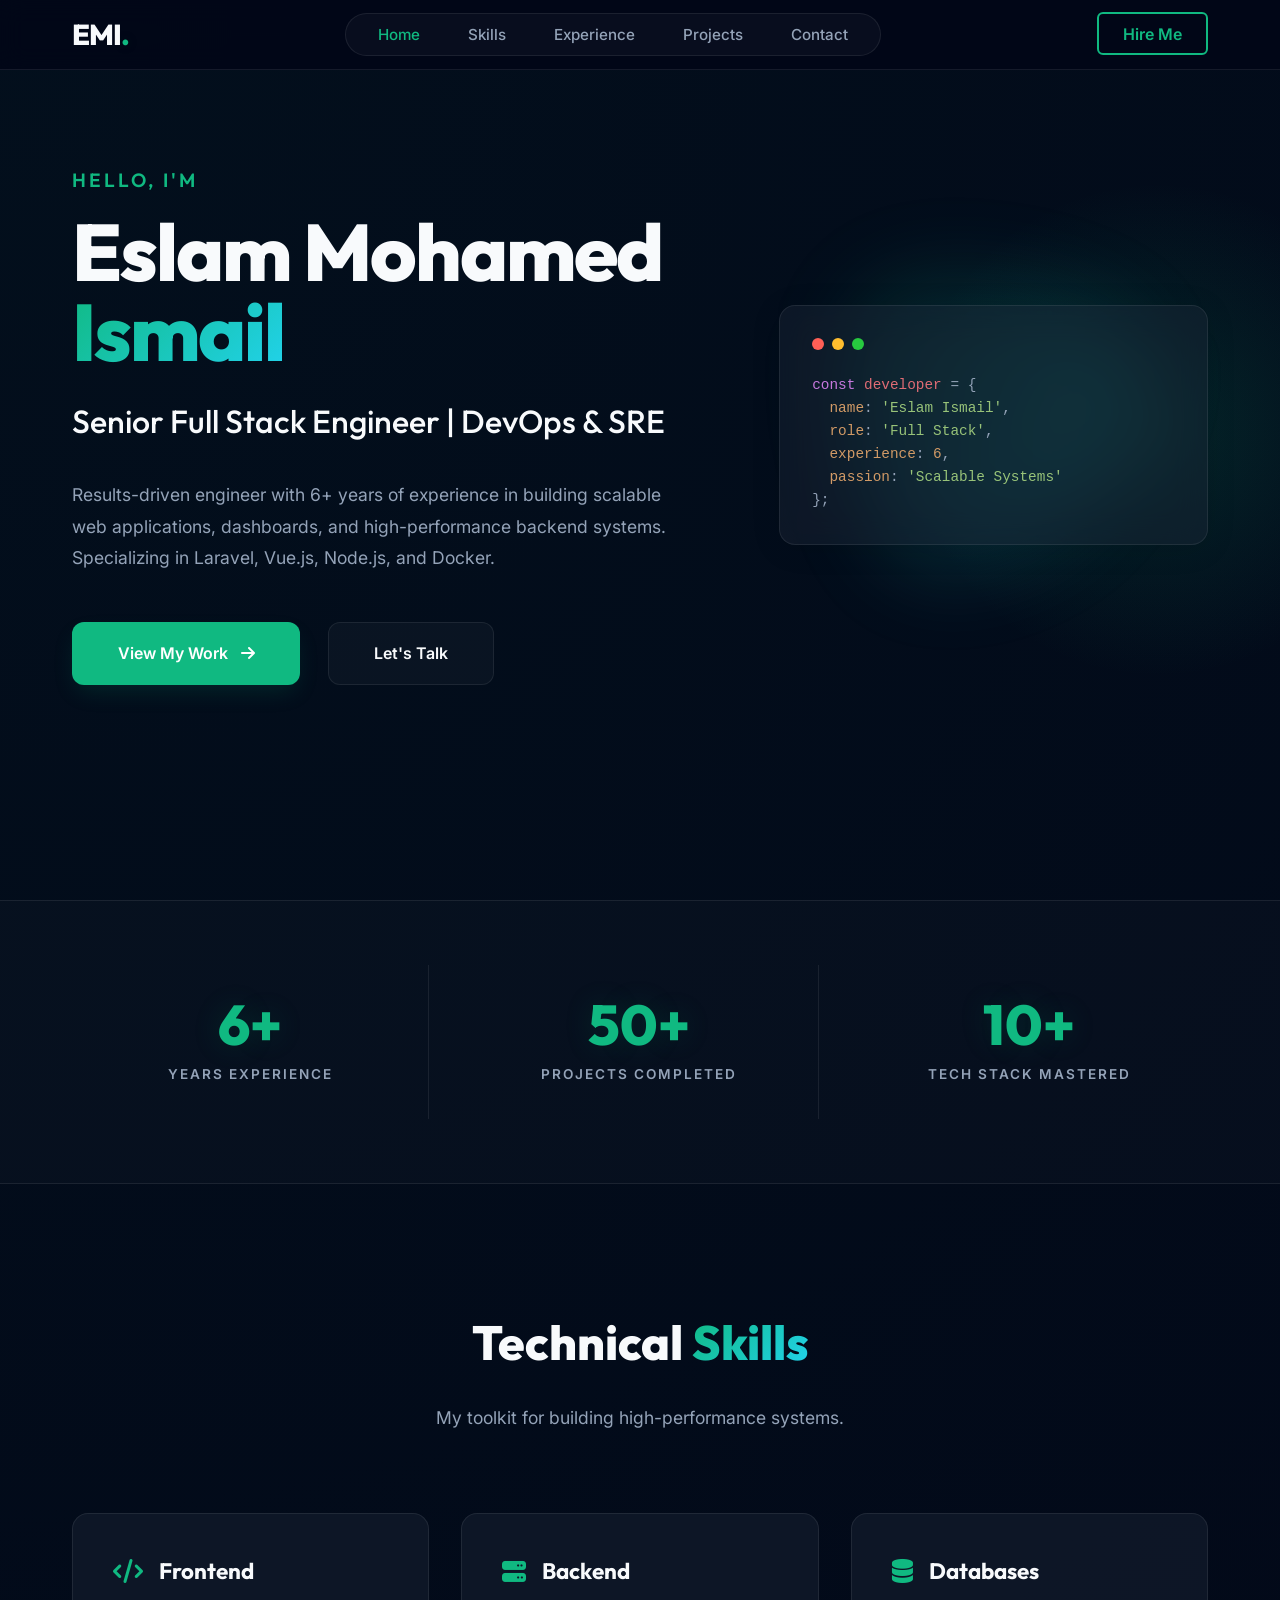
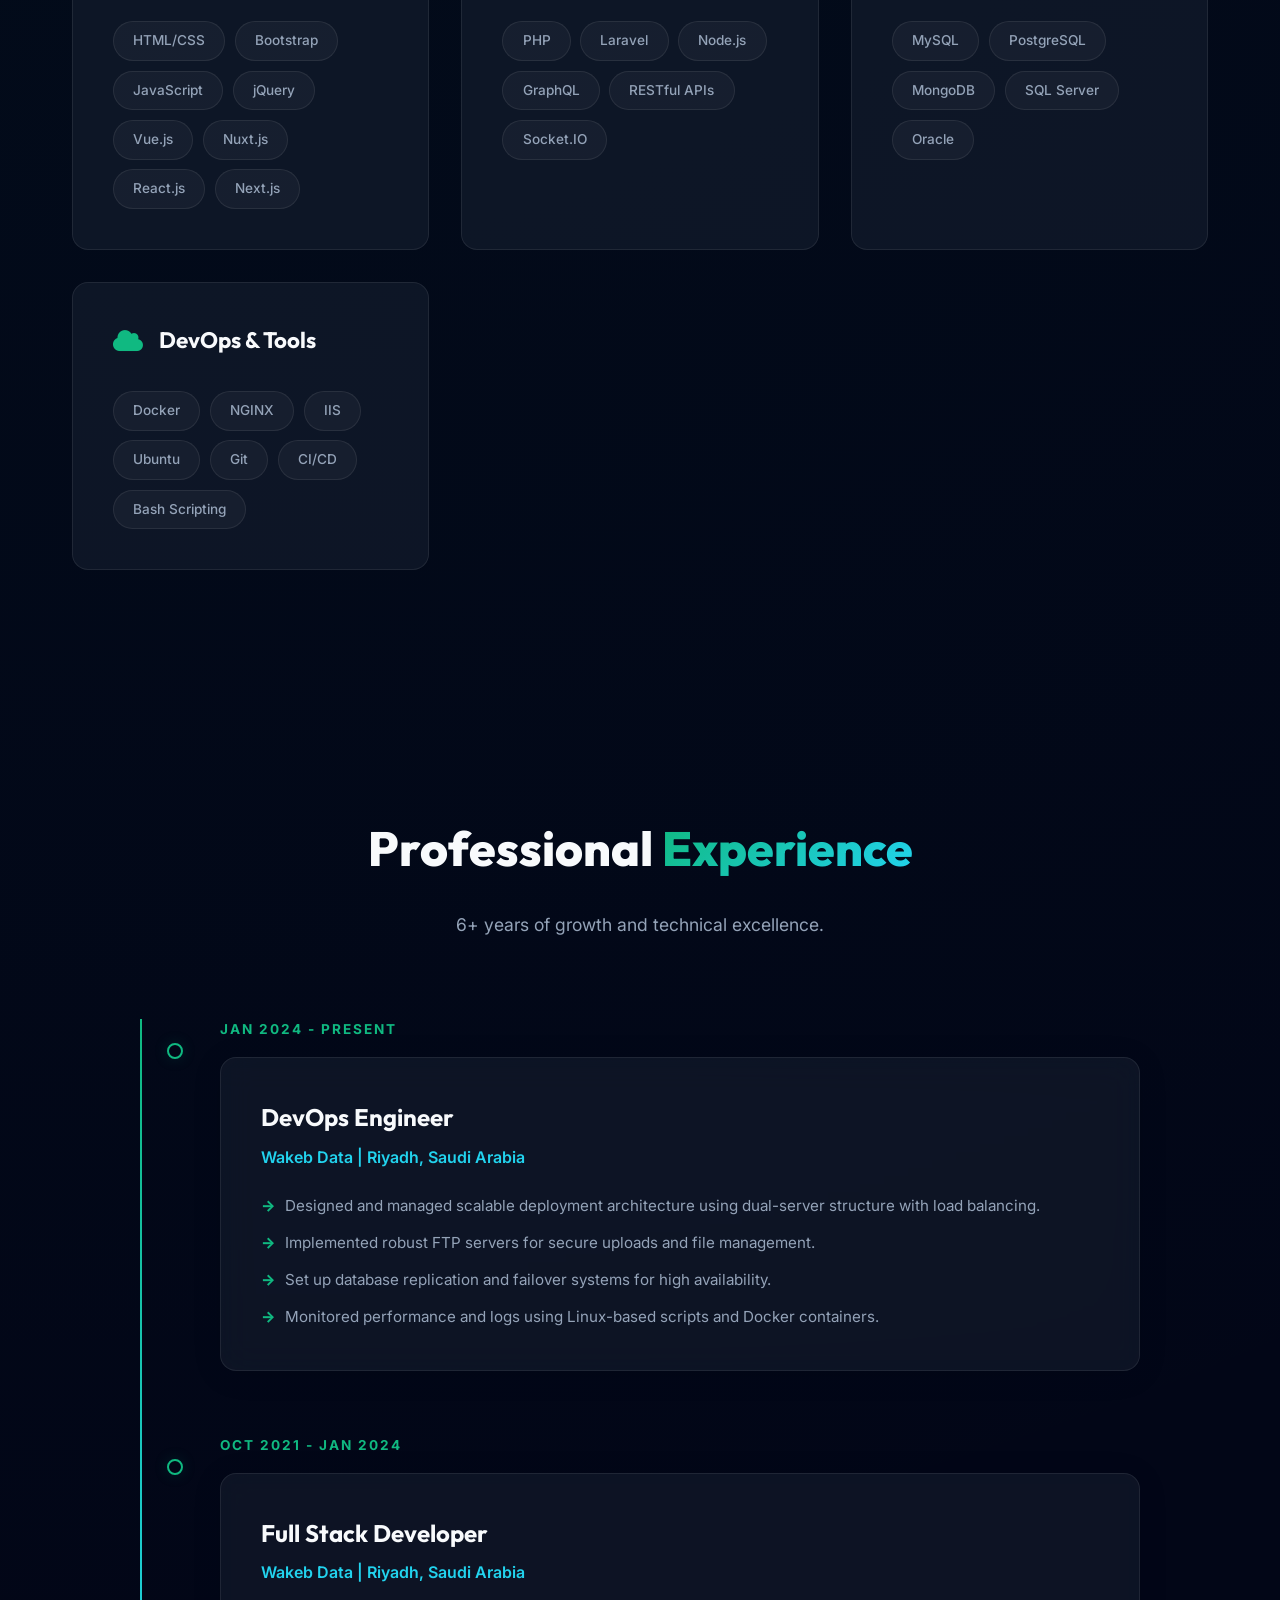
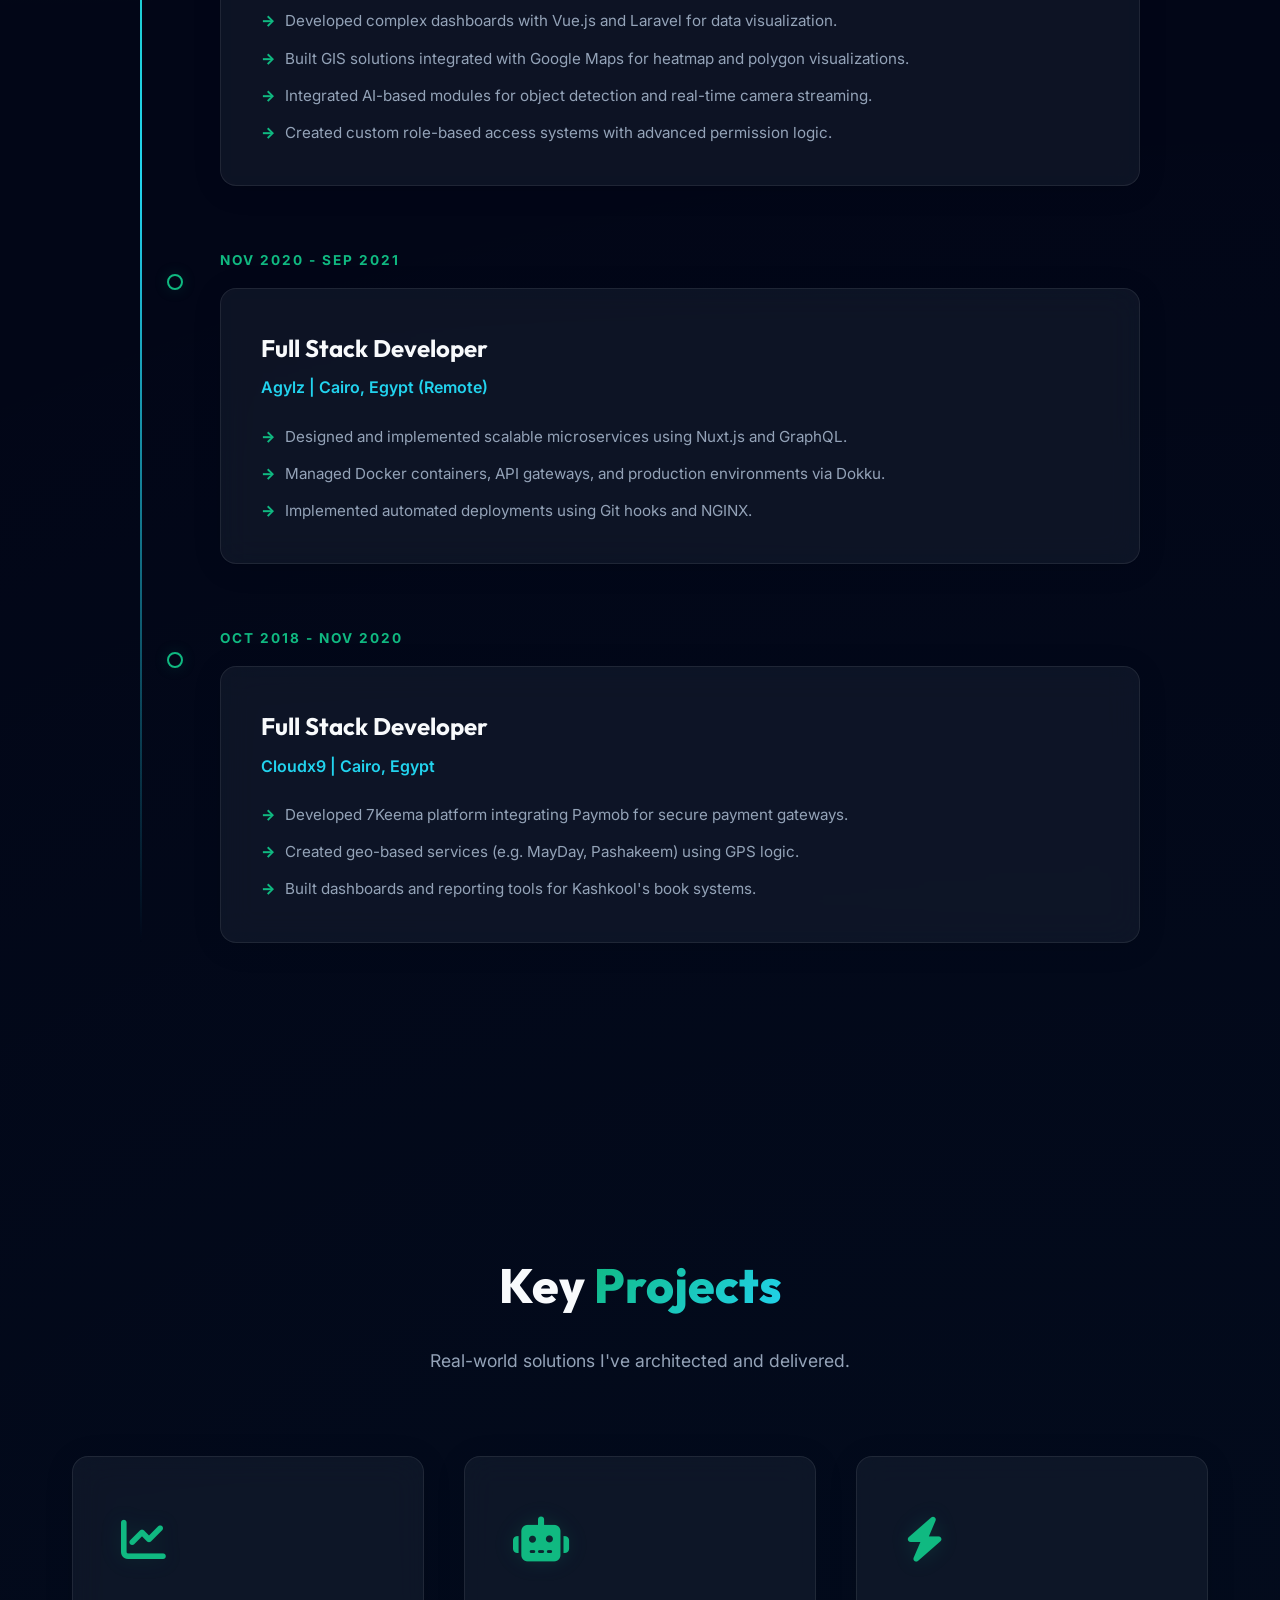
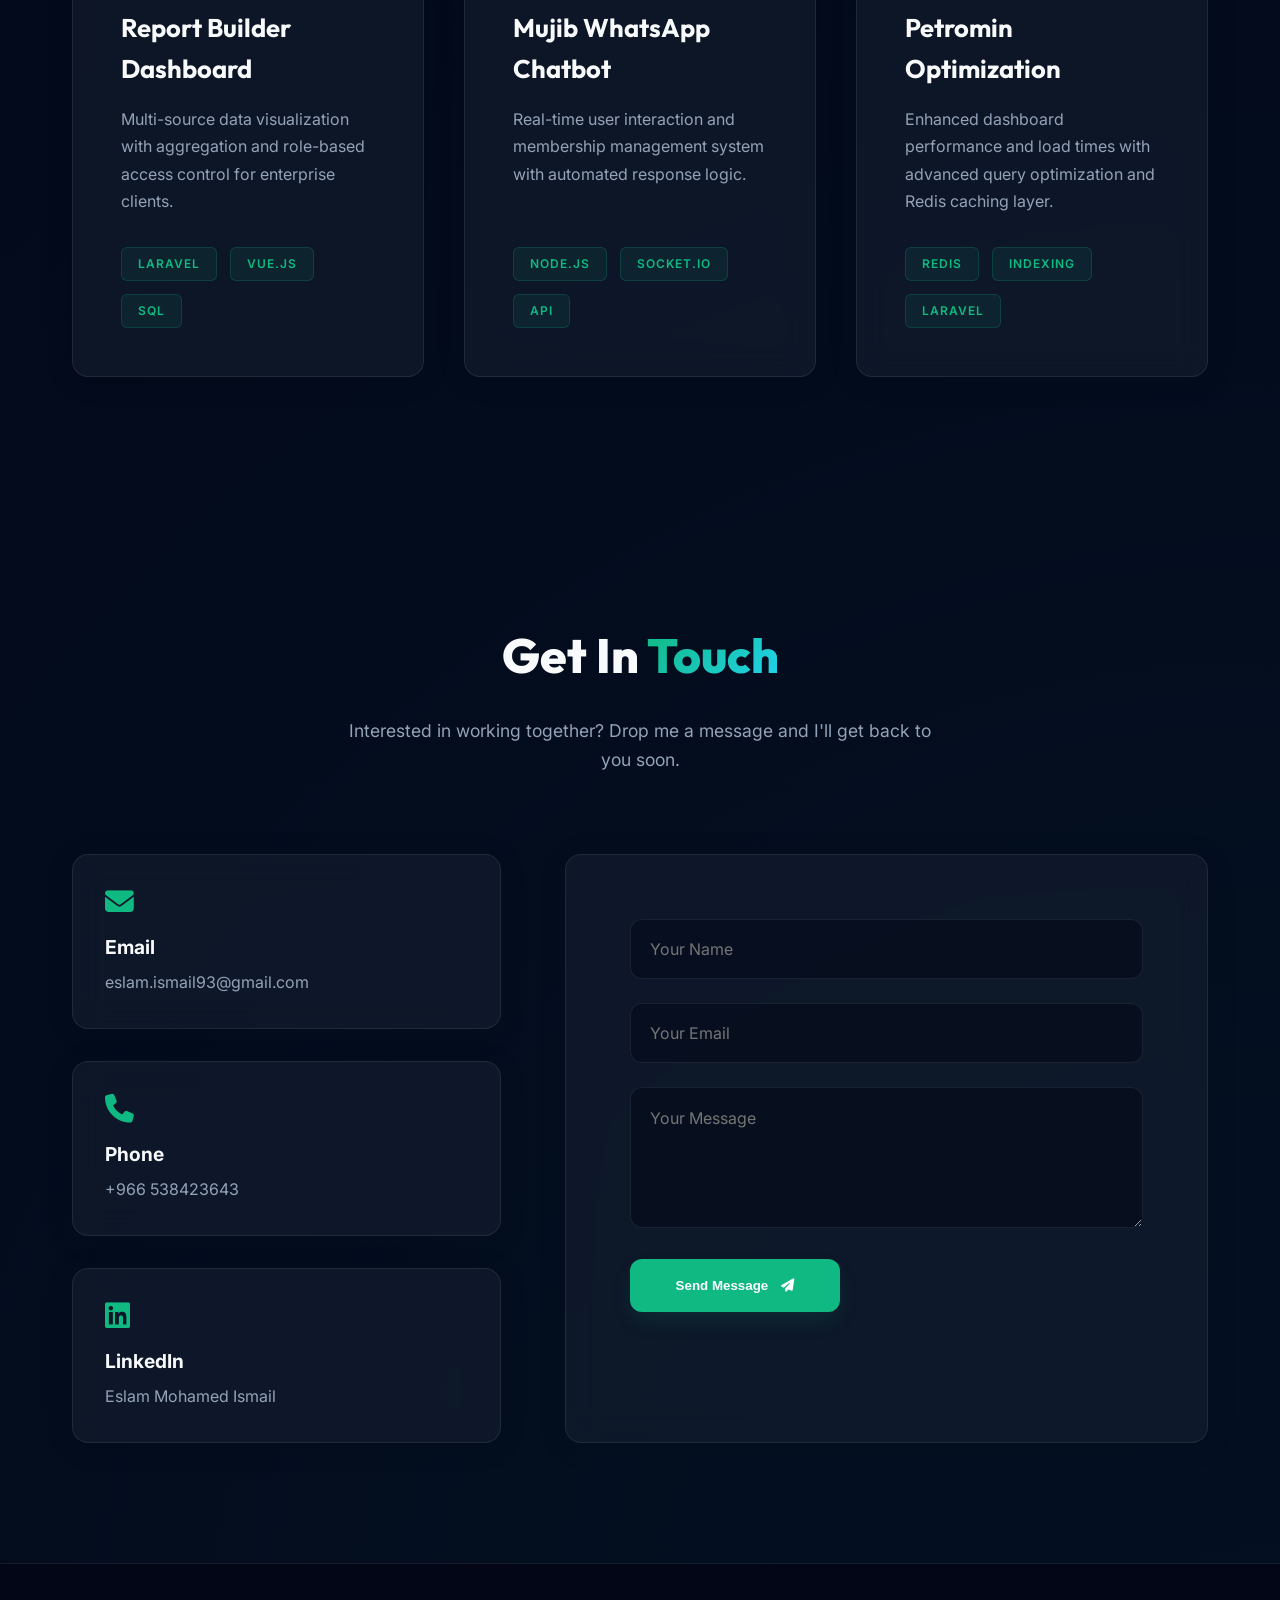
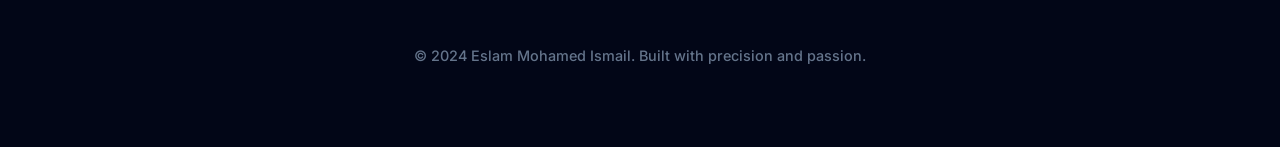
<file: index.html>
<!doctype html>
<html lang="en">
  <head>
    <meta charset="UTF-8" />
    <meta name="viewport" content="width=device-width, initial-scale=1.0" />
    <title>Eslam Mohamed Ismail | Senior Full Stack & DevOps Engineer</title>
    <meta
      name="description"
      content="Portfolio of Eslam Mohamed Ismail, a Senior Full Stack & DevOps Engineer with 6+ years of experience in building scalable web applications and CI/CD pipelines."
    />
    <meta
      name="keywords"
      content="Senior Full Stack Engineer, DevOps Engineer, PHP, Laravel, Node.js, Vue.js, Docker, CI/CD, Riyadh, Saudi Arabia"
    />

    <!-- OpenGraph for Professional Sharing -->
    <meta
      property="og:title"
      content="Eslam Mohamed Ismail | Senior Full Stack & DevOps Engineer"
    />
    <meta
      property="og:description"
      content="6+ years experience in Laravel, Vue.js, Node.js, and Docker. Building scalable web systems."
    />
    <meta property="og:type" content="website" />
    <meta
      property="og:url"
      content="https://eslamismail.github.io/portfolio/"
    />

    <!-- Structured Data (JSON-LD) for ATS & Search Engines -->
    <script type="application/ld+json">
      {
        "@context": "https://schema.org",
        "@type": "Person",
        "name": "Eslam Mohamed Ismail",
        "jobTitle": "Senior Full Stack & DevOps Engineer",
        "url": "https://eslamismail.github.io/portfolio/",
        "sameAs": ["https://www.linkedin.com/in/eslam-ismail-93/"],
        "knowsAbout": [
          "PHP",
          "Laravel",
          "Node.js",
          "Vue.js",
          "Docker",
          "DevOps",
          "CI/CD",
          "NGINX",
          "PostgreSQL",
          "MongoDB"
        ],
        "description": "Senior Full Stack & DevOps Engineer with 6+ years of experience in building scalable web applications and CI/CD pipelines.",
        "worksFor": {
          "@type": "Organization",
          "name": "Wakeb Data"
        }
      }
    </script>

    <!-- Google Fonts -->
    <link rel="preconnect" href="https://fonts.googleapis.com" />
    <link rel="preconnect" href="https://fonts.gstatic.com" crossorigin />
    <link
      href="https://fonts.googleapis.com/css2?family=Inter:wght@300;400;500;600;700&family=Outfit:wght@400;600;800&display=swap"
      rel="stylesheet"
    />
    <link rel="stylesheet" href="style.css" />
    <!-- Font Awesome -->
    <link
      rel="stylesheet"
      href="https://cdnjs.cloudflare.com/ajax/libs/font-awesome/6.4.0/css/all.min.css"
    />
  </head>
  <body class="dark-theme">
    <div class="cursor-glow"></div>

    <nav class="glass-nav" role="navigation" aria-label="Main Navigation">
      <div class="nav-container">
        <a href="#" class="logo" aria-label="EMI Home">EMI<span>.</span></a>
        <ul class="nav-links">
          <li><a href="#hero">Home</a></li>
          <li><a href="#skills">Skills</a></li>
          <li><a href="#experience">Experience</a></li>
          <li><a href="#projects">Projects</a></li>
          <li><a href="#contact">Contact</a></li>
        </ul>
        <div class="nav-cta">
          <a
            href="mailto:eslam.ismail93@gmail.com"
            class="btn-outline"
            aria-label="Hire Eslam"
            >Hire Me</a
          >
        </div>
      </div>
    </nav>

    <main id="main-content" role="main">
      <!-- Hero Section -->
      <section id="hero" class="hero-section" aria-labelledby="hero-title">
        <div class="container grid-hero">
          <div class="hero-content">
            <h2 class="reveal">Hello, I'm</h2>
            <h1 id="hero-title" class="reveal">
              Eslam Mohamed <span class="accent">Ismail</span>
            </h1>
            <h3 class="reveal">Senior Full Stack Engineer | DevOps & SRE</h3>
            <p class="reveal">
              Results-driven engineer with 6+ years of experience in building
              scalable web applications, dashboards, and high-performance
              backend systems. Specializing in Laravel, Vue.js, Node.js, and
              Docker.
            </p>
            <div class="hero-btns reveal">
              <a
                href="#projects"
                class="btn-primary"
                aria-label="View Eslam's Projects"
                >View My Work <i class="fas fa-arrow-right"></i
              ></a>
              <a href="#contact" class="btn-secondary">Let's Talk</a>
            </div>
          </div>
          <div class="hero-visual reveal" aria-hidden="true">
            <div class="shape-blob"></div>
            <div class="hero-card glass">
              <div class="code-header">
                <span class="dot red"></span>
                <span class="dot yellow"></span>
                <span class="dot green"></span>
              </div>
              <div class="code-content">
                <pre><code><span class="keyword">const</span> <span class="variable">developer</span> = {
  <span class="property">name</span>: <span class="string">'Eslam Ismail'</span>,
  <span class="property">role</span>: <span class="string">'Full Stack'</span>,
  <span class="property">experience</span>: <span class="number">6</span>,
  <span class="property">passion</span>: <span class="string">'Scalable Systems'</span>
};</code></pre>
              </div>
            </div>
          </div>
        </div>
      </section>

      <!-- Stats Counter Section -->
      <section
        class="stats-section reveal"
        aria-label="Professional Statistics"
      >
        <div class="container grid-stats">
          <div class="stat-item reveal-child">
            <span class="stat-number">6+</span>
            <span class="stat-label">Years Experience</span>
          </div>
          <div class="stat-item reveal-child">
            <span class="stat-number">50+</span>
            <span class="stat-label">Projects Completed</span>
          </div>
          <div class="stat-item reveal-child">
            <span class="stat-number">10+</span>
            <span class="stat-label">Tech Stack Mastered</span>
          </div>
        </div>
      </section>

      <!-- Technical Skills Section -->
      <section
        id="skills"
        class="skills-section"
        aria-labelledby="skills-title"
      >
        <div class="container">
          <div class="section-header reveal">
            <h2 id="skills-title">
              Technical <span class="accent">Skills</span>
            </h2>
            <p>My toolkit for building high-performance systems.</p>
          </div>
          <div class="skills-grid reveal">
            <div class="skill-category reveal-child">
              <h3><i class="fas fa-code" aria-hidden="true"></i> Frontend</h3>
              <div class="skill-tags">
                <span>HTML/CSS</span><span>Bootstrap</span
                ><span>JavaScript</span><span>jQuery</span><span>Vue.js</span
                ><span>Nuxt.js</span><span>React.js</span><span>Next.js</span>
              </div>
            </div>
            <div class="skill-category reveal-child">
              <h3><i class="fas fa-server" aria-hidden="true"></i> Backend</h3>
              <div class="skill-tags">
                <span>PHP</span><span>Laravel</span><span>Node.js</span
                ><span>GraphQL</span><span>RESTful APIs</span
                ><span>Socket.IO</span>
              </div>
            </div>
            <div class="skill-category reveal-child">
              <h3>
                <i class="fas fa-database" aria-hidden="true"></i> Databases
              </h3>
              <div class="skill-tags">
                <span>MySQL</span><span>PostgreSQL</span><span>MongoDB</span
                ><span>SQL Server</span><span>Oracle</span>
              </div>
            </div>
            <div class="skill-category reveal-child">
              <h3>
                <i class="fas fa-cloud" aria-hidden="true"></i> DevOps & Tools
              </h3>
              <div class="skill-tags">
                <span>Docker</span><span>NGINX</span><span>IIS</span
                ><span>Ubuntu</span><span>Git</span><span>CI/CD</span
                ><span>Bash Scripting</span>
              </div>
            </div>
          </div>
        </div>
      </section>

      <!-- Experience Section -->
      <section
        id="experience"
        class="experience-section"
        aria-labelledby="experience-title"
      >
        <div class="container">
          <div class="section-header reveal">
            <h2 id="experience-title">
              Professional <span class="accent">Experience</span>
            </h2>
            <p>6+ years of growth and technical excellence.</p>
          </div>
          <div class="timeline">
            <div class="timeline-item reveal">
              <span class="timeline-date">Jan 2024 - Present</span>
              <div class="timeline-content glass">
                <h3>DevOps Engineer</h3>
                <h4>Wakeb Data | Riyadh, Saudi Arabia</h4>
                <ul>
                  <li>
                    Designed and managed scalable deployment architecture using
                    dual-server structure with load balancing.
                  </li>
                  <li>
                    Implemented robust FTP servers for secure uploads and file
                    management.
                  </li>
                  <li>
                    Set up database replication and failover systems for high
                    availability.
                  </li>
                  <li>
                    Monitored performance and logs using Linux-based scripts and
                    Docker containers.
                  </li>
                </ul>
              </div>
            </div>
            <div class="timeline-item reveal">
              <span class="timeline-date">Oct 2021 - Jan 2024</span>
              <div class="timeline-content glass">
                <h3>Full Stack Developer</h3>
                <h4>Wakeb Data | Riyadh, Saudi Arabia</h4>
                <ul>
                  <li>
                    Developed complex dashboards with Vue.js and Laravel for
                    data visualization.
                  </li>
                  <li>
                    Built GIS solutions integrated with Google Maps for heatmap
                    and polygon visualizations.
                  </li>
                  <li>
                    Integrated AI-based modules for object detection and
                    real-time camera streaming.
                  </li>
                  <li>
                    Created custom role-based access systems with advanced
                    permission logic.
                  </li>
                </ul>
              </div>
            </div>
            <div class="timeline-item reveal">
              <span class="timeline-date">Nov 2020 - Sep 2021</span>
              <div class="timeline-content glass">
                <h3>Full Stack Developer</h3>
                <h4>Agylz | Cairo, Egypt (Remote)</h4>
                <ul>
                  <li>
                    Designed and implemented scalable microservices using
                    Nuxt.js and GraphQL.
                  </li>
                  <li>
                    Managed Docker containers, API gateways, and production
                    environments via Dokku.
                  </li>
                  <li>
                    Implemented automated deployments using Git hooks and NGINX.
                  </li>
                </ul>
              </div>
            </div>
            <div class="timeline-item reveal">
              <span class="timeline-date">Oct 2018 - Nov 2020</span>
              <div class="timeline-content glass">
                <h3>Full Stack Developer</h3>
                <h4>Cloudx9 | Cairo, Egypt</h4>
                <ul>
                  <li>
                    Developed 7Keema platform integrating Paymob for secure
                    payment gateways.
                  </li>
                  <li>
                    Created geo-based services (e.g. MayDay, Pashakeem) using
                    GPS logic.
                  </li>
                  <li>
                    Built dashboards and reporting tools for Kashkool's book
                    systems.
                  </li>
                </ul>
              </div>
            </div>
          </div>
        </div>
      </section>

      <!-- Projects Section -->
      <section
        id="projects"
        class="projects-section"
        aria-labelledby="projects-title"
      >
        <div class="container">
          <div class="section-header reveal">
            <h2 id="projects-title">
              Key <span class="accent">Projects</span>
            </h2>
            <p>Real-world solutions I've architected and delivered.</p>
          </div>
          <div class="projects-grid">
            <div class="project-card reveal glass">
              <div class="project-icon">
                <i class="fas fa-chart-line" aria-hidden="true"></i>
              </div>
              <h3>Report Builder Dashboard</h3>
              <p>
                Multi-source data visualization with aggregation and role-based
                access control for enterprise clients.
              </p>
              <div class="project-tags">
                <span>Laravel</span><span>Vue.js</span><span>SQL</span>
              </div>
            </div>
            <div class="project-card reveal glass">
              <div class="project-icon">
                <i class="fas fa-robot" aria-hidden="true"></i>
              </div>
              <h3>Mujib WhatsApp Chatbot</h3>
              <p>
                Real-time user interaction and membership management system with
                automated response logic.
              </p>
              <div class="project-tags">
                <span>Node.js</span><span>Socket.IO</span><span>API</span>
              </div>
            </div>
            <div class="project-card reveal glass">
              <div class="project-icon">
                <i class="fas fa-bolt" aria-hidden="true"></i>
              </div>
              <h3>Petromin Optimization</h3>
              <p>
                Enhanced dashboard performance and load times with advanced
                query optimization and Redis caching layer.
              </p>
              <div class="project-tags">
                <span>Redis</span><span>Indexing</span><span>Laravel</span>
              </div>
            </div>
          </div>
        </div>
      </section>

      <!-- Contact Section -->
      <section
        id="contact"
        class="contact-section"
        aria-labelledby="contact-title"
      >
        <div class="container">
          <div class="section-header reveal">
            <h2 id="contact-title">Get In <span class="accent">Touch</span></h2>
            <p>
              Interested in working together? Drop me a message and I'll get
              back to you soon.
            </p>
          </div>
          <div class="contact-grid">
            <div class="contact-info reveal">
              <div class="contact-card glass">
                <i class="fas fa-envelope" aria-hidden="true"></i>
                <h4>Email</h4>
                <p>eslam.ismail93@gmail.com</p>
              </div>
              <div class="contact-card glass">
                <i class="fas fa-phone" aria-hidden="true"></i>
                <h4>Phone</h4>
                <p>+966 538423643</p>
              </div>
              <div class="contact-card glass">
                <i class="fab fa-linkedin" aria-hidden="true"></i>
                <h4>LinkedIn</h4>
                <p>Eslam Mohamed Ismail</p>
              </div>
            </div>
            <form
              class="contact-form reveal glass"
              onsubmit="
                event.preventDefault();
                alert('Message sent! (Mockup only)');
              "
              aria-label="Contact Form"
            >
              <div class="form-group">
                <input
                  type="text"
                  placeholder="Your Name"
                  aria-label="Your Name"
                  required
                />
              </div>
              <div class="form-group">
                <input
                  type="email"
                  placeholder="Your Email"
                  aria-label="Your Email"
                  required
                />
              </div>
              <div class="form-group">
                <textarea
                  placeholder="Your Message"
                  aria-label="Your Message"
                  rows="5"
                  required
                ></textarea>
              </div>
              <button
                type="submit"
                class="btn-primary"
                aria-label="Send Message"
              >
                Send Message
                <i class="fas fa-paper-plane" aria-hidden="true"></i>
              </button>
            </form>
          </div>
        </div>
      </section>
    </main>

    <footer class="footer">
      <div class="container">
        <p>
          &copy; 2024 Eslam Mohamed Ismail. Built with precision and passion.
        </p>
      </div>
    </footer>

    <script src="script.js"></script>
  </body>
</html>
</file>
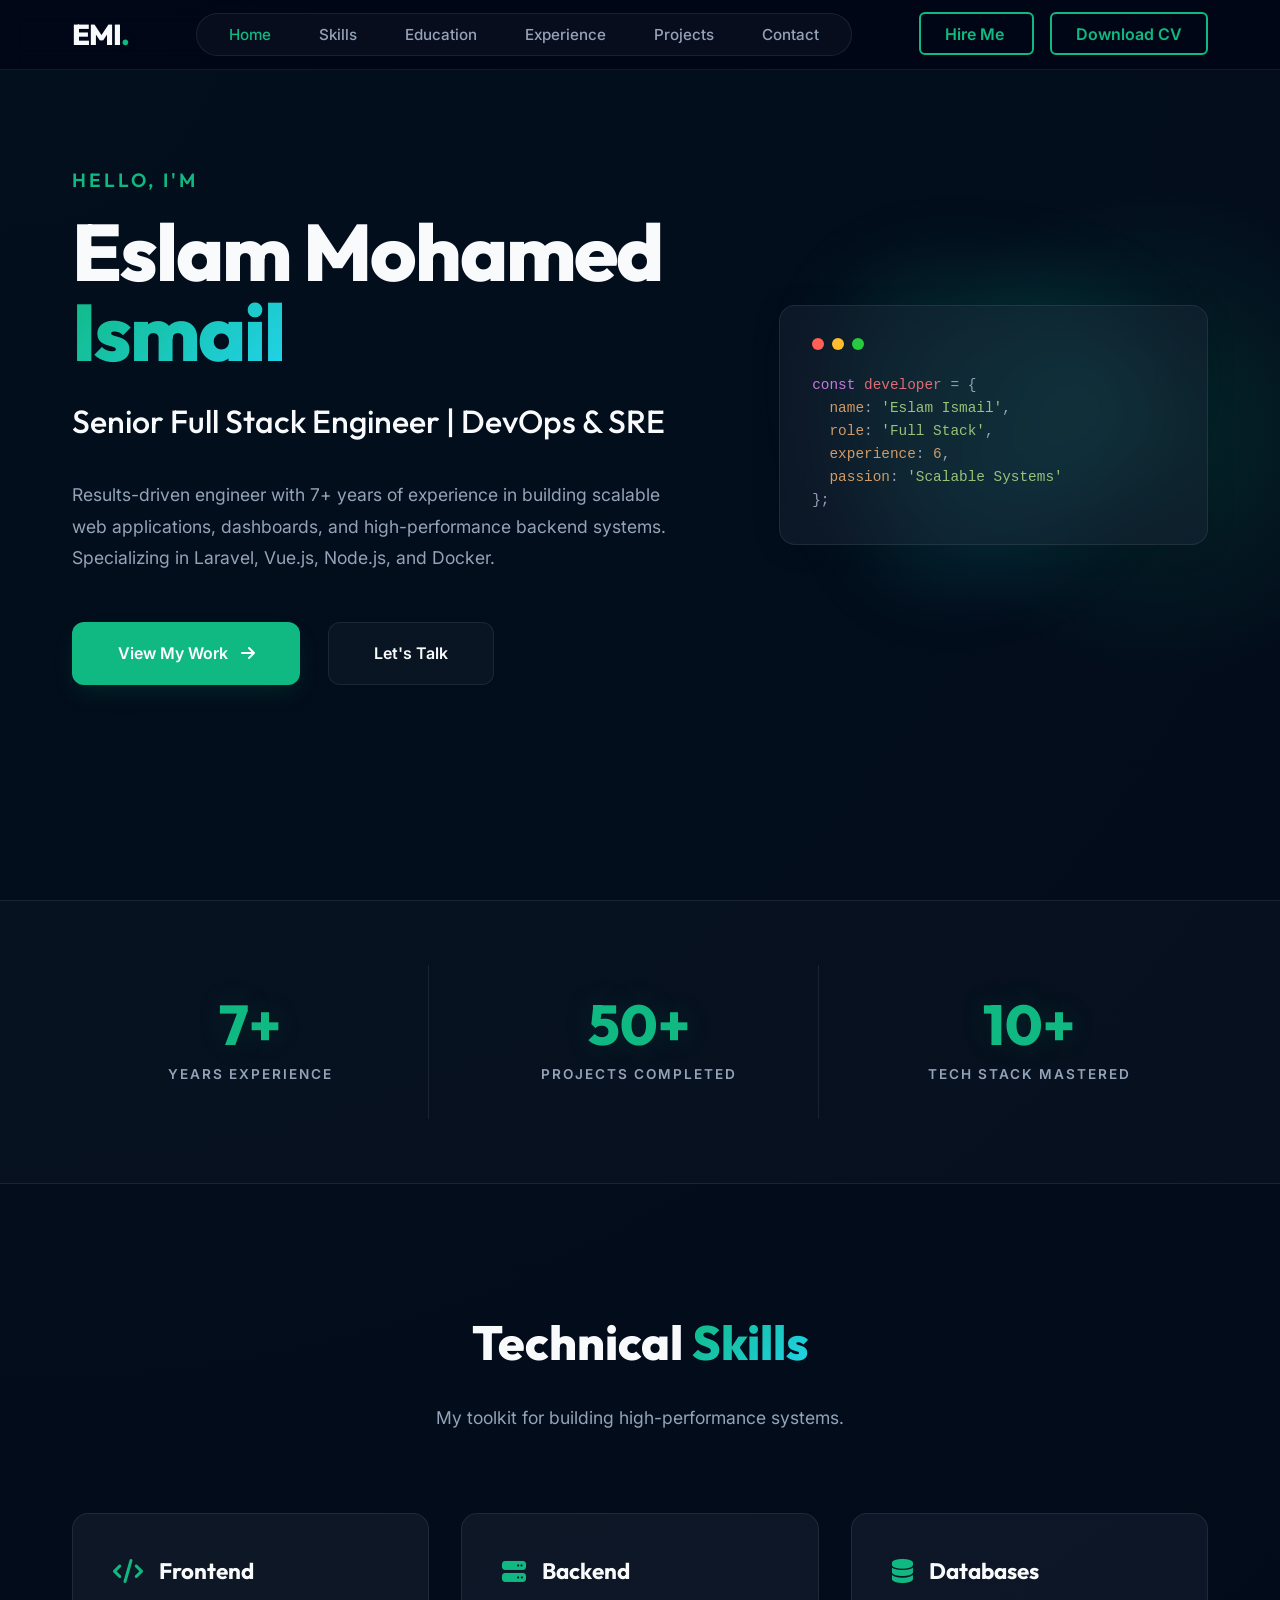
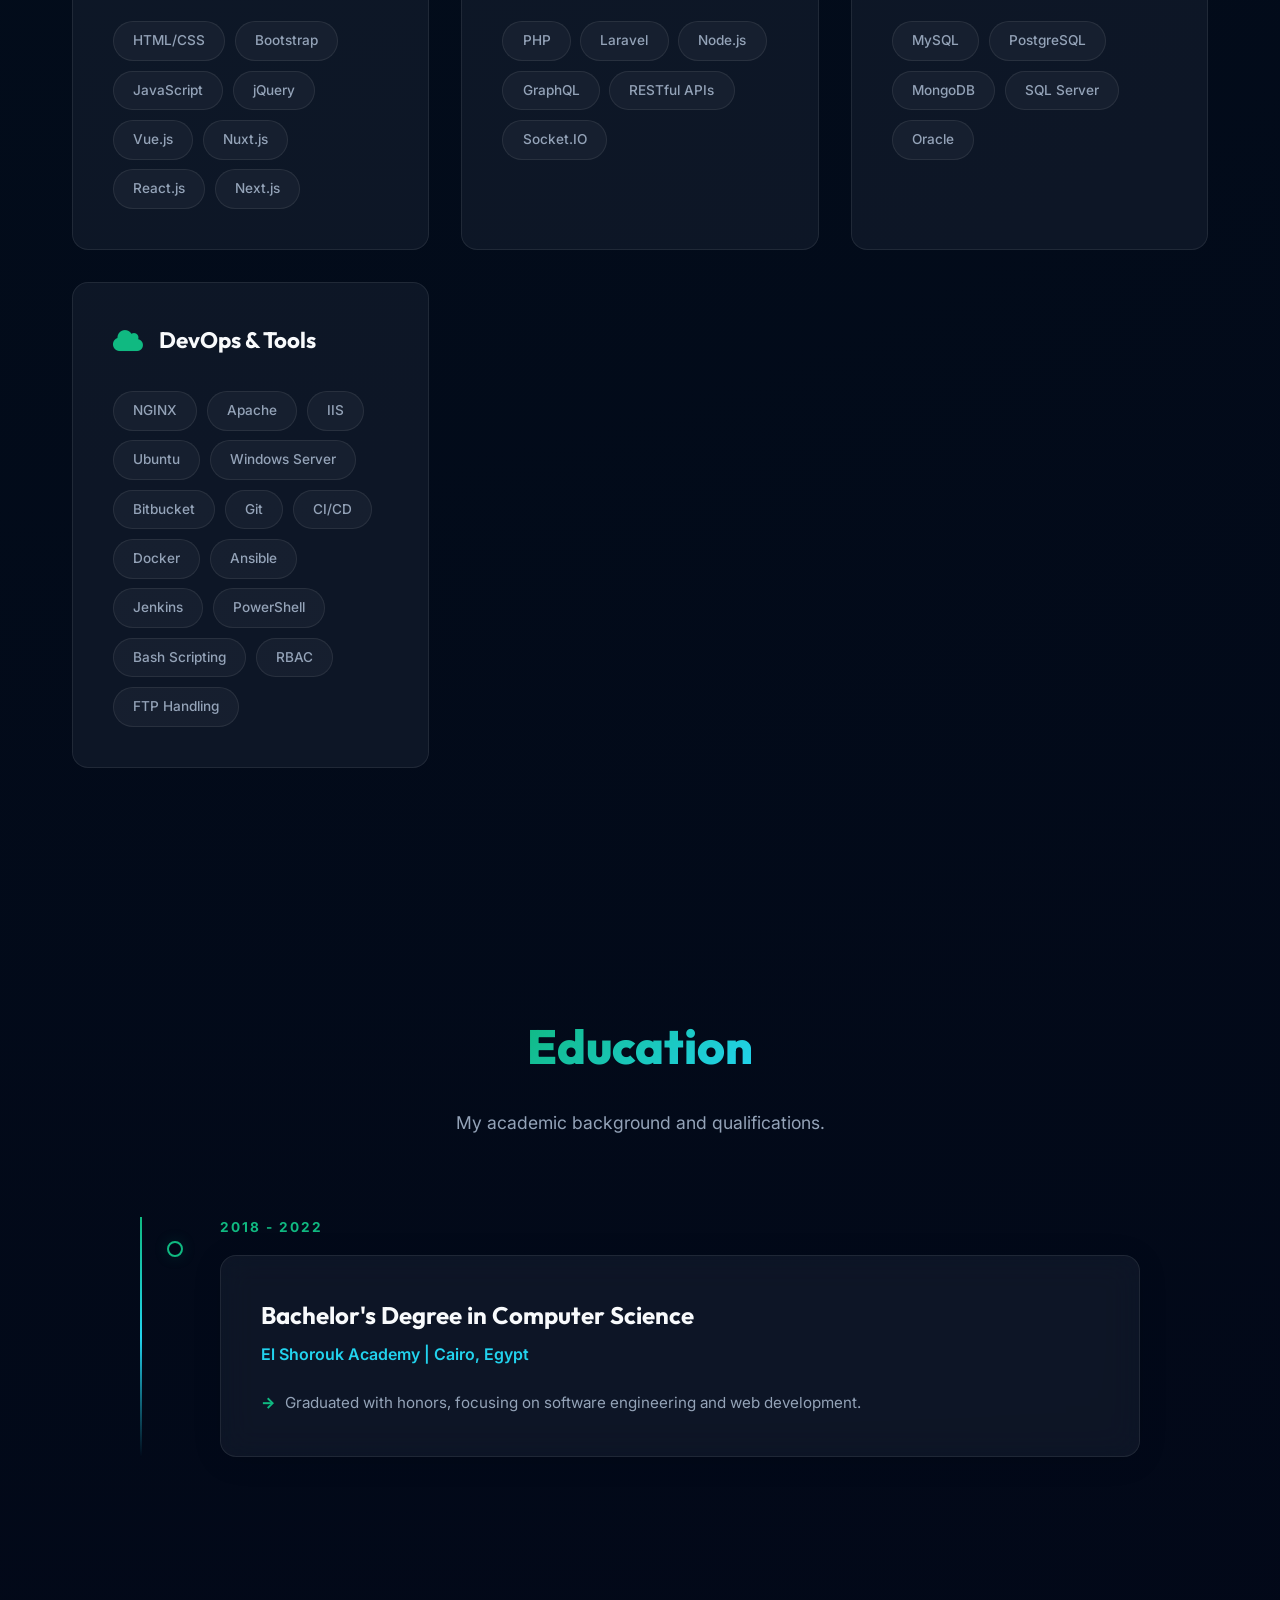
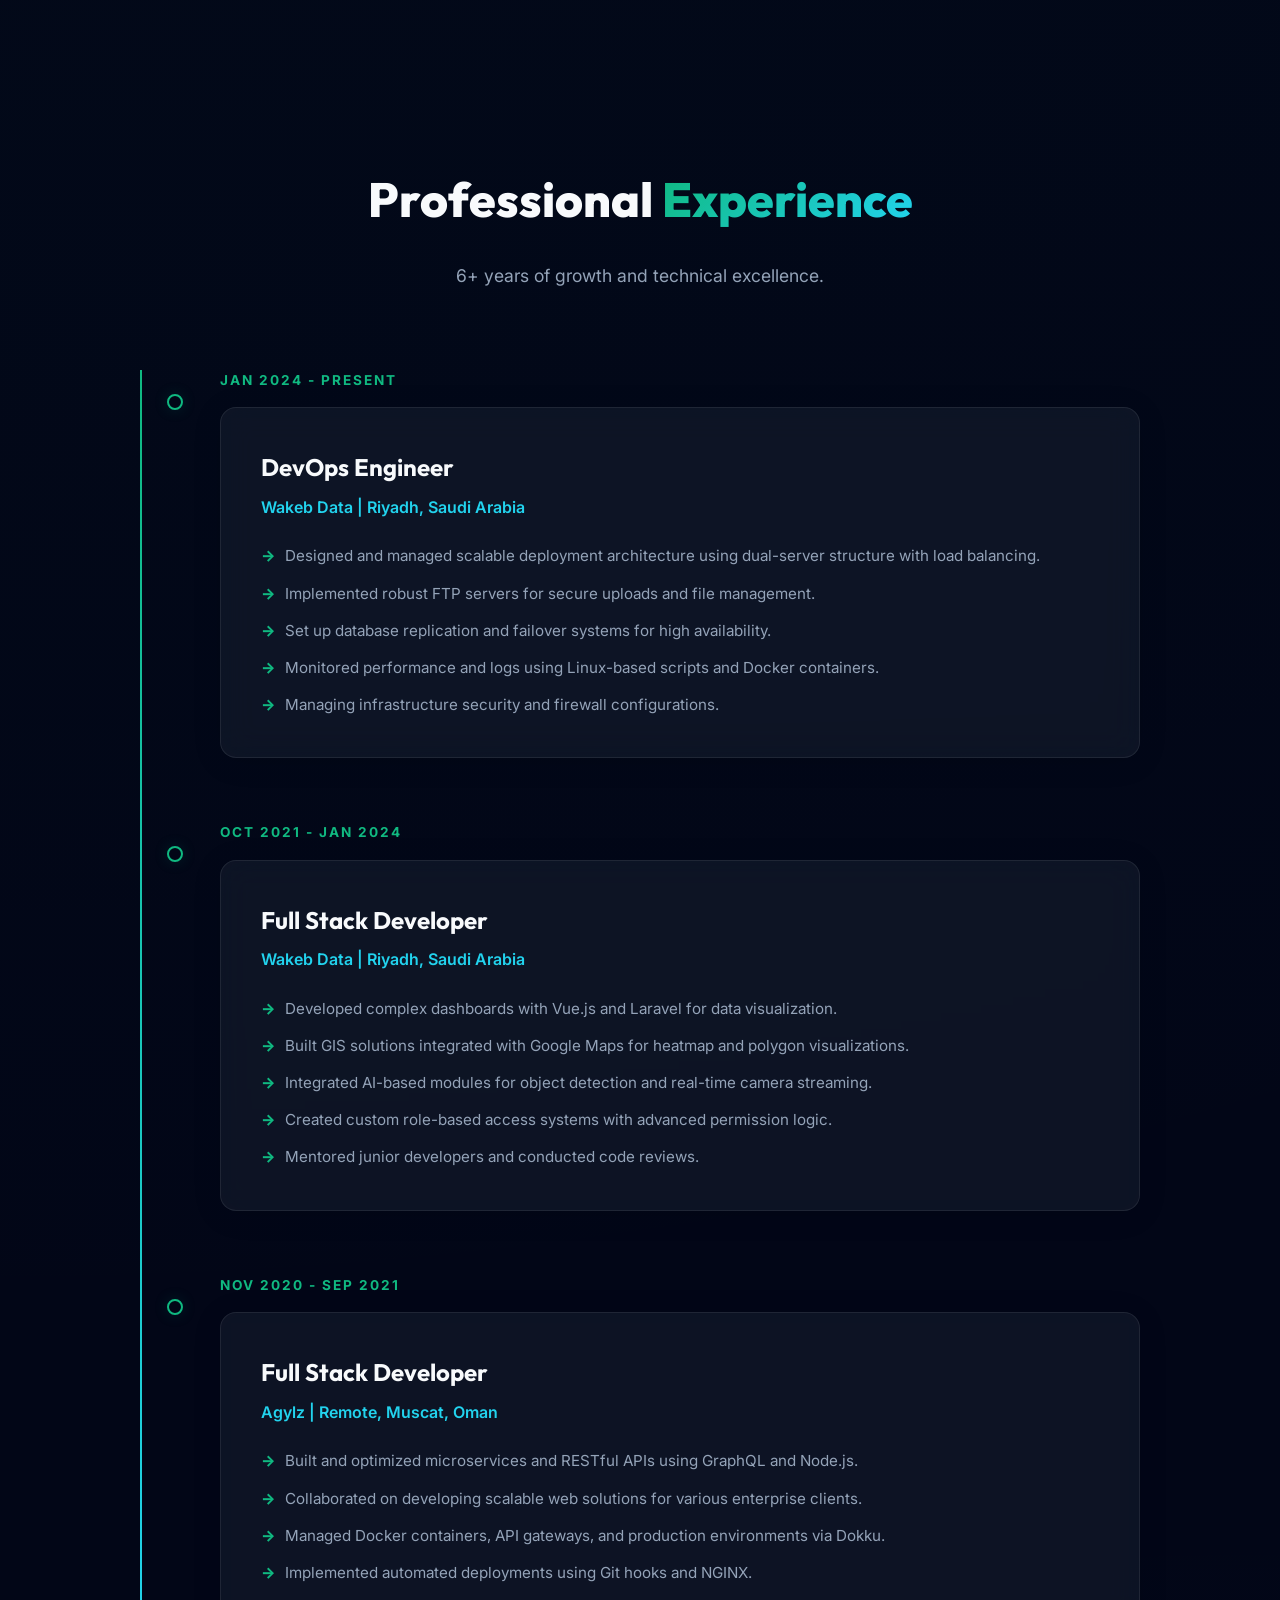
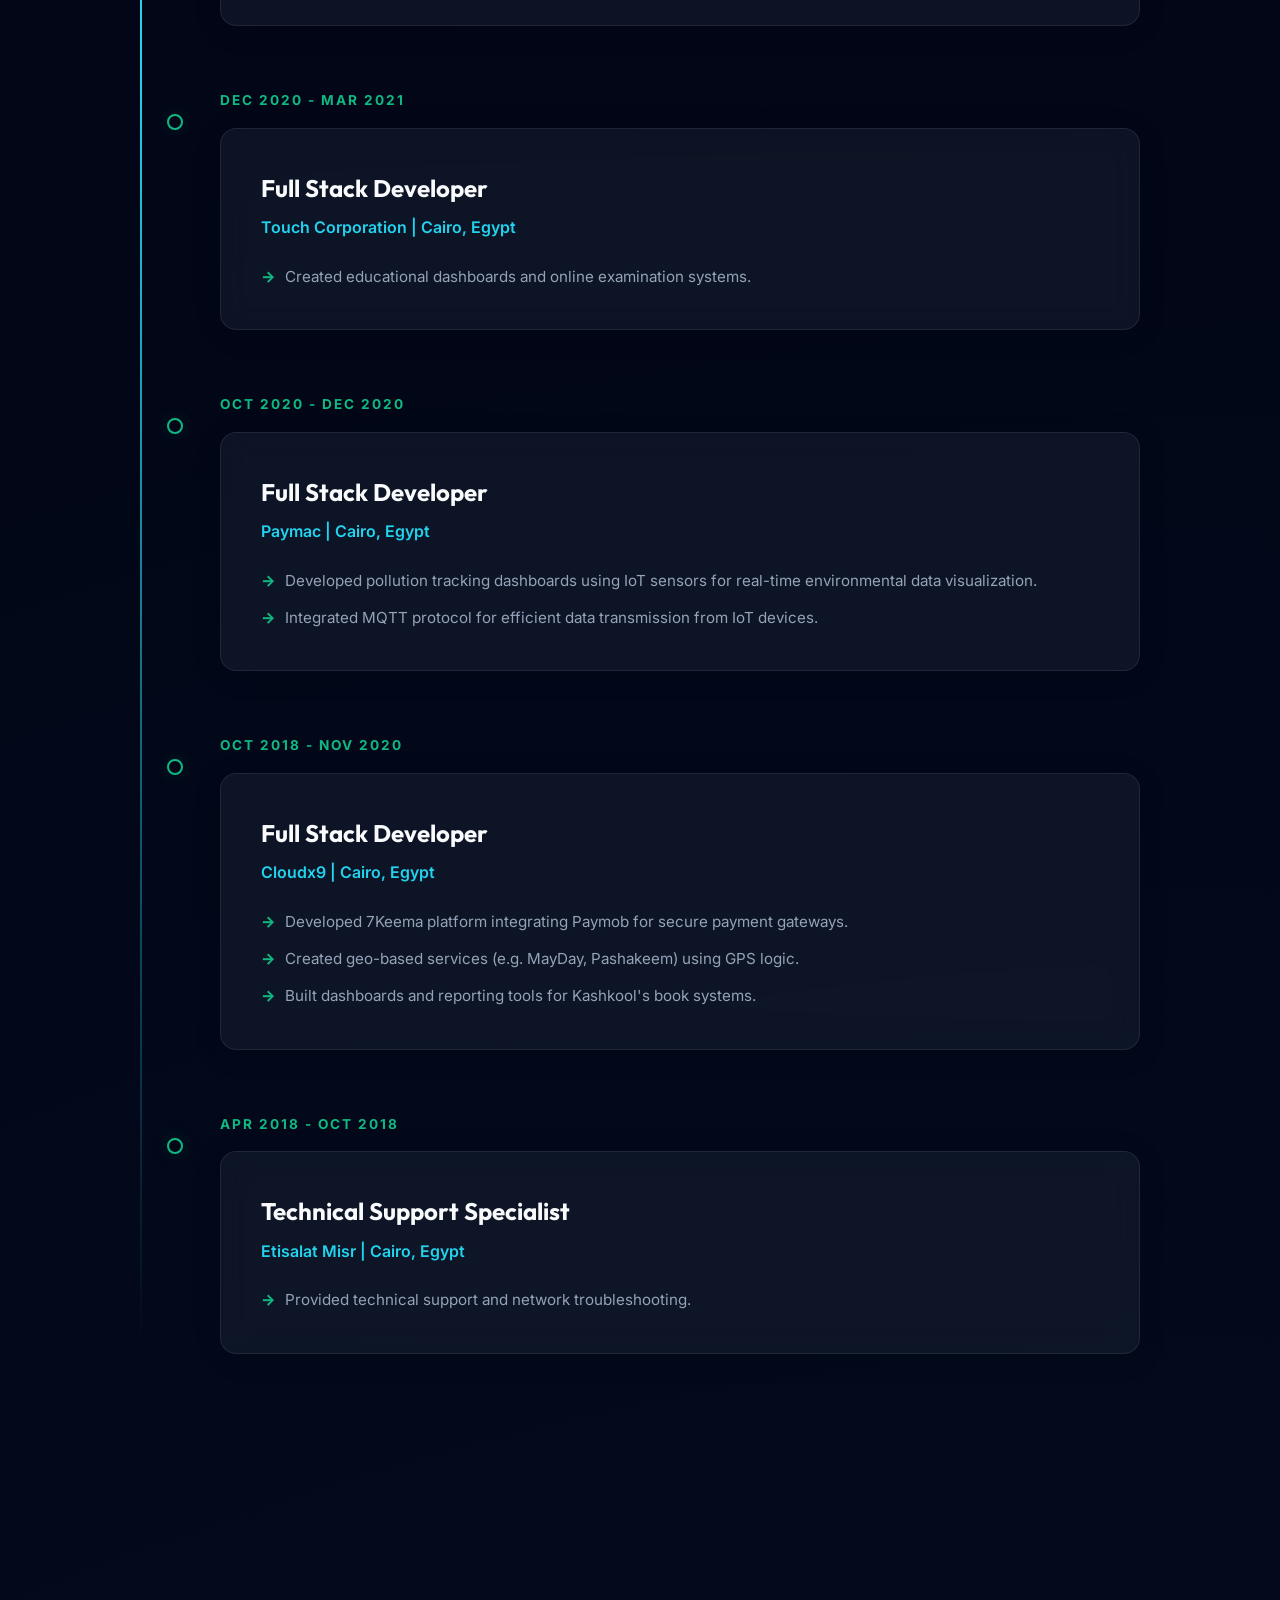
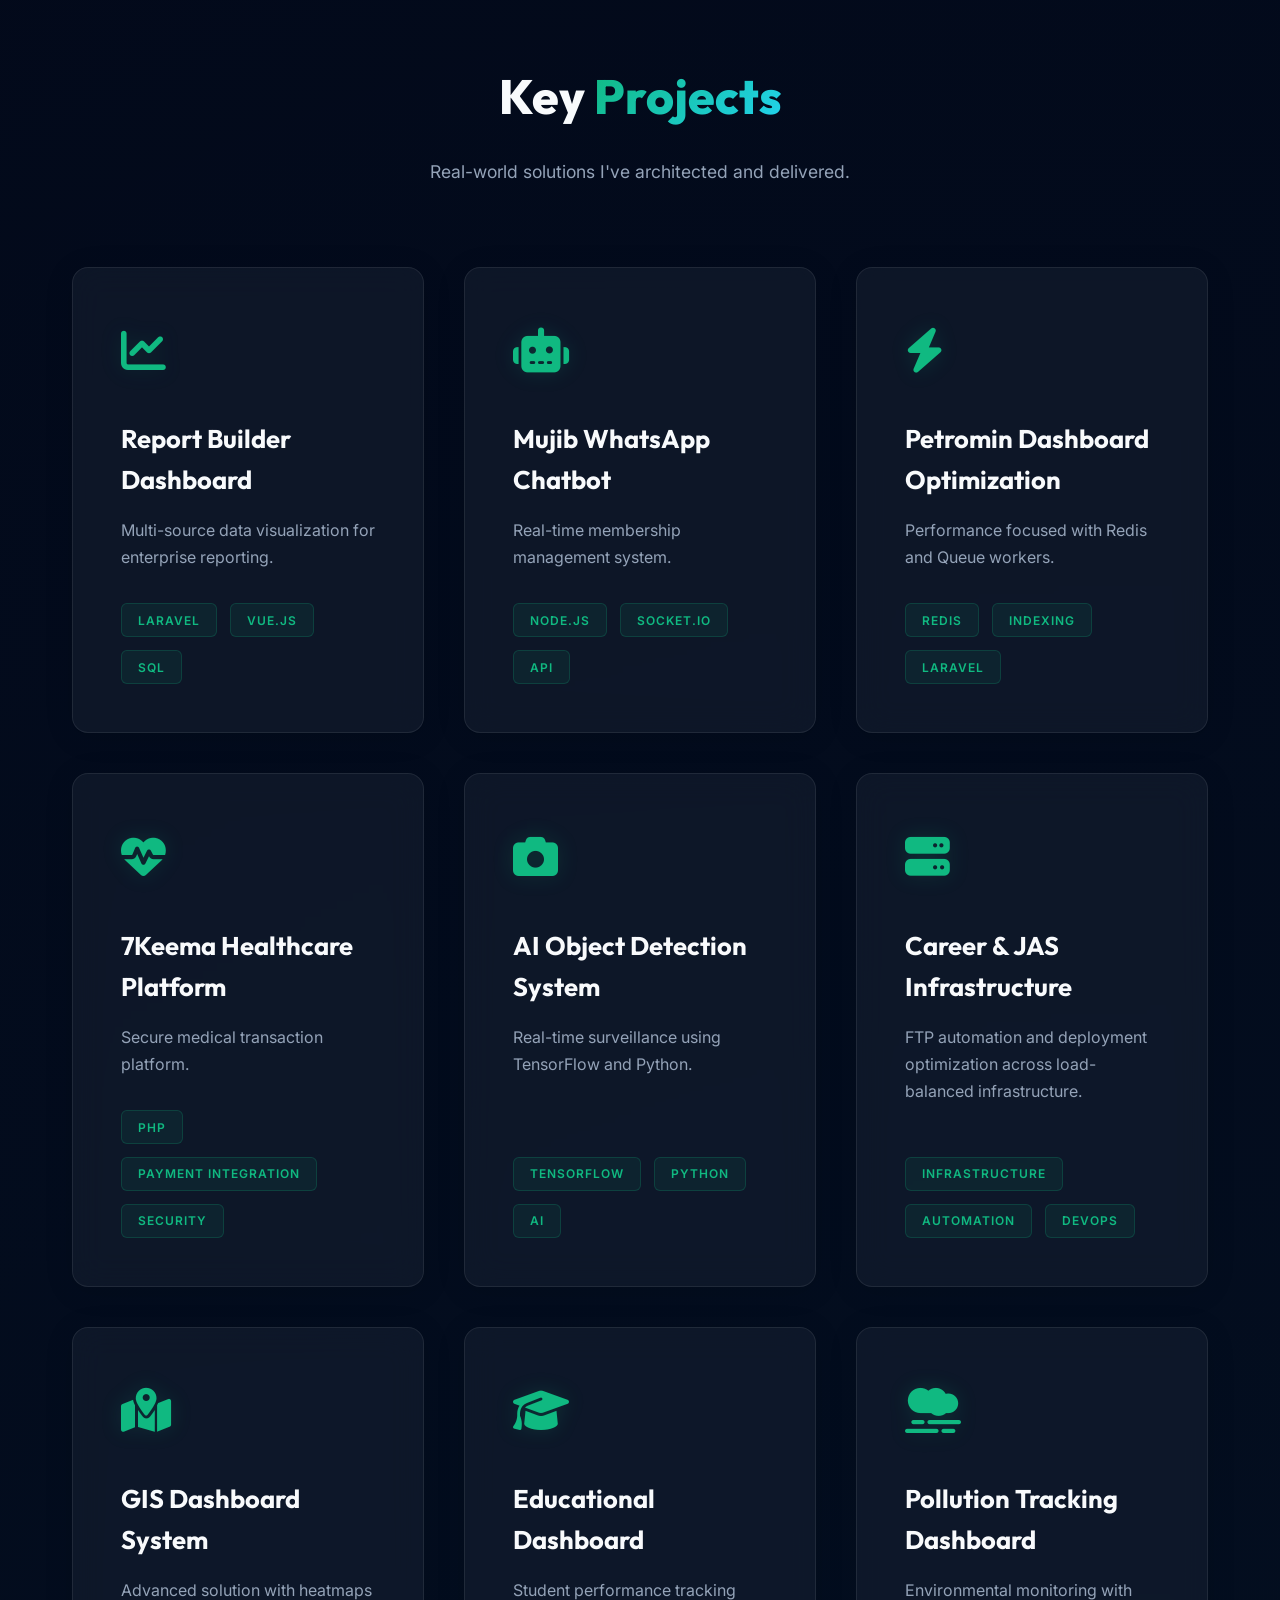
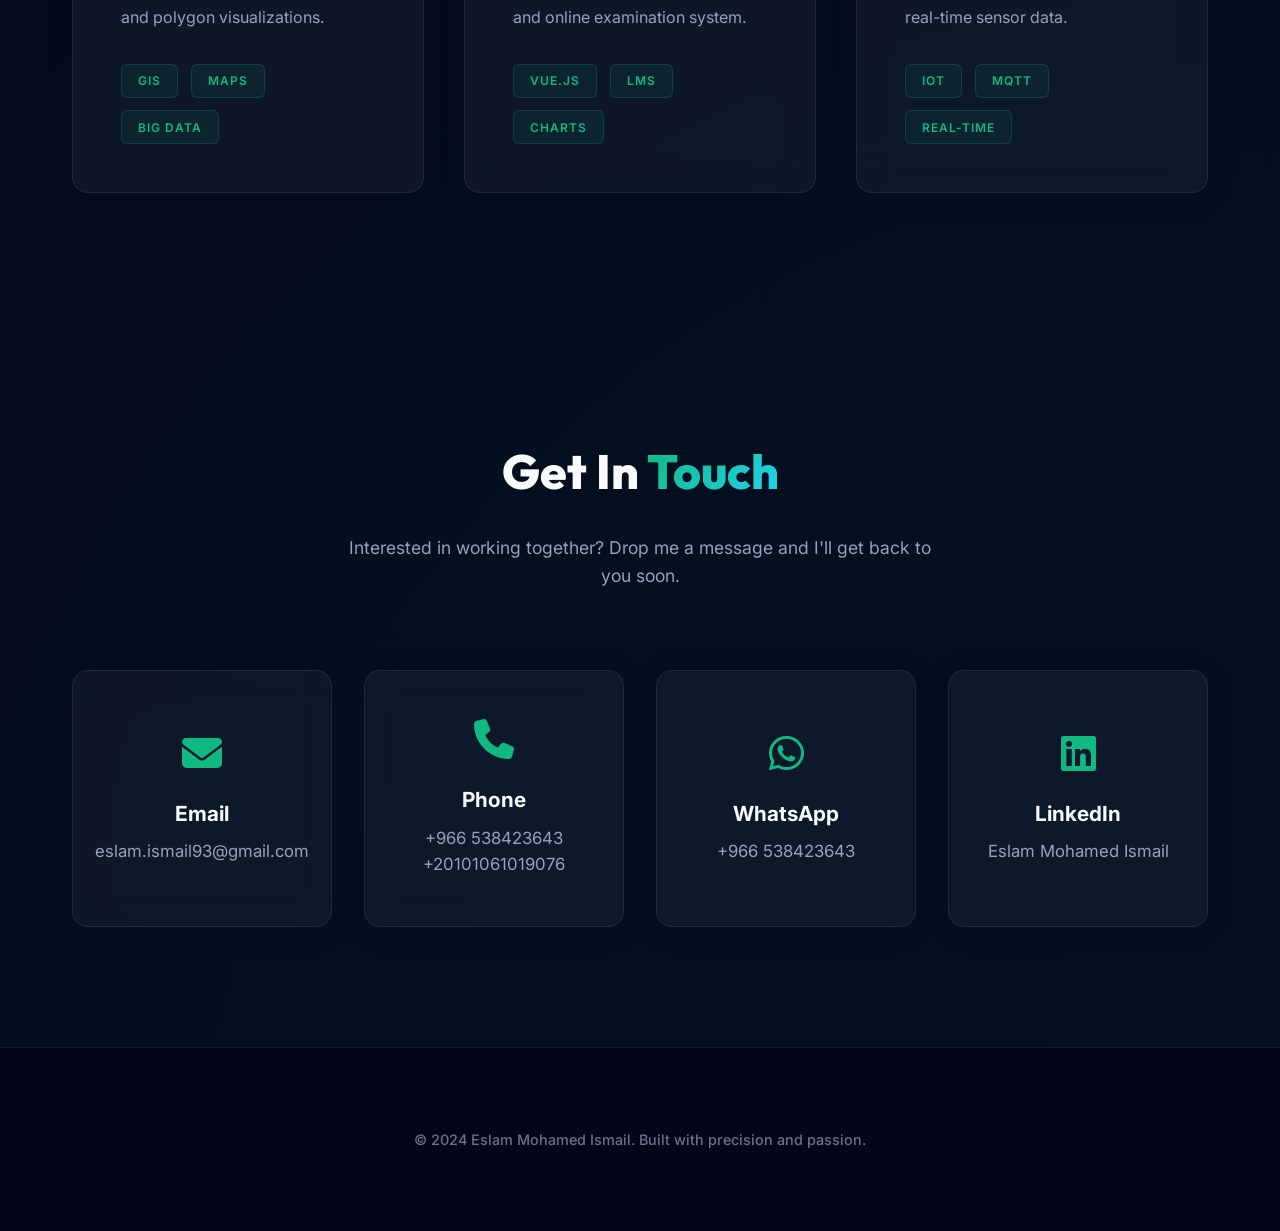
<file: docs/index.html>
<!doctype html>
<html lang="en">
  <head>
    <meta charset="UTF-8" />
    <meta name="viewport" content="width=device-width, initial-scale=1.0" />
    <title>Eslam Mohamed Ismail | Senior Full Stack & DevOps Engineer</title>
    <meta
      name="description"
      content="Portfolio of Eslam Mohamed Ismail, a Senior Full Stack & DevOps Engineer with 6+ years of experience in building scalable web applications and CI/CD pipelines."
    />
    <meta
      name="keywords"
      content="Senior Full Stack Engineer, DevOps Engineer, PHP, Laravel, Node.js, Vue.js, Docker, CI/CD, Riyadh, Saudi Arabia"
    />

    <!-- OpenGraph for Professional Sharing -->
    <meta
      property="og:title"
      content="Eslam Mohamed Ismail | Senior Full Stack & DevOps Engineer"
    />
    <meta
      property="og:description"
      content="6+ years experience in Laravel, Vue.js, Node.js, and Docker. Building scalable web systems."
    />
    <meta property="og:type" content="website" />
    <meta
      property="og:url"
      content="https://eslamismail.github.io/portfolio/"
    />

    <!-- Structured Data (JSON-LD) for ATS & Search Engines -->
    <script type="application/ld+json">
      {
        "@context": "https://schema.org",
        "@type": "Person",
        "name": "Eslam Mohamed Ismail",
        "jobTitle": "Senior Full Stack & DevOps Engineer",
        "url": "https://eslamismail.github.io/portfolio/",
        "sameAs": ["https://www.linkedin.com/in/eslam-ismail-93/"],
        "knowsAbout": [
          "PHP",
          "Laravel",
          "Node.js",
          "Vue.js",
          "Docker",
          "Bitbucket",
          "DevOps",
          "CI/CD",
          "NGINX",
          "PostgreSQL",
          "MongoDB"
        ],
        "description": "Senior Full Stack & DevOps Engineer with 7+ years of experience in building scalable web applications and CI/CD pipelines.",
        "worksFor": {
          "@type": "Organization",
          "name": "Wakeb Data"
        }
      }
    </script>

    <!-- Google Fonts -->
    <link rel="preconnect" href="https://fonts.googleapis.com" />
    <link rel="preconnect" href="https://fonts.gstatic.com" crossorigin />
    <link
      href="https://fonts.googleapis.com/css2?family=Inter:wght@300;400;500;600;700&family=Outfit:wght@400;600;800&display=swap"
      rel="stylesheet"
    />
    <link rel="stylesheet" href="style.css" />
    <!-- Font Awesome -->
    <link
      rel="stylesheet"
      href="https://cdnjs.cloudflare.com/ajax/libs/font-awesome/6.4.0/css/all.min.css"
    />
  </head>

  <body class="dark-theme">
    <div class="cursor-glow"></div>

    <nav class="glass-nav" role="navigation" aria-label="Main Navigation">
      <div class="nav-container">
        <a href="#" class="logo" aria-label="EMI Home">EMI<span>.</span></a>
        <ul class="nav-links">
          <li><a href="#hero">Home</a></li>
          <li><a href="#skills">Skills</a></li>
          <li><a href="#education">Education</a></li>
          <li><a href="#experience">Experience</a></li>
          <li><a href="#projects">Projects</a></li>
          <li><a href="#contact">Contact</a></li>
        </ul>
        <div class="nav-cta">
          <a
            href="mailto:eslam.ismail93@gmail.com"
            class="btn-outline"
            aria-label="Hire Eslam"
          >
            Hire Me
          </a>

          <a
            href="Eslam Ismail - Resume-2.pdf"
            class="btn-outline ml-1"
            aria-label="Download CV"
            target="_blank"
          >
            Download CV
          </a>
        </div>
      </div>
    </nav>

    <main id="main-content" role="main">
      <!-- Hero Section -->
      <section id="hero" class="hero-section" aria-labelledby="hero-title">
        <div class="container grid-hero">
          <div class="hero-content">
            <h2 class="reveal">Hello, I'm</h2>
            <h1 id="hero-title" class="reveal">
              Eslam Mohamed <span class="accent">Ismail</span>
            </h1>
            <h3 class="reveal">Senior Full Stack Engineer | DevOps & SRE</h3>
            <p class="reveal">
              Results-driven engineer with 7+ years of experience in building
              scalable web applications, dashboards, and high-performance
              backend systems. Specializing in Laravel, Vue.js, Node.js, and
              Docker.
            </p>
            <div class="hero-btns reveal">
              <a
                href="#projects"
                class="btn-primary"
                aria-label="View Eslam's Projects"
                >View My Work <i class="fas fa-arrow-right"></i
              ></a>

              <a href="#contact" class="btn-secondary">Let's Talk</a>
            </div>
          </div>
          <div class="hero-visual reveal" aria-hidden="true">
            <div class="shape-blob"></div>
            <div class="hero-card glass">
              <div class="code-header">
                <span class="dot red"></span>
                <span class="dot yellow"></span>
                <span class="dot green"></span>
              </div>
              <div class="code-content">
                <pre><code><span class="keyword">const</span> <span class="variable">developer</span> = {
  <span class="property">name</span>: <span class="string">'Eslam Ismail'</span>,
  <span class="property">role</span>: <span class="string">'Full Stack'</span>,
  <span class="property">experience</span>: <span class="number">6</span>,
  <span class="property">passion</span>: <span class="string">'Scalable Systems'</span>
};</code></pre>
              </div>
            </div>
          </div>
        </div>
      </section>

      <!-- Stats Counter Section -->
      <section
        class="stats-section reveal"
        aria-label="Professional Statistics"
      >
        <div class="container grid-stats">
          <div class="stat-item reveal-child">
            <span class="stat-number">7+</span>
            <span class="stat-label">Years Experience</span>
          </div>
          <div class="stat-item reveal-child">
            <span class="stat-number">50+</span>
            <span class="stat-label">Projects Completed</span>
          </div>
          <div class="stat-item reveal-child">
            <span class="stat-number">10+</span>
            <span class="stat-label">Tech Stack Mastered</span>
          </div>
        </div>
      </section>

      <!-- Technical Skills Section -->
      <section
        id="skills"
        class="skills-section"
        aria-labelledby="skills-title"
      >
        <div class="container">
          <div class="section-header reveal">
            <h2 id="skills-title">
              Technical <span class="accent">Skills</span>
            </h2>
            <p>My toolkit for building high-performance systems.</p>
          </div>
          <div class="skills-grid reveal">
            <div class="skill-category reveal-child">
              <h3><i class="fas fa-code" aria-hidden="true"></i> Frontend</h3>
              <div class="skill-tags">
                <span>HTML/CSS</span><span>Bootstrap</span
                ><span>JavaScript</span><span>jQuery</span><span>Vue.js</span
                ><span>Nuxt.js</span><span>React.js</span><span>Next.js</span>
              </div>
            </div>
            <div class="skill-category reveal-child">
              <h3><i class="fas fa-server" aria-hidden="true"></i> Backend</h3>
              <div class="skill-tags">
                <span>PHP</span><span>Laravel</span><span>Node.js</span
                ><span>GraphQL</span><span>RESTful APIs</span
                ><span>Socket.IO</span>
              </div>
            </div>
            <div class="skill-category reveal-child">
              <h3>
                <i class="fas fa-database" aria-hidden="true"></i> Databases
              </h3>
              <div class="skill-tags">
                <span>MySQL</span><span>PostgreSQL</span><span>MongoDB</span
                ><span>SQL Server</span><span>Oracle</span>
              </div>
            </div>
            <div class="skill-category reveal-child">
              <h3>
                <i class="fas fa-cloud" aria-hidden="true"></i> DevOps & Tools
              </h3>
              <div class="skill-tags">
                <span>NGINX</span>
                <span>Apache</span>
                <span>IIS</span>
                <span>Ubuntu</span>
                <span>Windows Server</span>
                <span>Bitbucket</span>
                <span>Git</span>
                <span>CI/CD</span>
                <span>Docker</span>
                <span>Ansible</span>
                <span>Jenkins</span>
                <span>PowerShell</span>
                <span>Bash Scripting</span>
                <span>RBAC</span>
                <span>FTP Handling</span>
              </div>
            </div>
          </div>
        </div>
      </section>

      <!-- Education Section -->
      <section
        id="education"
        class="experience-section"
        aria-labelledby="education-title"
      >
        <div class="container">
          <div class="section-header reveal">
            <h2 id="education-title">
              <span class="accent">Education</span>
            </h2>
            <p>My academic background and qualifications.</p>
          </div>
          <div class="timeline">
            <div class="timeline-item reveal">
              <span class="timeline-date">2018 - 2022</span>
              <div class="timeline-content glass">
                <h3>Bachelor's Degree in Computer Science</h3>
                <h4>El Shorouk Academy | Cairo, Egypt</h4>
                <ul>
                  <li>
                    Graduated with honors, focusing on software engineering and web development.
                  </li>
                </ul>
              </div>
            </div>
          </div>
        </div>
      </section>

      <!-- Experience Section -->
      <section
        id="experience"
        class="experience-section"
        aria-labelledby="experience-title"
      >
        <div class="container">
          <div class="section-header reveal">
            <h2 id="experience-title">
              Professional <span class="accent">Experience</span>
            </h2>
            <p>6+ years of growth and technical excellence.</p>
          </div>
          <div class="timeline">
            <div class="timeline-item reveal">
              <span class="timeline-date">Jan 2024 - Present</span>
              <div class="timeline-content glass">
                <h3>DevOps Engineer</h3>
                <h4>Wakeb Data | Riyadh, Saudi Arabia</h4>
                <ul>
                  <li>
                    Designed and managed scalable deployment architecture using
                    dual-server structure with load balancing.
                  </li>
                  <li>
                    Implemented robust FTP servers for secure uploads and file
                    management.
                  </li>
                  <li>
                    Set up database replication and failover systems for high
                    availability.
                  </li>
                  <li>
                    Monitored performance and logs using Linux-based scripts and
                    Docker containers.
                  </li>
                  <li>
                    Managing infrastructure security and firewall configurations.
                  </li>
                </ul>
              </div>
            </div>
            <div class="timeline-item reveal">
              <span class="timeline-date">Oct 2021 - Jan 2024</span>
              <div class="timeline-content glass">
                <h3>Full Stack Developer</h3>
                <h4>Wakeb Data | Riyadh, Saudi Arabia</h4>
                <ul>
                  <li>
                    Developed complex dashboards with Vue.js and Laravel for
                    data visualization.
                  </li>
                  <li>
                    Built GIS solutions integrated with Google Maps for heatmap
                    and polygon visualizations.
                  </li>
                  <li>
                    Integrated AI-based modules for object detection and
                    real-time camera streaming.
                  </li>
                  <li>
                    Created custom role-based access systems with advanced
                    permission logic.
                  </li>
                  <li>
                    Mentored junior developers and conducted code reviews.
                  </li>
                </ul>
              </div>
            </div>
            <div class="timeline-item reveal">
              <span class="timeline-date">Nov 2020 - Sep 2021</span>
              <div class="timeline-content glass">
                <h3>Full Stack Developer</h3>
                <h4>Agylz | Remote, Muscat, Oman</h4>
                <ul>
                  <li>
                    Built and optimized microservices and RESTful APIs using GraphQL and Node.js.
                  </li>
                  <li>
                    Collaborated on developing scalable web solutions for various enterprise clients.
                  </li>
                  <li>
                    Managed Docker containers, API gateways, and production
                    environments via Dokku.
                  </li>
                  <li>
                    Implemented automated deployments using Git hooks and NGINX.
                  </li>
                </ul>
              </div>
            </div>
            <div class="timeline-item reveal">
              <span class="timeline-date">Dec 2020 - Mar 2021</span>
              <div class="timeline-content glass">
                <h3>Full Stack Developer</h3>
                <h4>Touch Corporation | Cairo, Egypt</h4>
                <ul>
                  <li>
                    Created educational dashboards and online examination systems.
                  </li>
                </ul>
              </div>
            </div>
            <div class="timeline-item reveal">
              <span class="timeline-date">Oct 2020 - Dec 2020</span>
              <div class="timeline-content glass">
                <h3>Full Stack Developer</h3>
                <h4>Paymac | Cairo, Egypt</h4>
                <ul>
                  <li>
                    Developed pollution tracking dashboards using IoT sensors for real-time environmental data visualization.
                  </li>
                  <li>
                    Integrated MQTT protocol for efficient data transmission from IoT devices.
                  </li>
                </ul>
              </div>
            </div>
            <div class="timeline-item reveal">
              <span class="timeline-date">Oct 2018 - Nov 2020</span>
              <div class="timeline-content glass">
                <h3>Full Stack Developer</h3>
                <h4>Cloudx9 | Cairo, Egypt</h4>
                <ul>
                  <li>
                    Developed 7Keema platform integrating Paymob for secure
                    payment gateways.
                  </li>
                  <li>
                    Created geo-based services (e.g. MayDay, Pashakeem) using
                    GPS logic.
                  </li>
                  <li>
                    Built dashboards and reporting tools for Kashkool's book
                    systems.
                  </li>
                </ul>
              </div>
            </div>
            <div class="timeline-item reveal">
              <span class="timeline-date">Apr 2018 - Oct 2018</span>
              <div class="timeline-content glass">
                <h3>Technical Support Specialist</h3>
                <h4>Etisalat Misr | Cairo, Egypt</h4>
                <ul>
                  <li>
                    Provided technical support and network troubleshooting.
                  </li>
                </ul>
              </div>
            </div>
          </div>
        </div>
      </section>

      <!-- Projects Section -->
      <section
        id="projects"
        class="projects-section"
        aria-labelledby="projects-title"
      >
        <div class="container">
          <div class="section-header reveal">
            <h2 id="projects-title">
              Key <span class="accent">Projects</span>
            </h2>
            <p>Real-world solutions I've architected and delivered.</p>
          </div>
          <div class="projects-grid">
            <div class="project-card reveal glass">
              <div class="project-icon">
                <i class="fas fa-chart-line" aria-hidden="true"></i>
              </div>
              <h3>Report Builder Dashboard</h3>
              <p>
                Multi-source data visualization for enterprise reporting.
              </p>
              <div class="project-tags">
                <span>Laravel</span><span>Vue.js</span><span>SQL</span>
              </div>
            </div>
            <div class="project-card reveal glass">
              <div class="project-icon">
                <i class="fas fa-robot" aria-hidden="true"></i>
              </div>
              <h3>Mujib WhatsApp Chatbot</h3>
              <p>
                Real-time membership management system.
              </p>
              <div class="project-tags">
                <span>Node.js</span><span>Socket.IO</span><span>API</span>
              </div>
            </div>
            <div class="project-card reveal glass">
              <div class="project-icon">
                <i class="fas fa-bolt" aria-hidden="true"></i>
              </div>
              <h3>Petromin Dashboard Optimization</h3>
              <p>
                Performance focused with Redis and Queue workers.
              </p>
              <div class="project-tags">
                <span>Redis</span><span>Indexing</span><span>Laravel</span>
              </div>
            </div>
            <div class="project-card reveal glass">
              <div class="project-icon">
                <i class="fas fa-heartbeat" aria-hidden="true"></i>
              </div>
              <h3>7Keema Healthcare Platform</h3>
              <p>
                Secure medical transaction platform.
              </p>
              <div class="project-tags">
                <span>PHP</span><span>Payment Integration</span><span>Security</span>
              </div>
            </div>
            <div class="project-card reveal glass">
              <div class="project-icon">
                <i class="fas fa-camera" aria-hidden="true"></i>
              </div>
              <h3>AI Object Detection System</h3>
              <p>
                Real-time surveillance using TensorFlow and Python.
              </p>
              <div class="project-tags">
                <span>TensorFlow</span><span>Python</span><span>AI</span>
              </div>
            </div>
            <div class="project-card reveal glass">
              <div class="project-icon">
                <i class="fas fa-server" aria-hidden="true"></i>
              </div>
              <h3>Career & JAS Infrastructure</h3>
              <p>
                FTP automation and deployment optimization across load-balanced infrastructure.
              </p>
              <div class="project-tags">
                <span>Infrastructure</span><span>Automation</span><span>DevOps</span>
              </div>
            </div>
            <div class="project-card reveal glass">
              <div class="project-icon">
                <i class="fas fa-map-marked-alt" aria-hidden="true"></i>
              </div>
              <h3>GIS Dashboard System</h3>
              <p>
                Advanced solution with heatmaps and polygon visualizations.
              </p>
              <div class="project-tags">
                <span>GIS</span><span>Maps</span><span>Big Data</span>
              </div>
            </div>
            <div class="project-card reveal glass">
              <div class="project-icon">
                <i class="fas fa-graduation-cap" aria-hidden="true"></i>
              </div>
              <h3>Educational Dashboard</h3>
              <p>
                Student performance tracking and online examination system.
              </p>
              <div class="project-tags">
                <span>Vue.js</span><span>LMS</span><span>Charts</span>
              </div>
            </div>
            <div class="project-card reveal glass">
              <div class="project-icon">
                <i class="fas fa-smog" aria-hidden="true"></i>
              </div>
              <h3>Pollution Tracking Dashboard</h3>
              <p>
                Environmental monitoring with real-time sensor data.
              </p>
              <div class="project-tags">
                <span>IoT</span><span>MQTT</span><span>Real-time</span>
              </div>
            </div>
          </div>
        </div>
      </section>

      <!-- Contact Section -->
      <section
        id="contact"
        class="contact-section"
        aria-labelledby="contact-title"
      >
        <div class="container">
          <div class="section-header reveal">
            <h2 id="contact-title">Get In <span class="accent">Touch</span></h2>
            <p>
              Interested in working together? Drop me a message and I'll get
              back to you soon.
            </p>
          </div>
          <div class="contact-grid reveal">
            <div class="contact-card glass">
              <i class="fas fa-envelope" aria-hidden="true"></i>
              <h4>Email</h4>
              <p>eslam.ismail93@gmail.com</p>
            </div>
            <div class="contact-card glass">
              <i class="fas fa-phone" aria-hidden="true"></i>
              <h4>Phone</h4>
              <p>+966 538423643</p>
              <p>+20101061019076</p>
            </div>

            <div class="contact-card glass">
              <i class="fab fa-whatsapp" aria-hidden="true"></i>
              <h4>WhatsApp</h4>
              <a href="https://wa.me/+966538423643" target="_blank" style="text-decoration:none; color:inherit;">
                <p>+966 538423643</p>
              </a>
            </div>

            <div class="contact-card glass">
              <i class="fab fa-linkedin" aria-hidden="true"></i>
              <h4>LinkedIn</h4>
              <a
                href="https://www.linkedin.com/in/eslam-mohamed-ismail-213224b6/"
                target="_blank" style="text-decoration:none; color:inherit;"
              >
                <p>Eslam Mohamed Ismail</p>
              </a>
            </div>
          </div>
        </div>
      </section>
    </main>

    <footer class="footer">
      <div class="container">
        <p>
          &copy; 2024 Eslam Mohamed Ismail. Built with precision and passion.
        </p>
      </div>
    </footer>

    <script src="script.js"></script>
  </body>
</html>
</file>
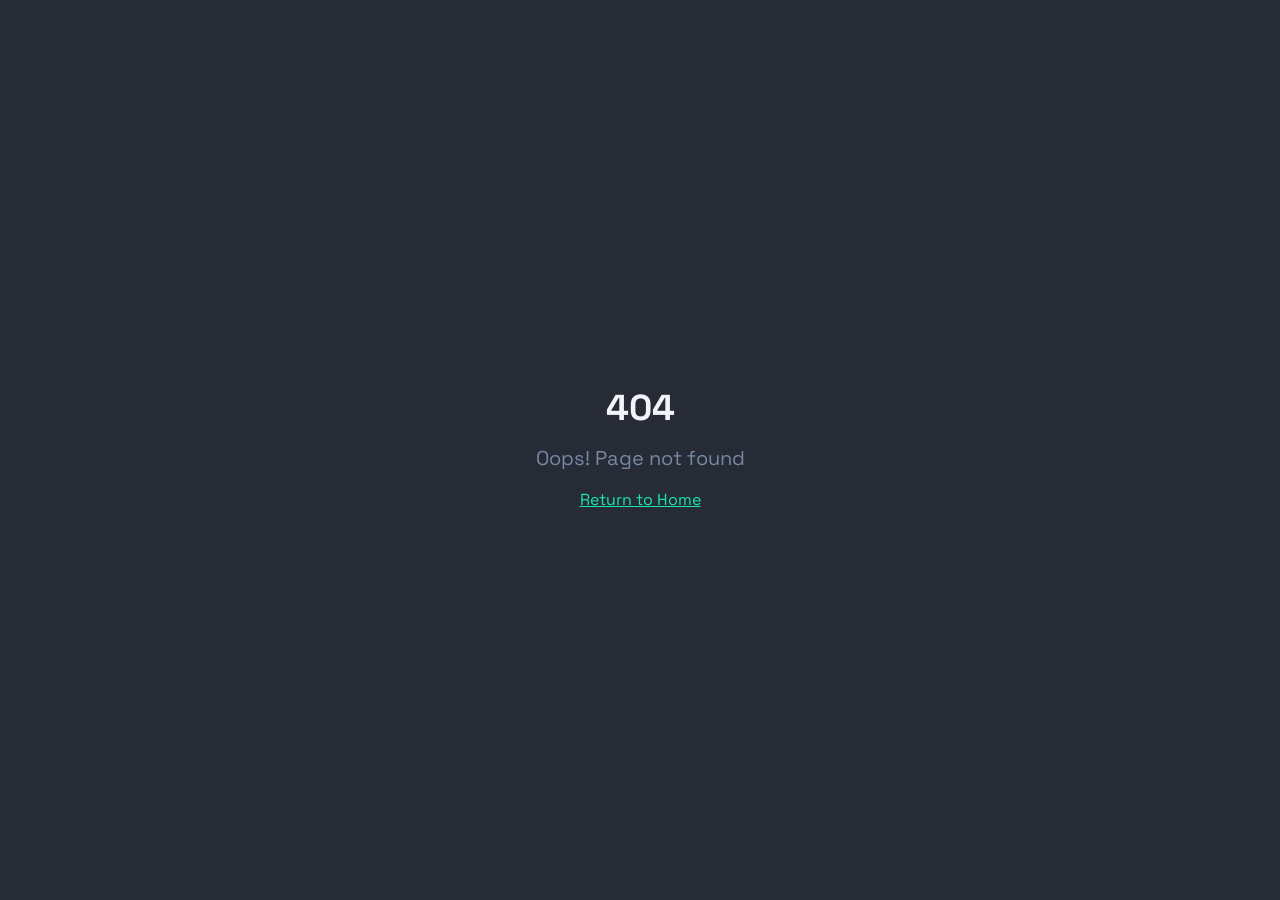
<file: root/index.html>
<!doctype html>
<html lang="en">
  <head>
    <meta charset="UTF-8" />
    <meta name="viewport" content="width=device-width, initial-scale=1.0" />
    <title>Eslam Ismail | Senior Full Stack & DevOps Engineer</title>
    <meta name="description" content="Results-driven Senior Full Stack and DevOps Engineer with 6+ years of experience in building scalable web applications, dashboards, and backend systems using modern technologies such as Laravel, Vue.js, Node.js, GraphQL, and Docker. Currently in Riyadh, Saudi Arabia." />
    <meta name="author" content="Eslam Ismail" />
    <meta name="keywords" content="Eslam Ismail, Full Stack Developer, DevOps Engineer, Laravel, Vue.js, Node.js, React, GraphQL, Docker, Riyadh, Saudi Arabia, Software Engineer" />
    <link rel="canonical" href="https://eslamportfolio.lovable.app/" />

    <!-- Open Graph / Facebook -->
    <meta property="og:type" content="website" />
    <meta property="og:url" content="https://eslamportfolio.lovable.app/" />
    <meta property="og:title" content="Eslam Ismail | Senior Full Stack & DevOps Engineer" />
    <meta property="og:description" content="Results-driven engineer with 6+ years of experience building scalable web applications and backend systems." />
    <meta property="og:image" content="https://lovable.dev/opengraph-image-p98pqg.png" />
    <meta property="og:locale" content="en_US" />
    <meta property="og:site_name" content="Eslam Ismail Portfolio" />

    <!-- Twitter -->
    <meta name="twitter:card" content="summary_large_image" />
    <meta name="twitter:url" content="https://eslamportfolio.lovable.app/" />
    <meta name="twitter:title" content="Eslam Ismail | Senior Full Stack & DevOps Engineer" />
    <meta name="twitter:description" content="Results-driven engineer with 6+ years of experience building scalable web applications and backend systems." />
    <meta name="twitter:image" content="https://lovable.dev/opengraph-image-p98pqg.png" />
    <meta name="twitter:site" content="@eslamIsmail" />

    <!-- Additional SEO -->
    <meta name="robots" content="index, follow" />
    <meta name="googlebot" content="index, follow" />
    <meta name="theme-color" content="#0a0a0f" />

    <!-- JSON-LD Structured Data -->
    <script type="application/ld+json">
      {
        "@context": "https://schema.org",
        "@type": "Person",
        "name": "Eslam Mohamed Ismail Ahmed",
        "jobTitle": "Senior Full Stack & DevOps Engineer",
        "description": "Results-driven Senior Full Stack and DevOps Engineer with 6+ years of experience in building scalable web applications, dashboards, and backend systems using modern technologies such as Laravel, Vue.js, Node.js, GraphQL, and Docker.",
        "email": "eslam.ismail93@gmail.com",
        "telephone": "+966538423643",
        "address": {
          "@type": "PostalAddress",
          "addressLocality": "Riyadh",
          "addressCountry": "Saudi Arabia"
        },
        "url": "https://eslamportfolio.lovable.app/",
        "sameAs": [
          "https://www.linkedin.com/in/eslam-mohamed-ismail-213224b6/"
        ],
        "knowsAbout": ["Laravel", "Vue.js", "Node.js", "React", "GraphQL", "Docker", "DevOps", "Full Stack Development"]
      }
    </script>
    <script type="module" crossorigin src="/assets/index-Bea31vAo.js"></script>
    <link rel="stylesheet" crossorigin href="/assets/index-uDvTv7dz.css">
  </head>

  <body>
    <div id="root"></div>
  </body>
</html>
</file>
<file: style.css>
:root {
  /* Colors - Modern Deep Palette */
  --primary: #10b981; /* Emerald-500 */
  --primary-light: #34d399;
  --primary-glow: rgba(16, 185, 129, 0.15);
  --accent: #22d3ee; /* Cyan-400 */
  --accent-glow: rgba(34, 211, 238, 0.15);
  
  --bg-darker: #020617; /* Slate-950 */
  --bg-dark: #0f172a; /* Slate-900 */
  --bg-card: rgba(30, 41, 59, 0.4); /* More transparent for better glass effect */
  
  --text-main: #f8fafc; /* Slate-50 */
  --text-muted: #94a3b8; /* Slate-400 */
  --text-dim: #64748b; /* Slate-500 */
  
  --border-color: rgba(255, 255, 255, 0.08);
  --border-glow: rgba(16, 185, 129, 0.2);

  /* Layout & Spacing */
  --container-width: 1200px;
  --nav-height: 70px;
  --section-padding: 120px;
  --transition-base: all 0.4s cubic-bezier(0.4, 0, 0.2, 1);
  --radius-lg: 16px;
  --radius-md: 12px;
}

* {
  margin: 0;
  padding: 0;
  box-sizing: border-box;
}

html {
  scroll-behavior: smooth;
}

body {
  font-family:
    "Inter",
    -apple-system,
    sans-serif;
  background-color: var(--bg-darker);
  background-image: 
    radial-gradient(circle at 0% 0%, rgba(16, 185, 129, 0.05) 0%, transparent 50%),
    radial-gradient(circle at 100% 100%, rgba(34, 211, 238, 0.05) 0%, transparent 50%);
  color: var(--text-main);
  line-height: 1.6;
  overflow-x: hidden;
  -webkit-font-smoothing: antialiased;
}

::selection {
    background: var(--primary);
    color: white;
}

/* Custom Scrollbar */
::-webkit-scrollbar {
    width: 8px;
}

::-webkit-scrollbar-track {
    background: var(--bg-darker);
}

::-webkit-scrollbar-thumb {
    background: var(--border-color);
    border-radius: 10px;
}

::-webkit-scrollbar-thumb:hover {
    background: var(--text-dim);
}

h1,
h2,
h3,
.logo {
  font-family: "Outfit", sans-serif;
}

.container {
  max-width: var(--container-width);
  margin: 0 auto;
  padding: 0 2rem;
}

/* Glassmorphism utility */
.glass {
  background: var(--bg-card);
  backdrop-filter: blur(16px);
  -webkit-backdrop-filter: blur(16px);
  border: 1px solid var(--border-color);
  box-shadow: 0 4px 30px rgba(0, 0, 0, 0.1);
  transition: var(--transition-base);
}

.glass:hover {
    border-color: var(--border-glow);
    background: rgba(30, 41, 59, 0.5);
}

/* Navigation */
.glass-nav {
  position: fixed;
  top: 0;
  width: 100%;
  height: var(--nav-height);
  display: flex;
  align-items: center;
  background: rgba(2, 6, 23, 0.8);
  backdrop-filter: blur(12px);
  -webkit-backdrop-filter: blur(12px);
  border-bottom: 1px solid var(--border-color);
  z-index: 1000;
  transition: var(--transition-base);
}

.nav-container {
  max-width: var(--container-width);
  margin: 0 auto;
  width: 100%;
  padding: 0 2rem;
  display: flex;
  justify-content: space-between;
  align-items: center;
}

.logo {
  font-size: 1.8rem;
  font-weight: 800;
  text-decoration: none;
  color: var(--text-main);
  letter-spacing: -1px;
}

.logo span {
  color: var(--primary);
  text-shadow: 0 0 20px var(--primary-glow);
}

.nav-links {
  display: flex;
  list-style: none;
  gap: 3rem;
  background: rgba(255, 255, 255, 0.03);
  padding: 0.5rem 2rem;
  border-radius: 30px;
  border: 1px solid var(--border-color);
}

.nav-links a {
  text-decoration: none;
  color: var(--text-muted);
  font-weight: 500;
  font-size: 0.95rem;
  transition: var(--transition-base);
}

.nav-links a:hover,
.nav-links a.active {
  color: var(--primary);
}

/* Hero Section */
.hero-section {
  position: relative;
  min-height: 100vh;
  display: flex;
  align-items: center;
  padding-top: var(--nav-height);
  overflow: hidden;
}

.hero-section::before {
    content: '';
    position: absolute;
    top: 20%;
    right: -10%;
    width: 500px;
    height: 500px;
    background: radial-gradient(circle, var(--primary-glow) 0%, transparent 70%);
    z-index: -1;
}

.grid-hero {
  display: grid;
  grid-template-columns: 1.2fr 0.8fr;
  gap: 4rem;
  align-items: center;
}

.hero-visual {
    position: relative;
    display: flex;
    justify-content: center;
    align-items: center;
}

.hero-card {
    width: 100%;
    max-width: 450px;
    padding: 2rem;
    border-radius: var(--radius-lg);
    font-family: 'Fira Code', monospace;
    font-size: 0.9rem;
    position: relative;
    z-index: 2;
    animation: float 6s ease-in-out infinite;
}

.code-header {
    display: flex;
    gap: 0.5rem;
    margin-bottom: 1.5rem;
}

.dot {
    width: 12px;
    height: 12px;
    border-radius: 50%;
}

.dot.red { background: #ff5f56; }
.dot.yellow { background: #ffbd2e; }
.dot.green { background: #27c93f; }

.code-content pre {
    margin: 0;
    color: var(--text-muted);
}

.keyword { color: #c678dd; }
.variable { color: #e06c75; }
.property { color: #d19a66; }
.string { color: #98c379; }
.number { color: #d19a66; }

.shape-blob {
    position: absolute;
    width: 300px;
    height: 300px;
    background: linear-gradient(135deg, var(--primary-glow) 0%, var(--accent-glow) 100%);
    filter: blur(40px);
    border-radius: 30% 70% 70% 30% / 30% 30% 70% 70%;
    z-index: 1;
    animation: morph 10s linear infinite alternate;
}

@keyframes float {
    0%, 100% { transform: translateY(0); }
    50% { transform: translateY(-20px); }
}

@keyframes morph {
    0% { border-radius: 30% 70% 70% 30% / 30% 30% 70% 70%; }
    100% { border-radius: 70% 30% 30% 70% / 70% 70% 30% 30%; }
}

.hero-content {
  max-width: 800px;
}

.hero-content h2 {
  font-size: 1.2rem;
  color: var(--primary);
  margin-bottom: 1rem;
  font-weight: 600;
  text-transform: uppercase;
  letter-spacing: 3px;
}

.hero-content h1 {
  font-size: clamp(3rem, 8vw, 5rem);
  line-height: 1;
  margin-bottom: 1.5rem;
  font-weight: 800;
  letter-spacing: -2px;
}

.hero-content h3 {
  font-size: clamp(1.2rem, 3vw, 2rem);
  color: var(--text-main);
  margin-bottom: 2rem;
  font-weight: 500;
}

.hero-content p {
  font-size: 1.1rem;
  color: var(--text-muted);
  margin-bottom: 3rem;
  max-width: 600px;
  line-height: 1.8;
}

.accent {
    color: var(--primary);
    background: linear-gradient(135deg, var(--primary) 0%, var(--accent) 100%);
    background-clip: text;
    -webkit-background-clip: text;
    -webkit-text-fill-color: transparent;
    font-weight: 800;
}

/* Buttons */
.btn-primary {
  display: inline-flex;
  align-items: center;
  gap: 0.8rem;
  padding: 1.1rem 2.8rem;
  background: var(--primary);
  color: white;
  text-decoration: none;
  border-radius: var(--radius-md);
  font-weight: 600;
  transition: var(--transition-base);
  box-shadow: 0 10px 25px -5px var(--primary-glow);
  border: 1px solid transparent;
}

.btn-primary:hover {
  transform: translateY(-3px) scale(1.02);
  background: var(--primary-light);
  box-shadow: 0 20px 30px -10px var(--primary-glow);
}

.btn-secondary {
  display: inline-flex;
  align-items: center;
  padding: 1.1rem 2.8rem;
  color: var(--text-main);
  text-decoration: none;
  margin-left: 1.5rem;
  font-weight: 600;
  background: rgba(255, 255, 255, 0.03);
  border: 1px solid var(--border-color);
  border-radius: var(--radius-md);
  transition: var(--transition-base);
}

.btn-secondary:hover {
  background: rgba(255, 255, 255, 0.08);
  border-color: var(--text-dim);
  transform: translateY(-3px);
}

.btn-outline {
  padding: 0.6rem 1.5rem;
  border: 2px solid var(--primary);
  color: var(--primary);
  text-decoration: none;
  border-radius: 6px;
  font-weight: 600;
  transition: var(--transition-base);
}

.btn-outline:hover {
  background: var(--primary);
  color: white;
}

/* Stats */
.stats-section {
  padding: 4rem 0;
  background: rgba(255, 255, 255, 0.02);
  border-top: 1px solid var(--border-color);
  border-bottom: 1px solid var(--border-color);
}

.grid-stats {
  display: grid;
  grid-template-columns: repeat(3, 1fr);
  gap: 2rem;
  text-align: center;
}

.stat-item {
    padding: 2rem;
    border-right: 1px solid var(--border-color);
}

.stat-item:last-child {
    border-right: none;
}

.stat-number {
  display: block;
  font-size: 3.5rem;
  font-weight: 800;
  color: var(--primary);
  font-family: "Outfit";
  line-height: 1;
  margin-bottom: 0.5rem;
  text-shadow: 0 0 30px var(--primary-glow);
}

.stat-label {
  font-size: 0.85rem;
  color: var(--text-muted);
  text-transform: uppercase;
  letter-spacing: 2px;
  font-weight: 600;
}

/* Skills Grid */
.skills-grid {
    display: grid;
    grid-template-columns: repeat(auto-fit, minmax(280px, 1fr));
    gap: 2rem;
}

.skill-category {
    padding: 2.5rem;
    background: var(--bg-card);
    border: 1px solid var(--border-color);
    border-radius: var(--radius-lg);
    transition: var(--transition-base);
    position: relative;
    overflow: hidden;
}

.skill-category::before {
    content: '';
    position: absolute;
    top: 0;
    left: 0;
    width: 100%;
    height: 4px;
    background: linear-gradient(90deg, var(--primary), var(--accent));
    opacity: 0;
    transition: var(--transition-base);
}

.skill-category:hover {
    transform: translateY(-10px);
    border-color: var(--border-glow);
    box-shadow: 0 20px 40px rgba(0, 0, 0, 0.2);
}

.skill-category:hover::before {
    opacity: 1;
}

.skill-category h3 {
    margin-bottom: 2rem;
    display: flex;
    align-items: center;
    gap: 1rem;
    font-size: 1.4rem;
    color: var(--text-main);
}

.skill-category i {
    color: var(--primary);
    font-size: 1.5rem;
}

.skill-tags {
    display: flex;
    flex-wrap: wrap;
    gap: 0.6rem;
}

.skill-tags span {
    padding: 0.5rem 1.2rem;
    background: rgba(255, 255, 255, 0.04);
    border: 1px solid var(--border-color);
    border-radius: 30px;
    font-size: 0.85rem;
    color: var(--text-muted);
    font-weight: 500;
    transition: var(--transition-base);
}

.skill-tags span:hover {
    background: var(--primary-glow);
    color: var(--primary);
    border-color: var(--primary);
    transform: translateY(-2px);
}

/* Section Common */
section {
    padding: var(--section-padding) 0;
}

.section-header {
    text-align: center;
    margin-bottom: 5rem;
}

.section-header h2 {
    font-size: clamp(2rem, 5vw, 3rem);
    margin-bottom: 1.5rem;
    font-weight: 800;
}

.section-header p {
    color: var(--text-muted);
    font-size: 1.1rem;
    max-width: 600px;
    margin: 0 auto;
}

/* Experience Timeline */
.timeline {
    position: relative;
    max-width: 1000px;
    margin: 0 auto;
    padding-left: 2rem;
}

.timeline::before {
    content: '';
    position: absolute;
    left: 0;
    top: 0;
    width: 2px;
    height: 100%;
    background: linear-gradient(to bottom, var(--primary), var(--accent), transparent);
}

.timeline-item {
    position: relative;
    padding-left: 3rem;
    margin-bottom: 4rem;
}

.timeline-item::after {
    content: '';
    position: absolute;
    left: -5px;
    top: 1.5rem;
    width: 12px;
    height: 12px;
    background: var(--bg-darker);
    border: 2px solid var(--primary);
    border-radius: 50%;
    z-index: 2;
    box-shadow: 0 0 15px var(--primary-glow);
}

.timeline-date {
    font-size: 0.85rem;
    font-weight: 700;
    color: var(--primary);
    text-transform: uppercase;
    letter-spacing: 2px;
    margin-bottom: 1rem;
    display: block;
}

.timeline-content {
    background: var(--bg-card);
    padding: 2.5rem;
    border-radius: var(--radius-lg);
    border: 1px solid var(--border-color);
    transition: var(--transition-base);
}

.timeline-content:hover {
    border-color: var(--border-glow);
    transform: translateX(10px);
}

.timeline-content h3 {
    font-size: 1.5rem;
    margin-bottom: 0.5rem;
    color: var(--text-main);
}

.timeline-content h4 {
    color: var(--accent);
    margin-bottom: 1.5rem;
    font-weight: 600;
    font-size: 1rem;
}

.timeline-content ul {
    list-style: none;
    display: flex;
    flex-direction: column;
    gap: 0.8rem;
}

.timeline-content li {
    position: relative;
    padding-left: 1.5rem;
    color: var(--text-muted);
    font-size: 0.95rem;
    line-height: 1.6;
}

.timeline-content li::before {
    content: '→';
    position: absolute;
    left: 0;
    color: var(--primary);
    font-weight: 800;
}
/* Projects Section */
.projects-grid {
    display: grid;
    grid-template-columns: repeat(auto-fit, minmax(320px, 1fr));
    gap: 2.5rem;
}

.project-card {
    padding: 3rem;
    border-radius: var(--radius-lg);
    display: flex;
    flex-direction: column;
    align-items: flex-start;
    text-align: left;
    height: 100%;
}

.project-card:hover {
    transform: translateY(-15px);
    border-color: var(--border-glow);
    box-shadow: 0 30px 60px rgba(0, 0, 0, 0.3);
}

.project-icon {
    font-size: 2.8rem;
    color: var(--primary);
    margin-bottom: 2rem;
    filter: drop-shadow(0 0 10px var(--primary-glow));
}

.project-card h3 {
    font-size: 1.6rem;
    margin-bottom: 1rem;
    color: var(--text-main);
}

.project-card p {
    color: var(--text-muted);
    font-size: 1rem;
    margin-bottom: 2rem;
    line-height: 1.7;
    flex-grow: 1;
}

.project-tags {
    display: flex;
    gap: 0.8rem;
    flex-wrap: wrap;
}

.project-tags span {
    font-size: 0.75rem;
    font-weight: 600;
    padding: 0.4rem 1rem;
    background: rgba(16, 185, 129, 0.08);
    color: var(--primary);
    border: 1px solid rgba(16, 185, 129, 0.2);
    border-radius: 6px;
    letter-spacing: 1px;
    text-transform: uppercase;
}

/* Contact Section */
.contact-grid {
    display: grid;
    grid-template-columns: 0.8fr 1.2fr;
    gap: 4rem;
}

.contact-info {
    display: flex;
    flex-direction: column;
    gap: 2rem;
}

.contact-card {
    padding: 2rem;
    border-radius: var(--radius-lg);
    transition: var(--transition-base);
}

.contact-card:hover {
    border-color: var(--border-glow);
    background: rgba(255, 255, 255, 0.05);
}

.contact-card i {
    font-size: 1.8rem;
    color: var(--primary);
    margin-bottom: 1rem;
}

.contact-card h4 {
    font-size: 1.2rem;
    margin-bottom: 0.5rem;
    color: var(--text-main);
}

.contact-card p {
    color: var(--text-muted);
    font-size: 1rem;
}

.contact-form {
    padding: 4rem;
    border-radius: var(--radius-lg);
}

.form-group {
    margin-bottom: 1.5rem;
}

.form-group input, 
.form-group textarea {
    width: 100%;
    padding: 1.2rem;
    background: rgba(2, 6, 23, 0.5);
    border: 1px solid var(--border-color);
    border-radius: var(--radius-md);
    color: var(--text-main);
    font-family: inherit;
    font-size: 1rem;
    transition: var(--transition-base);
}

.form-group input:focus, 
.form-group textarea:focus {
    border-color: var(--primary);
    outline: none;
    background: rgba(2, 6, 23, 0.8);
    box-shadow: 0 0 20px rgba(16, 185, 129, 0.1);
}

/* Mobile Responsive Fixes */
@media (max-width: 992px) {
    .timeline::before {
        left: 20px;
    }
    .timeline-date {
        width: 100%;
        text-align: left;
        padding-left: 50px;
        margin-bottom: 1rem;
    }
    .timeline-item {
        flex-direction: column;
    }
    .timeline-item::after {
        left: 16px;
    }
    .timeline-content {
        margin-left: 40px;
    }
    .projects-grid {
        grid-template-columns: repeat(2, 1fr);
    }
    .contact-grid {
        grid-template-columns: 1fr;
    }
}

@media (max-width: 600px) {
    .skills-grid, .projects-grid {
        grid-template-columns: 1fr;
    }
    .hero-content h1 {
        font-size: 2.5rem;
    }
}
@media (max-width: 768px) {
  .grid-stats {
    grid-template-columns: 1fr;
    gap: 2rem;
  }
  .hero-content h1 {
    font-size: 3rem;
  }
  .nav-links {
    display: none;
  }
  .hero-btns {
    display: flex;
    flex-direction: column;
    gap: 1rem;
  }
  .btn-secondary {
    margin-left: 0;
    text-align: center;
  }
}

/* Cursor Glow */
.cursor-glow {
  position: fixed;
  width: 600px;
  height: 600px;
  background: radial-gradient(circle, var(--primary-glow) 0%, transparent 70%);
  border-radius: 50%;
  pointer-events: none;
  transform: translate(-50%, -50%);
  z-index: -1;
  opacity: 0;
  transition: opacity 0.5s ease;
}

/* Reveal Animations */
.reveal {
  opacity: 0;
  transform: translateY(40px);
  transition: opacity 1s cubic-bezier(0.2, 0, 0.2, 1), transform 1s cubic-bezier(0.2, 0, 0.2, 1);
}

.reveal.active {
  opacity: 1;
  transform: translateY(0);
}

.reveal-child {
    opacity: 0;
    transform: translateY(20px);
    transition: all 0.6s cubic-bezier(0.2, 0, 0.2, 1);
}

.reveal-child.active {
    opacity: 1;
    transform: translateY(0);
}

.contact-card div {
    display: flex;
    flex-direction: column;
}

.footer {
    padding: 5rem 0;
    text-align: center;
    border-top: 1px solid var(--border-color);
    background: var(--bg-darker);
    position: relative;
}

.footer p {
    color: var(--text-dim);
    font-size: 0.9rem;
    font-weight: 500;
}

/* Mobile Responsive Fixes */
@media (max-width: 992px) {
    .grid-hero {
        grid-template-columns: 1fr;
        text-align: center;
        gap: 3rem;
    }
    
    .hero-content p {
        margin: 0 auto 3rem;
    }
    
    .hero-btns {
        justify-content: center;
    }
    
    .timeline::before {
        left: 20px;
    }
    .timeline-item {
        padding-left: 50px;
    }
    .timeline-item::after {
        left: 15px;
    }
    
    .contact-grid {
        grid-template-columns: 1fr;
    }
}

@media (max-width: 768px) {
    :root {
        --section-padding: 80px;
    }
    
    .nav-links {
        display: none;
    }
    
    .btn-secondary {
        margin-left: 0;
        margin-top: 1rem;
    }
}

/* Print Styles for ATS & PDF Export */
@media print {
    * {
        background: transparent !important;
        color: #000 !important;
        box-shadow: none !important;
        text-shadow: none !important;
        transition: none !important;
        animation: none !important;
    }

    body {
        background: #fff !important;
        font-size: 11pt;
        line-height: 1.5;
        margin: 0;
        padding: 0;
    }

    .glass-nav, .cursor-glow, .hero-visual, .nav-cta, .hero-btns, .shape-blob, .project-icon, .contact-form, .footer {
        display: none !important;
    }

    .container {
        width: 100% !important;
        max-width: none !important;
        margin: 0 !important;
        padding: 0 1cm !important;
    }

    section {
        padding: 20px 0 !important;
        page-break-inside: avoid;
    }

    .grid-hero, .grid-stats, .skills-grid, .projects-grid, .contact-grid {
        display: block !important;
    }

    .accent {
        background: none !important;
        -webkit-text-fill-color: initial !important;
        color: #000 !important;
        font-weight: bold !important;
    }

    .timeline::before {
        display: none !important;
    }

    .timeline-item {
        padding-left: 0 !important;
        margin-bottom: 20px !important;
        border-bottom: 1px solid #ccc;
        padding-bottom: 15px !important;
    }

    .timeline-item::after {
        display: none !important;
    }

    .timeline-content {
        padding: 0 !important;
        background: transparent !important;
        border: none !important;
    }

    .timeline-date {
        font-weight: bold;
        color: #000 !important;
        margin-bottom: 5px;
    }

    .skill-category, .project-card, .contact-card {
        padding: 10px 0 !important;
        background: transparent !important;
        border: none !important;
        border-bottom: 1px solid #eee;
    }

    .skill-tags span {
        border: none !important;
        padding: 0 !important;
        margin-right: 10px;
    }

    .skill-tags span::after {
        content: ', ';
    }

    .skill-tags span:last-child::after {
        content: '';
    }

    a {
        text-decoration: underline !important;
    }

    a[href^="http"]:after {
        content: " (" attr(href) ")";
        font-size: 90%;
    }

    .reveal, .reveal-child {
        opacity: 1 !important;
        transform: none !important;
    }
}
</file>
<file: docs/style.css>
:root {
  /* Colors - Modern Deep Palette */
  --primary: #10b981; /* Emerald-500 */
  --primary-light: #34d399;
  --primary-glow: rgba(16, 185, 129, 0.15);
  --accent: #22d3ee; /* Cyan-400 */
  --accent-glow: rgba(34, 211, 238, 0.15);
  
  --bg-darker: #020617; /* Slate-950 */
  --bg-dark: #0f172a; /* Slate-900 */
  --bg-card: rgba(30, 41, 59, 0.4); /* More transparent for better glass effect */
  
  --text-main: #f8fafc; /* Slate-50 */
  --text-muted: #94a3b8; /* Slate-400 */
  --text-dim: #64748b; /* Slate-500 */
  
  --border-color: rgba(255, 255, 255, 0.08);
  --border-glow: rgba(16, 185, 129, 0.2);

  /* Layout & Spacing */
  --container-width: 1200px;
  --nav-height: 70px;
  --section-padding: 120px;
  --transition-base: all 0.4s cubic-bezier(0.4, 0, 0.2, 1);
  --radius-lg: 16px;
  --radius-md: 12px;
}

* {
  margin: 0;
  padding: 0;
  box-sizing: border-box;
}

html {
  scroll-behavior: smooth;
}

body {
  font-family:
    "Inter",
    -apple-system,
    sans-serif;
  background-color: var(--bg-darker);
  background-image: 
    radial-gradient(circle at 0% 0%, rgba(16, 185, 129, 0.05) 0%, transparent 50%),
    radial-gradient(circle at 100% 100%, rgba(34, 211, 238, 0.05) 0%, transparent 50%);
  color: var(--text-main);
  line-height: 1.6;
  overflow-x: hidden;
  -webkit-font-smoothing: antialiased;
}

::selection {
    background: var(--primary);
    color: white;
}

/* Custom Scrollbar */
::-webkit-scrollbar {
    width: 8px;
}

::-webkit-scrollbar-track {
    background: var(--bg-darker);
}

::-webkit-scrollbar-thumb {
    background: var(--border-color);
    border-radius: 10px;
}

::-webkit-scrollbar-thumb:hover {
    background: var(--text-dim);
}

h1,
h2,
h3,
.logo {
  font-family: "Outfit", sans-serif;
}

.container {
  max-width: var(--container-width);
  margin: 0 auto;
  padding: 0 2rem;
}

/* Glassmorphism utility */
.glass {
  background: var(--bg-card);
  backdrop-filter: blur(16px);
  -webkit-backdrop-filter: blur(16px);
  border: 1px solid var(--border-color);
  box-shadow: 0 4px 30px rgba(0, 0, 0, 0.1);
  transition: var(--transition-base);
}

.glass:hover {
    border-color: var(--border-glow);
    background: rgba(30, 41, 59, 0.5);
}

/* Navigation */
.glass-nav {
  position: fixed;
  top: 0;
  width: 100%;
  height: var(--nav-height);
  display: flex;
  align-items: center;
  background: rgba(2, 6, 23, 0.8);
  backdrop-filter: blur(12px);
  -webkit-backdrop-filter: blur(12px);
  border-bottom: 1px solid var(--border-color);
  z-index: 1000;
  transition: var(--transition-base);
}

.nav-container {
  max-width: var(--container-width);
  margin: 0 auto;
  width: 100%;
  padding: 0 2rem;
  display: flex;
  justify-content: space-between;
  align-items: center;
}

.logo {
  font-size: 1.8rem;
  font-weight: 800;
  text-decoration: none;
  color: var(--text-main);
  letter-spacing: -1px;
}

.logo span {
  color: var(--primary);
  text-shadow: 0 0 20px var(--primary-glow);
}

.nav-links {
  display: flex;
  list-style: none;
  gap: 3rem;
  background: rgba(255, 255, 255, 0.03);
  padding: 0.5rem 2rem;
  border-radius: 30px;
  border: 1px solid var(--border-color);
}

.nav-links a {
  text-decoration: none;
  color: var(--text-muted);
  font-weight: 500;
  font-size: 0.95rem;
  transition: var(--transition-base);
}

.nav-links a:hover,
.nav-links a.active {
  color: var(--primary);
}

/* Hero Section */
.hero-section {
  position: relative;
  min-height: 100vh;
  display: flex;
  align-items: center;
  padding-top: var(--nav-height);
  overflow: hidden;
}

.hero-section::before {
    content: '';
    position: absolute;
    top: 20%;
    right: -10%;
    width: 500px;
    height: 500px;
    background: radial-gradient(circle, var(--primary-glow) 0%, transparent 70%);
    z-index: -1;
}

.grid-hero {
  display: grid;
  grid-template-columns: 1.2fr 0.8fr;
  gap: 4rem;
  align-items: center;
}

.hero-visual {
    position: relative;
    display: flex;
    justify-content: center;
    align-items: center;
}

.hero-card {
    width: 100%;
    max-width: 450px;
    padding: 2rem;
    border-radius: var(--radius-lg);
    font-family: 'Fira Code', monospace;
    font-size: 0.9rem;
    position: relative;
    z-index: 2;
    animation: float 6s ease-in-out infinite;
}

.code-header {
    display: flex;
    gap: 0.5rem;
    margin-bottom: 1.5rem;
}

.dot {
    width: 12px;
    height: 12px;
    border-radius: 50%;
}

.dot.red { background: #ff5f56; }
.dot.yellow { background: #ffbd2e; }
.dot.green { background: #27c93f; }

.code-content pre {
    margin: 0;
    color: var(--text-muted);
}

.keyword { color: #c678dd; }
.variable { color: #e06c75; }
.property { color: #d19a66; }
.string { color: #98c379; }
.number { color: #d19a66; }

.shape-blob {
    position: absolute;
    width: 300px;
    height: 300px;
    background: linear-gradient(135deg, var(--primary-glow) 0%, var(--accent-glow) 100%);
    filter: blur(40px);
    border-radius: 30% 70% 70% 30% / 30% 30% 70% 70%;
    z-index: 1;
    animation: morph 10s linear infinite alternate;
}

@keyframes float {
    0%, 100% { transform: translateY(0); }
    50% { transform: translateY(-20px); }
}

@keyframes morph {
    0% { border-radius: 30% 70% 70% 30% / 30% 30% 70% 70%; }
    100% { border-radius: 70% 30% 30% 70% / 70% 70% 30% 30%; }
}

.hero-content {
  max-width: 800px;
}

.hero-content h2 {
  font-size: 1.2rem;
  color: var(--primary);
  margin-bottom: 1rem;
  font-weight: 600;
  text-transform: uppercase;
  letter-spacing: 3px;
}

.hero-content h1 {
  font-size: clamp(3rem, 8vw, 5rem);
  line-height: 1;
  margin-bottom: 1.5rem;
  font-weight: 800;
  letter-spacing: -2px;
}

.hero-content h3 {
  font-size: clamp(1.2rem, 3vw, 2rem);
  color: var(--text-main);
  margin-bottom: 2rem;
  font-weight: 500;
}

.hero-content p {
  font-size: 1.1rem;
  color: var(--text-muted);
  margin-bottom: 3rem;
  max-width: 600px;
  line-height: 1.8;
}

.accent {
    color: var(--primary);
    background: linear-gradient(135deg, var(--primary) 0%, var(--accent) 100%);
    background-clip: text;
    -webkit-background-clip: text;
    -webkit-text-fill-color: transparent;
    font-weight: 800;
}

/* Buttons */
.btn-primary {
  display: inline-flex;
  align-items: center;
  gap: 0.8rem;
  padding: 1.1rem 2.8rem;
  background: var(--primary);
  color: white;
  text-decoration: none;
  border-radius: var(--radius-md);
  font-weight: 600;
  transition: var(--transition-base);
  box-shadow: 0 10px 25px -5px var(--primary-glow);
  border: 1px solid transparent;
}

.ml-1 {
    margin-left: 1rem;
}

.mr-1 {
    margin-right: 1rem;
}

.btn-primary:hover {
  transform: translateY(-3px) scale(1.02);
  background: var(--primary-light);
  box-shadow: 0 20px 30px -10px var(--primary-glow);
}

.btn-secondary {
  display: inline-flex;
  align-items: center;
  padding: 1.1rem 2.8rem;
  color: var(--text-main);
  text-decoration: none;
  margin-left: 1.5rem;
  font-weight: 600;
  background: rgba(255, 255, 255, 0.03);
  border: 1px solid var(--border-color);
  border-radius: var(--radius-md);
  transition: var(--transition-base);
}

.btn-secondary:hover {
  background: rgba(255, 255, 255, 0.08);
  border-color: var(--text-dim);
  transform: translateY(-3px);
}

.btn-outline {
  padding: 0.6rem 1.5rem;
  border: 2px solid var(--primary);
  color: var(--primary);
  text-decoration: none;
  border-radius: 6px;
  font-weight: 600;
  transition: var(--transition-base);
}

.btn-outline:hover {
  background: var(--primary);
  color: white;
}

/* Stats */
.stats-section {
  padding: 4rem 0;
  background: rgba(255, 255, 255, 0.02);
  border-top: 1px solid var(--border-color);
  border-bottom: 1px solid var(--border-color);
}

.grid-stats {
  display: grid;
  grid-template-columns: repeat(3, 1fr);
  gap: 2rem;
  text-align: center;
}

.stat-item {
    padding: 2rem;
    border-right: 1px solid var(--border-color);
}

.stat-item:last-child {
    border-right: none;
}

.stat-number {
  display: block;
  font-size: 3.5rem;
  font-weight: 800;
  color: var(--primary);
  font-family: "Outfit";
  line-height: 1;
  margin-bottom: 0.5rem;
  text-shadow: 0 0 30px var(--primary-glow);
}

.stat-label {
  font-size: 0.85rem;
  color: var(--text-muted);
  text-transform: uppercase;
  letter-spacing: 2px;
  font-weight: 600;
}

/* Skills Grid */
.skills-grid {
    display: grid;
    grid-template-columns: repeat(auto-fit, minmax(280px, 1fr));
    gap: 2rem;
}

.skill-category {
    padding: 2.5rem;
    background: var(--bg-card);
    border: 1px solid var(--border-color);
    border-radius: var(--radius-lg);
    transition: var(--transition-base);
    position: relative;
    overflow: hidden;
}

.skill-category::before {
    content: '';
    position: absolute;
    top: 0;
    left: 0;
    width: 100%;
    height: 4px;
    background: linear-gradient(90deg, var(--primary), var(--accent));
    opacity: 0;
    transition: var(--transition-base);
}

.skill-category:hover {
    transform: translateY(-10px);
    border-color: var(--border-glow);
    box-shadow: 0 20px 40px rgba(0, 0, 0, 0.2);
}

.skill-category:hover::before {
    opacity: 1;
}

.skill-category h3 {
    margin-bottom: 2rem;
    display: flex;
    align-items: center;
    gap: 1rem;
    font-size: 1.4rem;
    color: var(--text-main);
}

.skill-category i {
    color: var(--primary);
    font-size: 1.5rem;
}

.skill-tags {
    display: flex;
    flex-wrap: wrap;
    gap: 0.6rem;
}

.skill-tags span {
    padding: 0.5rem 1.2rem;
    background: rgba(255, 255, 255, 0.04);
    border: 1px solid var(--border-color);
    border-radius: 30px;
    font-size: 0.85rem;
    color: var(--text-muted);
    font-weight: 500;
    transition: var(--transition-base);
}

.skill-tags span:hover {
    background: var(--primary-glow);
    color: var(--primary);
    border-color: var(--primary);
    transform: translateY(-2px);
}

/* Section Common */
section {
    padding: var(--section-padding) 0;
}

.section-header {
    text-align: center;
    margin-bottom: 5rem;
}

.section-header h2 {
    font-size: clamp(2rem, 5vw, 3rem);
    margin-bottom: 1.5rem;
    font-weight: 800;
}

.section-header p {
    color: var(--text-muted);
    font-size: 1.1rem;
    max-width: 600px;
    margin: 0 auto;
}

/* Experience Timeline */
.timeline {
    position: relative;
    max-width: 1000px;
    margin: 0 auto;
    padding-left: 2rem;
}

.timeline::before {
    content: '';
    position: absolute;
    left: 0;
    top: 0;
    width: 2px;
    height: 100%;
    background: linear-gradient(to bottom, var(--primary), var(--accent), transparent);
}

.timeline-item {
    position: relative;
    padding-left: 3rem;
    margin-bottom: 4rem;
}

.timeline-item::after {
    content: '';
    position: absolute;
    left: -5px;
    top: 1.5rem;
    width: 12px;
    height: 12px;
    background: var(--bg-darker);
    border: 2px solid var(--primary);
    border-radius: 50%;
    z-index: 2;
    box-shadow: 0 0 15px var(--primary-glow);
}

.timeline-date {
    font-size: 0.85rem;
    font-weight: 700;
    color: var(--primary);
    text-transform: uppercase;
    letter-spacing: 2px;
    margin-bottom: 1rem;
    display: block;
}

.timeline-content {
    background: var(--bg-card);
    padding: 2.5rem;
    border-radius: var(--radius-lg);
    border: 1px solid var(--border-color);
    transition: var(--transition-base);
}

.timeline-content:hover {
    border-color: var(--border-glow);
    transform: translateX(10px);
}

.timeline-content h3 {
    font-size: 1.5rem;
    margin-bottom: 0.5rem;
    color: var(--text-main);
}

.timeline-content h4 {
    color: var(--accent);
    margin-bottom: 1.5rem;
    font-weight: 600;
    font-size: 1rem;
}

.timeline-content ul {
    list-style: none;
    display: flex;
    flex-direction: column;
    gap: 0.8rem;
}

.timeline-content li {
    position: relative;
    padding-left: 1.5rem;
    color: var(--text-muted);
    font-size: 0.95rem;
    line-height: 1.6;
}

.timeline-content li::before {
    content: '→';
    position: absolute;
    left: 0;
    color: var(--primary);
    font-weight: 800;
}
/* Projects Section */
.projects-grid {
    display: grid;
    grid-template-columns: repeat(auto-fit, minmax(320px, 1fr));
    gap: 2.5rem;
}

.project-card {
    padding: 3rem;
    border-radius: var(--radius-lg);
    display: flex;
    flex-direction: column;
    align-items: flex-start;
    text-align: left;
    height: 100%;
}

.project-card:hover {
    transform: translateY(-15px);
    border-color: var(--border-glow);
    box-shadow: 0 30px 60px rgba(0, 0, 0, 0.3);
}

.project-icon {
    font-size: 2.8rem;
    color: var(--primary);
    margin-bottom: 2rem;
    filter: drop-shadow(0 0 10px var(--primary-glow));
}

.project-card h3 {
    font-size: 1.6rem;
    margin-bottom: 1rem;
    color: var(--text-main);
}

.project-card p {
    color: var(--text-muted);
    font-size: 1rem;
    margin-bottom: 2rem;
    line-height: 1.7;
    flex-grow: 1;
}

.project-tags {
    display: flex;
    gap: 0.8rem;
    flex-wrap: wrap;
}

.project-tags span {
    font-size: 0.75rem;
    font-weight: 600;
    padding: 0.4rem 1rem;
    background: rgba(16, 185, 129, 0.08);
    color: var(--primary);
    border: 1px solid rgba(16, 185, 129, 0.2);
    border-radius: 6px;
    letter-spacing: 1px;
    text-transform: uppercase;
}

/* Contact Section */
.contact-grid {
    display: grid;
    grid-template-columns: repeat(auto-fit, minmax(200px, 1fr));
    gap: 2rem;
}

.contact-card {
    padding: 3rem 2rem;
    border-radius: var(--radius-lg);
    transition: var(--transition-base);
    text-align: center;
    display: flex;
    flex-direction: column;
    align-items: center;
    justify-content: center;
}

.contact-card:hover {
    border-color: var(--border-glow);
    background: rgba(255, 255, 255, 0.05);
    transform: translateY(-5px);
}

.contact-card i {
    font-size: 2.5rem;
    color: var(--primary);
    margin-bottom: 1.5rem;
}

.contact-card h4 {
    font-size: 1.3rem;
    margin-bottom: 0.5rem;
    color: var(--text-main);
}

.contact-card p {
    color: var(--text-muted);
    font-size: 1.05rem;
}

/* Mobile Responsive Fixes */
@media (max-width: 992px) {
    .timeline::before {
        left: 20px;
    }
    .timeline-date {
        width: 100%;
        text-align: left;
        padding-left: 50px;
        margin-bottom: 1rem;
    }
    .timeline-item {
        flex-direction: column;
    }
    .timeline-item::after {
        left: 16px;
    }
    .timeline-content {
        margin-left: 40px;
    }
    .projects-grid {
        grid-template-columns: repeat(2, 1fr);
    }
    .contact-grid {
        grid-template-columns: 1fr;
    }
}

@media (max-width: 600px) {
    .skills-grid, .projects-grid {
        grid-template-columns: 1fr;
    }
    .hero-content h1 {
        font-size: 2.5rem;
    }
}
@media (max-width: 768px) {
  .grid-stats {
    grid-template-columns: 1fr;
    gap: 2rem;
  }
  .hero-content h1 {
    font-size: 3rem;
  }
  .nav-links {
    display: none;
  }
  .hero-btns {
    display: flex;
    flex-direction: column;
    gap: 1rem;
  }
  .btn-secondary {
    margin-left: 0;
    text-align: center;
  }
}

/* Cursor Glow */
.cursor-glow {
  position: fixed;
  width: 600px;
  height: 600px;
  background: radial-gradient(circle, var(--primary-glow) 0%, transparent 70%);
  border-radius: 50%;
  pointer-events: none;
  transform: translate(-50%, -50%);
  z-index: -1;
  opacity: 0;
  transition: opacity 0.5s ease;
}

/* Reveal Animations */
.reveal {
  opacity: 0;
  transform: translateY(40px);
  transition: opacity 1s cubic-bezier(0.2, 0, 0.2, 1), transform 1s cubic-bezier(0.2, 0, 0.2, 1);
}

.reveal.active {
  opacity: 1;
  transform: translateY(0);
}

.reveal-child {
    opacity: 0;
    transform: translateY(20px);
    transition: all 0.6s cubic-bezier(0.2, 0, 0.2, 1);
}

.reveal-child.active {
    opacity: 1;
    transform: translateY(0);
}

.contact-card div {
    display: flex;
    flex-direction: column;
}

.footer {
    padding: 5rem 0;
    text-align: center;
    border-top: 1px solid var(--border-color);
    background: var(--bg-darker);
    position: relative;
}

.footer p {
    color: var(--text-dim);
    font-size: 0.9rem;
    font-weight: 500;
}

/* Mobile Responsive Fixes */
@media (max-width: 992px) {
    .grid-hero {
        grid-template-columns: 1fr;
        text-align: center;
        gap: 3rem;
    }
    
    .hero-content p {
        margin: 0 auto 3rem;
    }
    
    .hero-btns {
        justify-content: center;
    }
    
    .timeline::before {
        left: 20px;
    }
    .timeline-item {
        padding-left: 50px;
    }
    .timeline-item::after {
        left: 15px;
    }
    
    .contact-grid {
        grid-template-columns: 1fr;
    }
}

@media (max-width: 768px) {
    :root {
        --section-padding: 80px;
    }
    
    .nav-links {
        display: none;
    }
    
    .btn-secondary {
        margin-left: 0;
        margin-top: 1rem;
    }
}

/* Print Styles for ATS & PDF Export */
@media print {
    * {
        background: transparent !important;
        color: #000 !important;
        box-shadow: none !important;
        text-shadow: none !important;
        transition: none !important;
        animation: none !important;
    }

    body {
        background: #fff !important;
        font-size: 11pt;
        line-height: 1.5;
        margin: 0;
        padding: 0;
    }

    .glass-nav, .cursor-glow, .hero-visual, .nav-cta, .hero-btns, .shape-blob, .project-icon, .contact-form, .footer {
        display: none !important;
    }

    .container {
        width: 100% !important;
        max-width: none !important;
        margin: 0 !important;
        padding: 0 1cm !important;
    }

    section {
        padding: 20px 0 !important;
        page-break-inside: avoid;
    }

    .grid-hero, .grid-stats, .skills-grid, .projects-grid, .contact-grid {
        display: block !important;
    }

    .accent {
        background: none !important;
        -webkit-text-fill-color: initial !important;
        color: #000 !important;
        font-weight: bold !important;
    }

    .timeline::before {
        display: none !important;
    }

    .timeline-item {
        padding-left: 0 !important;
        margin-bottom: 20px !important;
        border-bottom: 1px solid #ccc;
        padding-bottom: 15px !important;
    }

    .timeline-item::after {
        display: none !important;
    }

    .timeline-content {
        padding: 0 !important;
        background: transparent !important;
        border: none !important;
    }

    .timeline-date {
        font-weight: bold;
        color: #000 !important;
        margin-bottom: 5px;
    }

    .skill-category, .project-card, .contact-card {
        padding: 10px 0 !important;
        background: transparent !important;
        border: none !important;
        border-bottom: 1px solid #eee;
    }

    .skill-tags span {
        border: none !important;
        padding: 0 !important;
        margin-right: 10px;
    }

    .skill-tags span::after {
        content: ', ';
    }

    .skill-tags span:last-child::after {
        content: '';
    }

    a {
        text-decoration: none !important;
    }

    a[href^="http"]:after {
        content: " (" attr(href) ")";
        font-size: 90%;
    }

    .reveal, .reveal-child {
        opacity: 1 !important;
        transform: none !important;
    }
}
</file>
<file: assets/index-uDvTv7dz.css>
@import"https://fonts.googleapis.com/css2?family=Space+Grotesk:wght@300;400;500;600;700&family=JetBrains+Mono:wght@400;500;600&display=swap";*,:before,:after{--tw-border-spacing-x: 0;--tw-border-spacing-y: 0;--tw-translate-x: 0;--tw-translate-y: 0;--tw-rotate: 0;--tw-skew-x: 0;--tw-skew-y: 0;--tw-scale-x: 1;--tw-scale-y: 1;--tw-pan-x: ;--tw-pan-y: ;--tw-pinch-zoom: ;--tw-scroll-snap-strictness: proximity;--tw-gradient-from-position: ;--tw-gradient-via-position: ;--tw-gradient-to-position: ;--tw-ordinal: ;--tw-slashed-zero: ;--tw-numeric-figure: ;--tw-numeric-spacing: ;--tw-numeric-fraction: ;--tw-ring-inset: ;--tw-ring-offset-width: 0px;--tw-ring-offset-color: #fff;--tw-ring-color: rgb(59 130 246 / .5);--tw-ring-offset-shadow: 0 0 #0000;--tw-ring-shadow: 0 0 #0000;--tw-shadow: 0 0 #0000;--tw-shadow-colored: 0 0 #0000;--tw-blur: ;--tw-brightness: ;--tw-contrast: ;--tw-grayscale: ;--tw-hue-rotate: ;--tw-invert: ;--tw-saturate: ;--tw-sepia: ;--tw-drop-shadow: ;--tw-backdrop-blur: ;--tw-backdrop-brightness: ;--tw-backdrop-contrast: ;--tw-backdrop-grayscale: ;--tw-backdrop-hue-rotate: ;--tw-backdrop-invert: ;--tw-backdrop-opacity: ;--tw-backdrop-saturate: ;--tw-backdrop-sepia: ;--tw-contain-size: ;--tw-contain-layout: ;--tw-contain-paint: ;--tw-contain-style: }::backdrop{--tw-border-spacing-x: 0;--tw-border-spacing-y: 0;--tw-translate-x: 0;--tw-translate-y: 0;--tw-rotate: 0;--tw-skew-x: 0;--tw-skew-y: 0;--tw-scale-x: 1;--tw-scale-y: 1;--tw-pan-x: ;--tw-pan-y: ;--tw-pinch-zoom: ;--tw-scroll-snap-strictness: proximity;--tw-gradient-from-position: ;--tw-gradient-via-position: ;--tw-gradient-to-position: ;--tw-ordinal: ;--tw-slashed-zero: ;--tw-numeric-figure: ;--tw-numeric-spacing: ;--tw-numeric-fraction: ;--tw-ring-inset: ;--tw-ring-offset-width: 0px;--tw-ring-offset-color: #fff;--tw-ring-color: rgb(59 130 246 / .5);--tw-ring-offset-shadow: 0 0 #0000;--tw-ring-shadow: 0 0 #0000;--tw-shadow: 0 0 #0000;--tw-shadow-colored: 0 0 #0000;--tw-blur: ;--tw-brightness: ;--tw-contrast: ;--tw-grayscale: ;--tw-hue-rotate: ;--tw-invert: ;--tw-saturate: ;--tw-sepia: ;--tw-drop-shadow: ;--tw-backdrop-blur: ;--tw-backdrop-brightness: ;--tw-backdrop-contrast: ;--tw-backdrop-grayscale: ;--tw-backdrop-hue-rotate: ;--tw-backdrop-invert: ;--tw-backdrop-opacity: ;--tw-backdrop-saturate: ;--tw-backdrop-sepia: ;--tw-contain-size: ;--tw-contain-layout: ;--tw-contain-paint: ;--tw-contain-style: }*,:before,:after{box-sizing:border-box;border-width:0;border-style:solid;border-color:#e5e7eb}:before,:after{--tw-content: ""}html,:host{line-height:1.5;-webkit-text-size-adjust:100%;-moz-tab-size:4;-o-tab-size:4;tab-size:4;font-family:Space Grotesk,sans-serif;font-feature-settings:normal;font-variation-settings:normal;-webkit-tap-highlight-color:transparent}body{margin:0;line-height:inherit}hr{height:0;color:inherit;border-top-width:1px}abbr:where([title]){-webkit-text-decoration:underline dotted;text-decoration:underline dotted}h1,h2,h3,h4,h5,h6{font-size:inherit;font-weight:inherit}a{color:inherit;text-decoration:inherit}b,strong{font-weight:bolder}code,kbd,samp,pre{font-family:JetBrains Mono,monospace;font-feature-settings:normal;font-variation-settings:normal;font-size:1em}small{font-size:80%}sub,sup{font-size:75%;line-height:0;position:relative;vertical-align:baseline}sub{bottom:-.25em}sup{top:-.5em}table{text-indent:0;border-color:inherit;border-collapse:collapse}button,input,optgroup,select,textarea{font-family:inherit;font-feature-settings:inherit;font-variation-settings:inherit;font-size:100%;font-weight:inherit;line-height:inherit;letter-spacing:inherit;color:inherit;margin:0;padding:0}button,select{text-transform:none}button,input:where([type=button]),input:where([type=reset]),input:where([type=submit]){-webkit-appearance:button;background-color:transparent;background-image:none}:-moz-focusring{outline:auto}:-moz-ui-invalid{box-shadow:none}progress{vertical-align:baseline}::-webkit-inner-spin-button,::-webkit-outer-spin-button{height:auto}[type=search]{-webkit-appearance:textfield;outline-offset:-2px}::-webkit-search-decoration{-webkit-appearance:none}::-webkit-file-upload-button{-webkit-appearance:button;font:inherit}summary{display:list-item}blockquote,dl,dd,h1,h2,h3,h4,h5,h6,hr,figure,p,pre{margin:0}fieldset{margin:0;padding:0}legend{padding:0}ol,ul,menu{list-style:none;margin:0;padding:0}dialog{padding:0}textarea{resize:vertical}input::-moz-placeholder,textarea::-moz-placeholder{opacity:1;color:#9ca3af}input::placeholder,textarea::placeholder{opacity:1;color:#9ca3af}button,[role=button]{cursor:pointer}:disabled{cursor:default}img,svg,video,canvas,audio,iframe,embed,object{display:block;vertical-align:middle}img,video{max-width:100%;height:auto}[hidden]:where(:not([hidden=until-found])){display:none}:root{--background: 220 20% 6%;--foreground: 210 40% 96%;--card: 220 18% 10%;--card-foreground: 210 40% 96%;--popover: 220 18% 10%;--popover-foreground: 210 40% 96%;--primary: 165 80% 50%;--primary-foreground: 220 20% 6%;--secondary: 220 18% 14%;--secondary-foreground: 210 40% 96%;--muted: 220 16% 18%;--muted-foreground: 215 20% 55%;--accent: 260 80% 65%;--accent-foreground: 210 40% 98%;--destructive: 0 84% 60%;--destructive-foreground: 210 40% 98%;--border: 220 16% 18%;--input: 220 16% 18%;--ring: 165 80% 50%;--radius: .75rem;--gradient-primary: linear-gradient(135deg, hsl(165 80% 50%) 0%, hsl(200 90% 55%) 50%, hsl(260 80% 65%) 100%);--gradient-text: linear-gradient(135deg, hsl(165 80% 60%) 0%, hsl(200 90% 65%) 100%);--gradient-card: linear-gradient(145deg, hsl(220 18% 12%) 0%, hsl(220 18% 8%) 100%);--glow-primary: 0 0 40px hsl(165 80% 50% / .3);--glow-accent: 0 0 40px hsl(260 80% 65% / .2);--sidebar-background: 220 20% 6%;--sidebar-foreground: 240 4.8% 95.9%;--sidebar-primary: 165 80% 50%;--sidebar-primary-foreground: 0 0% 100%;--sidebar-accent: 220 16% 18%;--sidebar-accent-foreground: 240 4.8% 95.9%;--sidebar-border: 220 16% 18%;--sidebar-ring: 165 80% 50%}*{border-color:hsl(var(--border))}body{background-color:hsl(var(--background));color:hsl(var(--foreground));-webkit-font-smoothing:antialiased;-moz-osx-font-smoothing:grayscale;font-family:Space Grotesk,sans-serif}h1,h2,h3,h4,h5,h6{font-family:Space Grotesk,sans-serif}code,pre{font-family:JetBrains Mono,monospace}.container{width:100%;margin-right:auto;margin-left:auto;padding-right:2rem;padding-left:2rem}@media (min-width: 1400px){.container{max-width:1400px}}.sr-only{position:absolute;width:1px;height:1px;padding:0;margin:-1px;overflow:hidden;clip:rect(0,0,0,0);white-space:nowrap;border-width:0}.pointer-events-none{pointer-events:none}.pointer-events-auto{pointer-events:auto}.visible{visibility:visible}.invisible{visibility:hidden}.fixed{position:fixed}.absolute{position:absolute}.relative{position:relative}.-inset-2{top:-.5rem;right:-.5rem;bottom:-.5rem;left:-.5rem}.-inset-px{top:-1px;right:-1px;bottom:-1px;left:-1px}.inset-0{top:0;right:0;bottom:0;left:0}.inset-x-0{left:0;right:0}.inset-y-0{top:0;bottom:0}.-bottom-12{bottom:-3rem}.-bottom-4{bottom:-1rem}.-left-12{left:-3rem}.-left-2{left:-.5rem}.-left-20{left:-5rem}.-left-32{left:-8rem}.-right-12{right:-3rem}.-right-20{right:-5rem}.-right-32{right:-8rem}.-right-4{right:-1rem}.-right-8{right:-2rem}.-top-12{top:-3rem}.-top-2{top:-.5rem}.-top-8{top:-2rem}.bottom-0{bottom:0}.bottom-1\/4{bottom:25%}.bottom-4{bottom:1rem}.left-0{left:0}.left-1{left:.25rem}.left-1\/2{left:50%}.left-1\/4{left:25%}.left-2{left:.5rem}.left-6{left:1.5rem}.left-\[50\%\]{left:50%}.right-0{right:0}.right-1{right:.25rem}.right-1\/4{right:25%}.right-2{right:.5rem}.right-3{right:.75rem}.right-4{right:1rem}.top-0{top:0}.top-1\.5{top:.375rem}.top-1\/2{top:50%}.top-1\/4{top:25%}.top-2{top:.5rem}.top-3{top:.75rem}.top-3\.5{top:.875rem}.top-4{top:1rem}.top-\[1px\]{top:1px}.top-\[50\%\]{top:50%}.top-\[60\%\]{top:60%}.top-full{top:100%}.z-10{z-index:10}.z-20{z-index:20}.z-50{z-index:50}.z-\[100\]{z-index:100}.z-\[1\]{z-index:1}.-mx-1{margin-left:-.25rem;margin-right:-.25rem}.mx-2{margin-left:.5rem;margin-right:.5rem}.mx-3\.5{margin-left:.875rem;margin-right:.875rem}.mx-auto{margin-left:auto;margin-right:auto}.my-0\.5{margin-top:.125rem;margin-bottom:.125rem}.my-1{margin-top:.25rem;margin-bottom:.25rem}.-ml-4{margin-left:-1rem}.-mt-4{margin-top:-1rem}.mb-1{margin-bottom:.25rem}.mb-12{margin-bottom:3rem}.mb-16{margin-bottom:4rem}.mb-2{margin-bottom:.5rem}.mb-20{margin-bottom:5rem}.mb-3{margin-bottom:.75rem}.mb-4{margin-bottom:1rem}.mb-6{margin-bottom:1.5rem}.mb-8{margin-bottom:2rem}.ml-1{margin-left:.25rem}.ml-16{margin-left:4rem}.ml-auto{margin-left:auto}.mr-2{margin-right:.5rem}.mt-1{margin-top:.25rem}.mt-1\.5{margin-top:.375rem}.mt-16{margin-top:4rem}.mt-2{margin-top:.5rem}.mt-20{margin-top:5rem}.mt-24{margin-top:6rem}.mt-4{margin-top:1rem}.mt-8{margin-top:2rem}.mt-auto{margin-top:auto}.line-clamp-3{overflow:hidden;display:-webkit-box;-webkit-box-orient:vertical;-webkit-line-clamp:3}.block{display:block}.flex{display:flex}.inline-flex{display:inline-flex}.table{display:table}.grid{display:grid}.hidden{display:none}.aspect-square{aspect-ratio:1 / 1}.aspect-video{aspect-ratio:16 / 9}.size-4{width:1rem;height:1rem}.h-1\.5{height:.375rem}.h-10{height:2.5rem}.h-11{height:2.75rem}.h-12{height:3rem}.h-16{height:4rem}.h-2{height:.5rem}.h-2\.5{height:.625rem}.h-20{height:5rem}.h-3{height:.75rem}.h-3\.5{height:.875rem}.h-4{height:1rem}.h-48{height:12rem}.h-5{height:1.25rem}.h-56{height:14rem}.h-6{height:1.5rem}.h-7{height:1.75rem}.h-72{height:18rem}.h-8{height:2rem}.h-9{height:2.25rem}.h-96{height:24rem}.h-\[1px\]{height:1px}.h-\[400px\]{height:400px}.h-\[800px\]{height:800px}.h-\[var\(--radix-navigation-menu-viewport-height\)\]{height:var(--radix-navigation-menu-viewport-height)}.h-\[var\(--radix-select-trigger-height\)\]{height:var(--radix-select-trigger-height)}.h-auto{height:auto}.h-full{height:100%}.h-px{height:1px}.h-svh{height:100svh}.max-h-96{max-height:24rem}.max-h-\[300px\]{max-height:300px}.max-h-screen{max-height:100vh}.min-h-0{min-height:0px}.min-h-\[80px\]{min-height:80px}.min-h-screen{min-height:100vh}.min-h-svh{min-height:100svh}.w-0{width:0px}.w-1{width:.25rem}.w-10{width:2.5rem}.w-11{width:2.75rem}.w-16{width:4rem}.w-2{width:.5rem}.w-2\.5{width:.625rem}.w-20{width:5rem}.w-3{width:.75rem}.w-3\.5{width:.875rem}.w-3\/4{width:75%}.w-4{width:1rem}.w-48{width:12rem}.w-5{width:1.25rem}.w-56{width:14rem}.w-6{width:1.5rem}.w-64{width:16rem}.w-7{width:1.75rem}.w-72{width:18rem}.w-8{width:2rem}.w-9{width:2.25rem}.w-96{width:24rem}.w-\[--sidebar-width\]{width:var(--sidebar-width)}.w-\[100px\]{width:100px}.w-\[1px\]{width:1px}.w-\[600px\]{width:600px}.w-\[800px\]{width:800px}.w-auto{width:auto}.w-full{width:100%}.w-max{width:-moz-max-content;width:max-content}.w-px{width:1px}.min-w-0{min-width:0px}.min-w-5{min-width:1.25rem}.min-w-\[12rem\]{min-width:12rem}.min-w-\[8rem\]{min-width:8rem}.min-w-\[var\(--radix-select-trigger-width\)\]{min-width:var(--radix-select-trigger-width)}.max-w-2xl{max-width:42rem}.max-w-3xl{max-width:48rem}.max-w-4xl{max-width:56rem}.max-w-6xl{max-width:72rem}.max-w-7xl{max-width:80rem}.max-w-\[--skeleton-width\]{max-width:var(--skeleton-width)}.max-w-lg{max-width:32rem}.max-w-max{max-width:-moz-max-content;max-width:max-content}.flex-1{flex:1 1 0%}.flex-shrink-0,.shrink-0{flex-shrink:0}.flex-grow,.grow{flex-grow:1}.grow-0{flex-grow:0}.basis-full{flex-basis:100%}.caption-bottom{caption-side:bottom}.border-collapse{border-collapse:collapse}.-translate-x-1\/2{--tw-translate-x: -50%;transform:translate(var(--tw-translate-x),var(--tw-translate-y)) rotate(var(--tw-rotate)) skew(var(--tw-skew-x)) skewY(var(--tw-skew-y)) scaleX(var(--tw-scale-x)) scaleY(var(--tw-scale-y))}.-translate-x-px{--tw-translate-x: -1px;transform:translate(var(--tw-translate-x),var(--tw-translate-y)) rotate(var(--tw-rotate)) skew(var(--tw-skew-x)) skewY(var(--tw-skew-y)) scaleX(var(--tw-scale-x)) scaleY(var(--tw-scale-y))}.-translate-y-1\/2{--tw-translate-y: -50%;transform:translate(var(--tw-translate-x),var(--tw-translate-y)) rotate(var(--tw-rotate)) skew(var(--tw-skew-x)) skewY(var(--tw-skew-y)) scaleX(var(--tw-scale-x)) scaleY(var(--tw-scale-y))}.translate-x-\[-50\%\]{--tw-translate-x: -50%;transform:translate(var(--tw-translate-x),var(--tw-translate-y)) rotate(var(--tw-rotate)) skew(var(--tw-skew-x)) skewY(var(--tw-skew-y)) scaleX(var(--tw-scale-x)) scaleY(var(--tw-scale-y))}.translate-x-px{--tw-translate-x: 1px;transform:translate(var(--tw-translate-x),var(--tw-translate-y)) rotate(var(--tw-rotate)) skew(var(--tw-skew-x)) skewY(var(--tw-skew-y)) scaleX(var(--tw-scale-x)) scaleY(var(--tw-scale-y))}.translate-y-0{--tw-translate-y: 0px;transform:translate(var(--tw-translate-x),var(--tw-translate-y)) rotate(var(--tw-rotate)) skew(var(--tw-skew-x)) skewY(var(--tw-skew-y)) scaleX(var(--tw-scale-x)) scaleY(var(--tw-scale-y))}.translate-y-10{--tw-translate-y: 2.5rem;transform:translate(var(--tw-translate-x),var(--tw-translate-y)) rotate(var(--tw-rotate)) skew(var(--tw-skew-x)) skewY(var(--tw-skew-y)) scaleX(var(--tw-scale-x)) scaleY(var(--tw-scale-y))}.translate-y-8{--tw-translate-y: 2rem;transform:translate(var(--tw-translate-x),var(--tw-translate-y)) rotate(var(--tw-rotate)) skew(var(--tw-skew-x)) skewY(var(--tw-skew-y)) scaleX(var(--tw-scale-x)) scaleY(var(--tw-scale-y))}.translate-y-\[-2px\]{--tw-translate-y: -2px;transform:translate(var(--tw-translate-x),var(--tw-translate-y)) rotate(var(--tw-rotate)) skew(var(--tw-skew-x)) skewY(var(--tw-skew-y)) scaleX(var(--tw-scale-x)) scaleY(var(--tw-scale-y))}.translate-y-\[-50\%\]{--tw-translate-y: -50%;transform:translate(var(--tw-translate-x),var(--tw-translate-y)) rotate(var(--tw-rotate)) skew(var(--tw-skew-x)) skewY(var(--tw-skew-y)) scaleX(var(--tw-scale-x)) scaleY(var(--tw-scale-y))}.rotate-45{--tw-rotate: 45deg;transform:translate(var(--tw-translate-x),var(--tw-translate-y)) rotate(var(--tw-rotate)) skew(var(--tw-skew-x)) skewY(var(--tw-skew-y)) scaleX(var(--tw-scale-x)) scaleY(var(--tw-scale-y))}.rotate-90{--tw-rotate: 90deg;transform:translate(var(--tw-translate-x),var(--tw-translate-y)) rotate(var(--tw-rotate)) skew(var(--tw-skew-x)) skewY(var(--tw-skew-y)) scaleX(var(--tw-scale-x)) scaleY(var(--tw-scale-y))}.scale-110{--tw-scale-x: 1.1;--tw-scale-y: 1.1;transform:translate(var(--tw-translate-x),var(--tw-translate-y)) rotate(var(--tw-rotate)) skew(var(--tw-skew-x)) skewY(var(--tw-skew-y)) scaleX(var(--tw-scale-x)) scaleY(var(--tw-scale-y))}.scale-150{--tw-scale-x: 1.5;--tw-scale-y: 1.5;transform:translate(var(--tw-translate-x),var(--tw-translate-y)) rotate(var(--tw-rotate)) skew(var(--tw-skew-x)) skewY(var(--tw-skew-y)) scaleX(var(--tw-scale-x)) scaleY(var(--tw-scale-y))}.scale-\[1\.02\]{--tw-scale-x: 1.02;--tw-scale-y: 1.02;transform:translate(var(--tw-translate-x),var(--tw-translate-y)) rotate(var(--tw-rotate)) skew(var(--tw-skew-x)) skewY(var(--tw-skew-y)) scaleX(var(--tw-scale-x)) scaleY(var(--tw-scale-y))}.transform{transform:translate(var(--tw-translate-x),var(--tw-translate-y)) rotate(var(--tw-rotate)) skew(var(--tw-skew-x)) skewY(var(--tw-skew-y)) scaleX(var(--tw-scale-x)) scaleY(var(--tw-scale-y))}@keyframes fade-up{0%{opacity:0;transform:translateY(20px)}to{opacity:1;transform:translateY(0)}}.animate-fade-up{animation:fade-up .6s ease-out forwards}@keyframes ping{75%,to{transform:scale(2);opacity:0}}.animate-ping{animation:ping 1s cubic-bezier(0,0,.2,1) infinite}@keyframes pulse{50%{opacity:.5}}.animate-pulse{animation:pulse 2s cubic-bezier(.4,0,.6,1) infinite}.cursor-default{cursor:default}.cursor-pointer{cursor:pointer}.touch-none{touch-action:none}.select-none{-webkit-user-select:none;-moz-user-select:none;user-select:none}.list-none{list-style-type:none}.flex-row{flex-direction:row}.flex-col{flex-direction:column}.flex-col-reverse{flex-direction:column-reverse}.flex-wrap{flex-wrap:wrap}.items-start{align-items:flex-start}.items-end{align-items:flex-end}.items-center{align-items:center}.items-stretch{align-items:stretch}.justify-center{justify-content:center}.justify-between{justify-content:space-between}.gap-1{gap:.25rem}.gap-1\.5{gap:.375rem}.gap-12{gap:3rem}.gap-2{gap:.5rem}.gap-3{gap:.75rem}.gap-4{gap:1rem}.gap-6{gap:1.5rem}.gap-8{gap:2rem}.space-x-1>:not([hidden])~:not([hidden]){--tw-space-x-reverse: 0;margin-right:calc(.25rem * var(--tw-space-x-reverse));margin-left:calc(.25rem * calc(1 - var(--tw-space-x-reverse)))}.space-x-4>:not([hidden])~:not([hidden]){--tw-space-x-reverse: 0;margin-right:calc(1rem * var(--tw-space-x-reverse));margin-left:calc(1rem * calc(1 - var(--tw-space-x-reverse)))}.space-y-1>:not([hidden])~:not([hidden]){--tw-space-y-reverse: 0;margin-top:calc(.25rem * calc(1 - var(--tw-space-y-reverse)));margin-bottom:calc(.25rem * var(--tw-space-y-reverse))}.space-y-1\.5>:not([hidden])~:not([hidden]){--tw-space-y-reverse: 0;margin-top:calc(.375rem * calc(1 - var(--tw-space-y-reverse)));margin-bottom:calc(.375rem * var(--tw-space-y-reverse))}.space-y-2>:not([hidden])~:not([hidden]){--tw-space-y-reverse: 0;margin-top:calc(.5rem * calc(1 - var(--tw-space-y-reverse)));margin-bottom:calc(.5rem * var(--tw-space-y-reverse))}.space-y-3>:not([hidden])~:not([hidden]){--tw-space-y-reverse: 0;margin-top:calc(.75rem * calc(1 - var(--tw-space-y-reverse)));margin-bottom:calc(.75rem * var(--tw-space-y-reverse))}.space-y-4>:not([hidden])~:not([hidden]){--tw-space-y-reverse: 0;margin-top:calc(1rem * calc(1 - var(--tw-space-y-reverse)));margin-bottom:calc(1rem * var(--tw-space-y-reverse))}.overflow-auto{overflow:auto}.overflow-hidden{overflow:hidden}.overflow-y-auto{overflow-y:auto}.overflow-x-hidden{overflow-x:hidden}.whitespace-nowrap{white-space:nowrap}.break-words{overflow-wrap:break-word}.rounded-2xl{border-radius:1rem}.rounded-\[2px\]{border-radius:2px}.rounded-\[inherit\]{border-radius:inherit}.rounded-full{border-radius:9999px}.rounded-lg{border-radius:var(--radius)}.rounded-md{border-radius:calc(var(--radius) - 2px)}.rounded-sm{border-radius:calc(var(--radius) - 4px)}.rounded-xl{border-radius:.75rem}.rounded-t-\[10px\]{border-top-left-radius:10px;border-top-right-radius:10px}.rounded-tl-sm{border-top-left-radius:calc(var(--radius) - 4px)}.border{border-width:1px}.border-2{border-width:2px}.border-\[1\.5px\]{border-width:1.5px}.border-y{border-top-width:1px;border-bottom-width:1px}.border-b{border-bottom-width:1px}.border-l{border-left-width:1px}.border-r{border-right-width:1px}.border-t{border-top-width:1px}.border-dashed{border-style:dashed}.border-\[--color-border\]{border-color:var(--color-border)}.border-border{border-color:hsl(var(--border))}.border-border\/50{border-color:hsl(var(--border) / .5)}.border-destructive{border-color:hsl(var(--destructive))}.border-destructive\/50{border-color:hsl(var(--destructive) / .5)}.border-input{border-color:hsl(var(--input))}.border-primary{border-color:hsl(var(--primary))}.border-primary-foreground\/30{border-color:hsl(var(--primary-foreground) / .3)}.border-primary\/20{border-color:hsl(var(--primary) / .2)}.border-primary\/30{border-color:hsl(var(--primary) / .3)}.border-primary\/40{border-color:hsl(var(--primary) / .4)}.border-primary\/50{border-color:hsl(var(--primary) / .5)}.border-sidebar-border{border-color:hsl(var(--sidebar-border))}.border-transparent{border-color:transparent}.border-l-transparent{border-left-color:transparent}.border-t-transparent{border-top-color:transparent}.bg-\[--color-bg\]{background-color:var(--color-bg)}.bg-accent{background-color:hsl(var(--accent))}.bg-accent\/25{background-color:hsl(var(--accent) / .25)}.bg-accent\/40{background-color:hsl(var(--accent) / .4)}.bg-background{background-color:hsl(var(--background))}.bg-background\/60{background-color:hsl(var(--background) / .6)}.bg-black\/20{background-color:#0003}.bg-black\/80{background-color:#000c}.bg-border{background-color:hsl(var(--border))}.bg-card{background-color:hsl(var(--card))}.bg-destructive{background-color:hsl(var(--destructive))}.bg-foreground{background-color:hsl(var(--foreground))}.bg-muted{background-color:hsl(var(--muted))}.bg-muted\/30{background-color:hsl(var(--muted) / .3)}.bg-muted\/50{background-color:hsl(var(--muted) / .5)}.bg-popover{background-color:hsl(var(--popover))}.bg-primary{background-color:hsl(var(--primary))}.bg-primary\/10{background-color:hsl(var(--primary) / .1)}.bg-primary\/20{background-color:hsl(var(--primary) / .2)}.bg-primary\/30{background-color:hsl(var(--primary) / .3)}.bg-primary\/5{background-color:hsl(var(--primary) / .05)}.bg-secondary{background-color:hsl(var(--secondary))}.bg-secondary\/50{background-color:hsl(var(--secondary) / .5)}.bg-secondary\/70{background-color:hsl(var(--secondary) / .7)}.bg-sidebar{background-color:hsl(var(--sidebar-background))}.bg-sidebar-border{background-color:hsl(var(--sidebar-border))}.bg-transparent{background-color:transparent}.bg-gradient-to-b{background-image:linear-gradient(to bottom,var(--tw-gradient-stops))}.bg-gradient-to-br{background-image:linear-gradient(to bottom right,var(--tw-gradient-stops))}.bg-gradient-to-r{background-image:linear-gradient(to right,var(--tw-gradient-stops))}.bg-gradient-to-t{background-image:linear-gradient(to top,var(--tw-gradient-stops))}.bg-gradient-to-tr{background-image:linear-gradient(to top right,var(--tw-gradient-stops))}.from-amber-500{--tw-gradient-from: #f59e0b var(--tw-gradient-from-position);--tw-gradient-to: rgb(245 158 11 / 0) var(--tw-gradient-to-position);--tw-gradient-stops: var(--tw-gradient-from), var(--tw-gradient-to)}.from-amber-500\/10{--tw-gradient-from: rgb(245 158 11 / .1) var(--tw-gradient-from-position);--tw-gradient-to: rgb(245 158 11 / 0) var(--tw-gradient-to-position);--tw-gradient-stops: var(--tw-gradient-from), var(--tw-gradient-to)}.from-background{--tw-gradient-from: hsl(var(--background)) var(--tw-gradient-from-position);--tw-gradient-to: hsl(var(--background) / 0) var(--tw-gradient-to-position);--tw-gradient-stops: var(--tw-gradient-from), var(--tw-gradient-to)}.from-background\/40{--tw-gradient-from: hsl(var(--background) / .4) var(--tw-gradient-from-position);--tw-gradient-to: hsl(var(--background) / 0) var(--tw-gradient-to-position);--tw-gradient-stops: var(--tw-gradient-from), var(--tw-gradient-to)}.from-blue-500{--tw-gradient-from: #3b82f6 var(--tw-gradient-from-position);--tw-gradient-to: rgb(59 130 246 / 0) var(--tw-gradient-to-position);--tw-gradient-stops: var(--tw-gradient-from), var(--tw-gradient-to)}.from-blue-500\/10{--tw-gradient-from: rgb(59 130 246 / .1) var(--tw-gradient-from-position);--tw-gradient-to: rgb(59 130 246 / 0) var(--tw-gradient-to-position);--tw-gradient-stops: var(--tw-gradient-from), var(--tw-gradient-to)}.from-card{--tw-gradient-from: hsl(var(--card)) var(--tw-gradient-from-position);--tw-gradient-to: hsl(var(--card) / 0) var(--tw-gradient-to-position);--tw-gradient-stops: var(--tw-gradient-from), var(--tw-gradient-to)}.from-emerald-500{--tw-gradient-from: #10b981 var(--tw-gradient-from-position);--tw-gradient-to: rgb(16 185 129 / 0) var(--tw-gradient-to-position);--tw-gradient-stops: var(--tw-gradient-from), var(--tw-gradient-to)}.from-emerald-500\/10{--tw-gradient-from: rgb(16 185 129 / .1) var(--tw-gradient-from-position);--tw-gradient-to: rgb(16 185 129 / 0) var(--tw-gradient-to-position);--tw-gradient-stops: var(--tw-gradient-from), var(--tw-gradient-to)}.from-indigo-500{--tw-gradient-from: #6366f1 var(--tw-gradient-from-position);--tw-gradient-to: rgb(99 102 241 / 0) var(--tw-gradient-to-position);--tw-gradient-stops: var(--tw-gradient-from), var(--tw-gradient-to)}.from-indigo-500\/10{--tw-gradient-from: rgb(99 102 241 / .1) var(--tw-gradient-from-position);--tw-gradient-to: rgb(99 102 241 / 0) var(--tw-gradient-to-position);--tw-gradient-stops: var(--tw-gradient-from), var(--tw-gradient-to)}.from-primary{--tw-gradient-from: hsl(var(--primary)) var(--tw-gradient-from-position);--tw-gradient-to: hsl(var(--primary) / 0) var(--tw-gradient-to-position);--tw-gradient-stops: var(--tw-gradient-from), var(--tw-gradient-to)}.from-primary\/15{--tw-gradient-from: hsl(var(--primary) / .15) var(--tw-gradient-from-position);--tw-gradient-to: hsl(var(--primary) / 0) var(--tw-gradient-to-position);--tw-gradient-stops: var(--tw-gradient-from), var(--tw-gradient-to)}.from-primary\/20{--tw-gradient-from: hsl(var(--primary) / .2) var(--tw-gradient-from-position);--tw-gradient-to: hsl(var(--primary) / 0) var(--tw-gradient-to-position);--tw-gradient-stops: var(--tw-gradient-from), var(--tw-gradient-to)}.from-primary\/5{--tw-gradient-from: hsl(var(--primary) / .05) var(--tw-gradient-from-position);--tw-gradient-to: hsl(var(--primary) / 0) var(--tw-gradient-to-position);--tw-gradient-stops: var(--tw-gradient-from), var(--tw-gradient-to)}.from-purple-500{--tw-gradient-from: #a855f7 var(--tw-gradient-from-position);--tw-gradient-to: rgb(168 85 247 / 0) var(--tw-gradient-to-position);--tw-gradient-stops: var(--tw-gradient-from), var(--tw-gradient-to)}.from-purple-500\/10{--tw-gradient-from: rgb(168 85 247 / .1) var(--tw-gradient-from-position);--tw-gradient-to: rgb(168 85 247 / 0) var(--tw-gradient-to-position);--tw-gradient-stops: var(--tw-gradient-from), var(--tw-gradient-to)}.from-rose-500{--tw-gradient-from: #f43f5e var(--tw-gradient-from-position);--tw-gradient-to: rgb(244 63 94 / 0) var(--tw-gradient-to-position);--tw-gradient-stops: var(--tw-gradient-from), var(--tw-gradient-to)}.from-rose-500\/10{--tw-gradient-from: rgb(244 63 94 / .1) var(--tw-gradient-from-position);--tw-gradient-to: rgb(244 63 94 / 0) var(--tw-gradient-to-position);--tw-gradient-stops: var(--tw-gradient-from), var(--tw-gradient-to)}.from-slate-500{--tw-gradient-from: #64748b var(--tw-gradient-from-position);--tw-gradient-to: rgb(100 116 139 / 0) var(--tw-gradient-to-position);--tw-gradient-stops: var(--tw-gradient-from), var(--tw-gradient-to)}.from-transparent{--tw-gradient-from: transparent var(--tw-gradient-from-position);--tw-gradient-to: rgb(0 0 0 / 0) var(--tw-gradient-to-position);--tw-gradient-stops: var(--tw-gradient-from), var(--tw-gradient-to)}.from-white\/10{--tw-gradient-from: rgb(255 255 255 / .1) var(--tw-gradient-from-position);--tw-gradient-to: rgb(255 255 255 / 0) var(--tw-gradient-to-position);--tw-gradient-stops: var(--tw-gradient-from), var(--tw-gradient-to)}.via-accent{--tw-gradient-to: hsl(var(--accent) / 0) var(--tw-gradient-to-position);--tw-gradient-stops: var(--tw-gradient-from), hsl(var(--accent)) var(--tw-gradient-via-position), var(--tw-gradient-to)}.via-background\/95{--tw-gradient-to: hsl(var(--background) / 0) var(--tw-gradient-to-position);--tw-gradient-stops: var(--tw-gradient-from), hsl(var(--background) / .95) var(--tw-gradient-via-position), var(--tw-gradient-to)}.via-primary\/10{--tw-gradient-to: hsl(var(--primary) / 0) var(--tw-gradient-to-position);--tw-gradient-stops: var(--tw-gradient-from), hsl(var(--primary) / .1) var(--tw-gradient-via-position), var(--tw-gradient-to)}.via-primary\/20{--tw-gradient-to: hsl(var(--primary) / 0) var(--tw-gradient-to-position);--tw-gradient-stops: var(--tw-gradient-from), hsl(var(--primary) / .2) var(--tw-gradient-via-position), var(--tw-gradient-to)}.via-primary\/40{--tw-gradient-to: hsl(var(--primary) / 0) var(--tw-gradient-to-position);--tw-gradient-stops: var(--tw-gradient-from), hsl(var(--primary) / .4) var(--tw-gradient-via-position), var(--tw-gradient-to)}.via-transparent{--tw-gradient-to: rgb(0 0 0 / 0) var(--tw-gradient-to-position);--tw-gradient-stops: var(--tw-gradient-from), transparent var(--tw-gradient-via-position), var(--tw-gradient-to)}.to-background{--tw-gradient-to: hsl(var(--background)) var(--tw-gradient-to-position)}.to-cyan-400{--tw-gradient-to: #22d3ee var(--tw-gradient-to-position)}.to-cyan-400\/10{--tw-gradient-to: rgb(34 211 238 / .1) var(--tw-gradient-to-position)}.to-gray-500{--tw-gradient-to: #6b7280 var(--tw-gradient-to-position)}.to-orange-500{--tw-gradient-to: #f97316 var(--tw-gradient-to-position)}.to-orange-500\/10{--tw-gradient-to: rgb(249 115 22 / .1) var(--tw-gradient-to-position)}.to-pink-500{--tw-gradient-to: #ec4899 var(--tw-gradient-to-position)}.to-pink-500\/10{--tw-gradient-to: rgb(236 72 153 / .1) var(--tw-gradient-to-position)}.to-primary{--tw-gradient-to: hsl(var(--primary)) var(--tw-gradient-to-position)}.to-primary\/20{--tw-gradient-to: hsl(var(--primary) / .2) var(--tw-gradient-to-position)}.to-primary\/5{--tw-gradient-to: hsl(var(--primary) / .05) var(--tw-gradient-to-position)}.to-primary\/60{--tw-gradient-to: hsl(var(--primary) / .6) var(--tw-gradient-to-position)}.to-red-500{--tw-gradient-to: #ef4444 var(--tw-gradient-to-position)}.to-red-500\/10{--tw-gradient-to: rgb(239 68 68 / .1) var(--tw-gradient-to-position)}.to-teal-500{--tw-gradient-to: #14b8a6 var(--tw-gradient-to-position)}.to-teal-500\/10{--tw-gradient-to: rgb(20 184 166 / .1) var(--tw-gradient-to-position)}.to-transparent{--tw-gradient-to: transparent var(--tw-gradient-to-position)}.to-violet-500{--tw-gradient-to: #8b5cf6 var(--tw-gradient-to-position)}.to-violet-500\/10{--tw-gradient-to: rgb(139 92 246 / .1) var(--tw-gradient-to-position)}.bg-clip-text{-webkit-background-clip:text;background-clip:text}.fill-current{fill:currentColor}.object-cover{-o-object-fit:cover;object-fit:cover}.object-top{-o-object-position:top;object-position:top}.p-0{padding:0}.p-1{padding:.25rem}.p-2{padding:.5rem}.p-3{padding:.75rem}.p-4{padding:1rem}.p-6{padding:1.5rem}.p-8{padding:2rem}.p-\[1px\]{padding:1px}.px-1{padding-left:.25rem;padding-right:.25rem}.px-2{padding-left:.5rem;padding-right:.5rem}.px-2\.5{padding-left:.625rem;padding-right:.625rem}.px-3{padding-left:.75rem;padding-right:.75rem}.px-4{padding-left:1rem;padding-right:1rem}.px-5{padding-left:1.25rem;padding-right:1.25rem}.px-6{padding-left:1.5rem;padding-right:1.5rem}.px-8{padding-left:2rem;padding-right:2rem}.py-0\.5{padding-top:.125rem;padding-bottom:.125rem}.py-1{padding-top:.25rem;padding-bottom:.25rem}.py-1\.5{padding-top:.375rem;padding-bottom:.375rem}.py-12{padding-top:3rem;padding-bottom:3rem}.py-2{padding-top:.5rem;padding-bottom:.5rem}.py-2\.5{padding-top:.625rem;padding-bottom:.625rem}.py-20{padding-top:5rem;padding-bottom:5rem}.py-24{padding-top:6rem;padding-bottom:6rem}.py-3{padding-top:.75rem;padding-bottom:.75rem}.py-32{padding-top:8rem;padding-bottom:8rem}.py-4{padding-top:1rem;padding-bottom:1rem}.py-6{padding-top:1.5rem;padding-bottom:1.5rem}.pb-2{padding-bottom:.5rem}.pb-3{padding-bottom:.75rem}.pb-4{padding-bottom:1rem}.pl-2\.5{padding-left:.625rem}.pl-4{padding-left:1rem}.pl-8{padding-left:2rem}.pr-2{padding-right:.5rem}.pr-2\.5{padding-right:.625rem}.pr-8{padding-right:2rem}.pt-0{padding-top:0}.pt-1{padding-top:.25rem}.pt-3{padding-top:.75rem}.pt-4{padding-top:1rem}.pt-8{padding-top:2rem}.text-left{text-align:left}.text-center{text-align:center}.align-middle{vertical-align:middle}.font-mono{font-family:JetBrains Mono,monospace}.text-2xl{font-size:1.5rem;line-height:2rem}.text-3xl{font-size:1.875rem;line-height:2.25rem}.text-4xl{font-size:2.25rem;line-height:2.5rem}.text-\[0\.8rem\]{font-size:.8rem}.text-base{font-size:1rem;line-height:1.5rem}.text-lg{font-size:1.125rem;line-height:1.75rem}.text-sm{font-size:.875rem;line-height:1.25rem}.text-xl{font-size:1.25rem;line-height:1.75rem}.text-xs{font-size:.75rem;line-height:1rem}.font-bold{font-weight:700}.font-medium{font-weight:500}.font-normal{font-weight:400}.font-semibold{font-weight:600}.tabular-nums{--tw-numeric-spacing: tabular-nums;font-variant-numeric:var(--tw-ordinal) var(--tw-slashed-zero) var(--tw-numeric-figure) var(--tw-numeric-spacing) var(--tw-numeric-fraction)}.leading-none{line-height:1}.leading-relaxed{line-height:1.625}.leading-tight{line-height:1.25}.tracking-tight{letter-spacing:-.025em}.tracking-widest{letter-spacing:.1em}.text-accent-foreground{color:hsl(var(--accent-foreground))}.text-card-foreground{color:hsl(var(--card-foreground))}.text-current{color:currentColor}.text-destructive{color:hsl(var(--destructive))}.text-destructive-foreground{color:hsl(var(--destructive-foreground))}.text-foreground{color:hsl(var(--foreground))}.text-foreground\/50{color:hsl(var(--foreground) / .5)}.text-foreground\/90{color:hsl(var(--foreground) / .9)}.text-muted-foreground{color:hsl(var(--muted-foreground))}.text-popover-foreground{color:hsl(var(--popover-foreground))}.text-primary{color:hsl(var(--primary))}.text-primary-foreground{color:hsl(var(--primary-foreground))}.text-primary-foreground\/80{color:hsl(var(--primary-foreground) / .8)}.text-primary\/60{color:hsl(var(--primary) / .6)}.text-secondary-foreground{color:hsl(var(--secondary-foreground))}.text-sidebar-foreground{color:hsl(var(--sidebar-foreground))}.text-sidebar-foreground\/70{color:hsl(var(--sidebar-foreground) / .7)}.text-transparent{color:transparent}.text-white{--tw-text-opacity: 1;color:rgb(255 255 255 / var(--tw-text-opacity, 1))}.underline{text-decoration-line:underline}.underline-offset-4{text-underline-offset:4px}.opacity-0{opacity:0}.opacity-10{opacity:.1}.opacity-100{opacity:1}.opacity-50{opacity:.5}.opacity-60{opacity:.6}.opacity-70{opacity:.7}.opacity-90{opacity:.9}.shadow-2xl{--tw-shadow: 0 25px 50px -12px rgb(0 0 0 / .25);--tw-shadow-colored: 0 25px 50px -12px var(--tw-shadow-color);box-shadow:var(--tw-ring-offset-shadow, 0 0 #0000),var(--tw-ring-shadow, 0 0 #0000),var(--tw-shadow)}.shadow-\[0_0_0_1px_hsl\(var\(--sidebar-border\)\)\]{--tw-shadow: 0 0 0 1px hsl(var(--sidebar-border));--tw-shadow-colored: 0 0 0 1px var(--tw-shadow-color);box-shadow:var(--tw-ring-offset-shadow, 0 0 #0000),var(--tw-ring-shadow, 0 0 #0000),var(--tw-shadow)}.shadow-\[0_0_30px_rgba\(45\,212\,191\,0\.3\)\]{--tw-shadow: 0 0 30px rgba(45,212,191,.3);--tw-shadow-colored: 0 0 30px var(--tw-shadow-color);box-shadow:var(--tw-ring-offset-shadow, 0 0 #0000),var(--tw-ring-shadow, 0 0 #0000),var(--tw-shadow)}.shadow-\[0_0_60px_rgba\(45\,212\,191\,0\.4\)\]{--tw-shadow: 0 0 60px rgba(45,212,191,.4);--tw-shadow-colored: 0 0 60px var(--tw-shadow-color);box-shadow:var(--tw-ring-offset-shadow, 0 0 #0000),var(--tw-ring-shadow, 0 0 #0000),var(--tw-shadow)}.shadow-lg{--tw-shadow: 0 10px 15px -3px rgb(0 0 0 / .1), 0 4px 6px -4px rgb(0 0 0 / .1);--tw-shadow-colored: 0 10px 15px -3px var(--tw-shadow-color), 0 4px 6px -4px var(--tw-shadow-color);box-shadow:var(--tw-ring-offset-shadow, 0 0 #0000),var(--tw-ring-shadow, 0 0 #0000),var(--tw-shadow)}.shadow-md{--tw-shadow: 0 4px 6px -1px rgb(0 0 0 / .1), 0 2px 4px -2px rgb(0 0 0 / .1);--tw-shadow-colored: 0 4px 6px -1px var(--tw-shadow-color), 0 2px 4px -2px var(--tw-shadow-color);box-shadow:var(--tw-ring-offset-shadow, 0 0 #0000),var(--tw-ring-shadow, 0 0 #0000),var(--tw-shadow)}.shadow-none{--tw-shadow: 0 0 #0000;--tw-shadow-colored: 0 0 #0000;box-shadow:var(--tw-ring-offset-shadow, 0 0 #0000),var(--tw-ring-shadow, 0 0 #0000),var(--tw-shadow)}.shadow-sm{--tw-shadow: 0 1px 2px 0 rgb(0 0 0 / .05);--tw-shadow-colored: 0 1px 2px 0 var(--tw-shadow-color);box-shadow:var(--tw-ring-offset-shadow, 0 0 #0000),var(--tw-ring-shadow, 0 0 #0000),var(--tw-shadow)}.shadow-xl{--tw-shadow: 0 20px 25px -5px rgb(0 0 0 / .1), 0 8px 10px -6px rgb(0 0 0 / .1);--tw-shadow-colored: 0 20px 25px -5px var(--tw-shadow-color), 0 8px 10px -6px var(--tw-shadow-color);box-shadow:var(--tw-ring-offset-shadow, 0 0 #0000),var(--tw-ring-shadow, 0 0 #0000),var(--tw-shadow)}.shadow-primary\/10{--tw-shadow-color: hsl(var(--primary) / .1);--tw-shadow: var(--tw-shadow-colored)}.shadow-primary\/20{--tw-shadow-color: hsl(var(--primary) / .2);--tw-shadow: var(--tw-shadow-colored)}.shadow-primary\/50{--tw-shadow-color: hsl(var(--primary) / .5);--tw-shadow: var(--tw-shadow-colored)}.outline-none{outline:2px solid transparent;outline-offset:2px}.outline{outline-style:solid}.ring{--tw-ring-offset-shadow: var(--tw-ring-inset) 0 0 0 var(--tw-ring-offset-width) var(--tw-ring-offset-color);--tw-ring-shadow: var(--tw-ring-inset) 0 0 0 calc(3px + var(--tw-ring-offset-width)) var(--tw-ring-color);box-shadow:var(--tw-ring-offset-shadow),var(--tw-ring-shadow),var(--tw-shadow, 0 0 #0000)}.ring-0{--tw-ring-offset-shadow: var(--tw-ring-inset) 0 0 0 var(--tw-ring-offset-width) var(--tw-ring-offset-color);--tw-ring-shadow: var(--tw-ring-inset) 0 0 0 calc(0px + var(--tw-ring-offset-width)) var(--tw-ring-color);box-shadow:var(--tw-ring-offset-shadow),var(--tw-ring-shadow),var(--tw-shadow, 0 0 #0000)}.ring-2{--tw-ring-offset-shadow: var(--tw-ring-inset) 0 0 0 var(--tw-ring-offset-width) var(--tw-ring-offset-color);--tw-ring-shadow: var(--tw-ring-inset) 0 0 0 calc(2px + var(--tw-ring-offset-width)) var(--tw-ring-color);box-shadow:var(--tw-ring-offset-shadow),var(--tw-ring-shadow),var(--tw-shadow, 0 0 #0000)}.ring-ring{--tw-ring-color: hsl(var(--ring))}.ring-sidebar-ring{--tw-ring-color: hsl(var(--sidebar-ring))}.ring-offset-background{--tw-ring-offset-color: hsl(var(--background))}.blur-2xl{--tw-blur: blur(40px);filter:var(--tw-blur) var(--tw-brightness) var(--tw-contrast) var(--tw-grayscale) var(--tw-hue-rotate) var(--tw-invert) var(--tw-saturate) var(--tw-sepia) var(--tw-drop-shadow)}.blur-3xl{--tw-blur: blur(64px);filter:var(--tw-blur) var(--tw-brightness) var(--tw-contrast) var(--tw-grayscale) var(--tw-hue-rotate) var(--tw-invert) var(--tw-saturate) var(--tw-sepia) var(--tw-drop-shadow)}.blur-sm{--tw-blur: blur(4px);filter:var(--tw-blur) var(--tw-brightness) var(--tw-contrast) var(--tw-grayscale) var(--tw-hue-rotate) var(--tw-invert) var(--tw-saturate) var(--tw-sepia) var(--tw-drop-shadow)}.blur-xl{--tw-blur: blur(24px);filter:var(--tw-blur) var(--tw-brightness) var(--tw-contrast) var(--tw-grayscale) var(--tw-hue-rotate) var(--tw-invert) var(--tw-saturate) var(--tw-sepia) var(--tw-drop-shadow)}.filter{filter:var(--tw-blur) var(--tw-brightness) var(--tw-contrast) var(--tw-grayscale) var(--tw-hue-rotate) var(--tw-invert) var(--tw-saturate) var(--tw-sepia) var(--tw-drop-shadow)}.backdrop-blur-sm{--tw-backdrop-blur: blur(4px);-webkit-backdrop-filter:var(--tw-backdrop-blur) var(--tw-backdrop-brightness) var(--tw-backdrop-contrast) var(--tw-backdrop-grayscale) var(--tw-backdrop-hue-rotate) var(--tw-backdrop-invert) var(--tw-backdrop-opacity) var(--tw-backdrop-saturate) var(--tw-backdrop-sepia);backdrop-filter:var(--tw-backdrop-blur) var(--tw-backdrop-brightness) var(--tw-backdrop-contrast) var(--tw-backdrop-grayscale) var(--tw-backdrop-hue-rotate) var(--tw-backdrop-invert) var(--tw-backdrop-opacity) var(--tw-backdrop-saturate) var(--tw-backdrop-sepia)}.transition{transition-property:color,background-color,border-color,text-decoration-color,fill,stroke,opacity,box-shadow,transform,filter,-webkit-backdrop-filter;transition-property:color,background-color,border-color,text-decoration-color,fill,stroke,opacity,box-shadow,transform,filter,backdrop-filter;transition-property:color,background-color,border-color,text-decoration-color,fill,stroke,opacity,box-shadow,transform,filter,backdrop-filter,-webkit-backdrop-filter;transition-timing-function:cubic-bezier(.4,0,.2,1);transition-duration:.15s}.transition-\[left\,right\,width\]{transition-property:left,right,width;transition-timing-function:cubic-bezier(.4,0,.2,1);transition-duration:.15s}.transition-\[margin\,opa\]{transition-property:margin,opa;transition-timing-function:cubic-bezier(.4,0,.2,1);transition-duration:.15s}.transition-\[width\,height\,padding\]{transition-property:width,height,padding;transition-timing-function:cubic-bezier(.4,0,.2,1);transition-duration:.15s}.transition-\[width\]{transition-property:width;transition-timing-function:cubic-bezier(.4,0,.2,1);transition-duration:.15s}.transition-all{transition-property:all;transition-timing-function:cubic-bezier(.4,0,.2,1);transition-duration:.15s}.transition-colors{transition-property:color,background-color,border-color,text-decoration-color,fill,stroke;transition-timing-function:cubic-bezier(.4,0,.2,1);transition-duration:.15s}.transition-opacity{transition-property:opacity;transition-timing-function:cubic-bezier(.4,0,.2,1);transition-duration:.15s}.transition-shadow{transition-property:box-shadow;transition-timing-function:cubic-bezier(.4,0,.2,1);transition-duration:.15s}.transition-transform{transition-property:transform;transition-timing-function:cubic-bezier(.4,0,.2,1);transition-duration:.15s}.duration-1000{transition-duration:1s}.duration-200{transition-duration:.2s}.duration-300{transition-duration:.3s}.duration-500{transition-duration:.5s}.duration-700{transition-duration:.7s}.ease-in-out{transition-timing-function:cubic-bezier(.4,0,.2,1)}.ease-linear{transition-timing-function:linear}.ease-out{transition-timing-function:cubic-bezier(0,0,.2,1)}@keyframes enter{0%{opacity:var(--tw-enter-opacity, 1);transform:translate3d(var(--tw-enter-translate-x, 0),var(--tw-enter-translate-y, 0),0) scale3d(var(--tw-enter-scale, 1),var(--tw-enter-scale, 1),var(--tw-enter-scale, 1)) rotate(var(--tw-enter-rotate, 0))}}@keyframes exit{to{opacity:var(--tw-exit-opacity, 1);transform:translate3d(var(--tw-exit-translate-x, 0),var(--tw-exit-translate-y, 0),0) scale3d(var(--tw-exit-scale, 1),var(--tw-exit-scale, 1),var(--tw-exit-scale, 1)) rotate(var(--tw-exit-rotate, 0))}}.animate-in{animation-name:enter;animation-duration:.15s;--tw-enter-opacity: initial;--tw-enter-scale: initial;--tw-enter-rotate: initial;--tw-enter-translate-x: initial;--tw-enter-translate-y: initial}.fade-in-0{--tw-enter-opacity: 0}.fade-in-80{--tw-enter-opacity: .8}.zoom-in-95{--tw-enter-scale: .95}.duration-1000{animation-duration:1s}.duration-200{animation-duration:.2s}.duration-300{animation-duration:.3s}.duration-500{animation-duration:.5s}.duration-700{animation-duration:.7s}.ease-in-out{animation-timing-function:cubic-bezier(.4,0,.2,1)}.ease-linear{animation-timing-function:linear}.ease-out{animation-timing-function:cubic-bezier(0,0,.2,1)}.text-gradient{background:var(--gradient-text);-webkit-background-clip:text;-webkit-text-fill-color:transparent;background-clip:text}.bg-gradient-primary{background:var(--gradient-primary)}.bg-gradient-card{background:var(--gradient-card)}.glow-primary{box-shadow:var(--glow-primary)}.animate-pulse-slow{animation:pulse 4s cubic-bezier(.4,0,.6,1) infinite}.glass{background:#15181ecc;-webkit-backdrop-filter:blur(12px);backdrop-filter:blur(12px);border:1px solid hsl(220 16% 20% / .5)}@keyframes float{0%,to{transform:translateY(0)}50%{transform:translateY(-10px)}}.file\:border-0::file-selector-button{border-width:0px}.file\:bg-transparent::file-selector-button{background-color:transparent}.file\:text-sm::file-selector-button{font-size:.875rem;line-height:1.25rem}.file\:font-medium::file-selector-button{font-weight:500}.file\:text-foreground::file-selector-button{color:hsl(var(--foreground))}.placeholder\:text-muted-foreground::-moz-placeholder{color:hsl(var(--muted-foreground))}.placeholder\:text-muted-foreground::placeholder{color:hsl(var(--muted-foreground))}.after\:absolute:after{content:var(--tw-content);position:absolute}.after\:-inset-2:after{content:var(--tw-content);top:-.5rem;right:-.5rem;bottom:-.5rem;left:-.5rem}.after\:inset-y-0:after{content:var(--tw-content);top:0;bottom:0}.after\:left-1\/2:after{content:var(--tw-content);left:50%}.after\:w-1:after{content:var(--tw-content);width:.25rem}.after\:w-\[2px\]:after{content:var(--tw-content);width:2px}.after\:-translate-x-1\/2:after{content:var(--tw-content);--tw-translate-x: -50%;transform:translate(var(--tw-translate-x),var(--tw-translate-y)) rotate(var(--tw-rotate)) skew(var(--tw-skew-x)) skewY(var(--tw-skew-y)) scaleX(var(--tw-scale-x)) scaleY(var(--tw-scale-y))}.first\:rounded-l-md:first-child{border-top-left-radius:calc(var(--radius) - 2px);border-bottom-left-radius:calc(var(--radius) - 2px)}.first\:border-l:first-child{border-left-width:1px}.last\:rounded-r-md:last-child{border-top-right-radius:calc(var(--radius) - 2px);border-bottom-right-radius:calc(var(--radius) - 2px)}.focus-within\:relative:focus-within{position:relative}.focus-within\:z-20:focus-within{z-index:20}.hover\:scale-105:hover{--tw-scale-x: 1.05;--tw-scale-y: 1.05;transform:translate(var(--tw-translate-x),var(--tw-translate-y)) rotate(var(--tw-rotate)) skew(var(--tw-skew-x)) skewY(var(--tw-skew-y)) scaleX(var(--tw-scale-x)) scaleY(var(--tw-scale-y))}.hover\:scale-110:hover{--tw-scale-x: 1.1;--tw-scale-y: 1.1;transform:translate(var(--tw-translate-x),var(--tw-translate-y)) rotate(var(--tw-rotate)) skew(var(--tw-skew-x)) skewY(var(--tw-skew-y)) scaleX(var(--tw-scale-x)) scaleY(var(--tw-scale-y))}.hover\:border-primary\/20:hover{border-color:hsl(var(--primary) / .2)}.hover\:border-primary\/30:hover{border-color:hsl(var(--primary) / .3)}.hover\:border-primary\/40:hover{border-color:hsl(var(--primary) / .4)}.hover\:border-primary\/50:hover{border-color:hsl(var(--primary) / .5)}.hover\:bg-accent:hover{background-color:hsl(var(--accent))}.hover\:bg-destructive\/80:hover{background-color:hsl(var(--destructive) / .8)}.hover\:bg-destructive\/90:hover{background-color:hsl(var(--destructive) / .9)}.hover\:bg-muted:hover{background-color:hsl(var(--muted))}.hover\:bg-muted\/50:hover{background-color:hsl(var(--muted) / .5)}.hover\:bg-primary:hover{background-color:hsl(var(--primary))}.hover\:bg-primary-foreground\/10:hover{background-color:hsl(var(--primary-foreground) / .1)}.hover\:bg-primary\/10:hover{background-color:hsl(var(--primary) / .1)}.hover\:bg-primary\/80:hover{background-color:hsl(var(--primary) / .8)}.hover\:bg-primary\/90:hover{background-color:hsl(var(--primary) / .9)}.hover\:bg-secondary:hover{background-color:hsl(var(--secondary))}.hover\:bg-secondary\/80:hover{background-color:hsl(var(--secondary) / .8)}.hover\:bg-sidebar-accent:hover{background-color:hsl(var(--sidebar-accent))}.hover\:text-accent-foreground:hover{color:hsl(var(--accent-foreground))}.hover\:text-foreground:hover{color:hsl(var(--foreground))}.hover\:text-muted-foreground:hover{color:hsl(var(--muted-foreground))}.hover\:text-primary:hover{color:hsl(var(--primary))}.hover\:text-primary-foreground:hover{color:hsl(var(--primary-foreground))}.hover\:text-primary\/90:hover{color:hsl(var(--primary) / .9)}.hover\:text-sidebar-accent-foreground:hover{color:hsl(var(--sidebar-accent-foreground))}.hover\:underline:hover{text-decoration-line:underline}.hover\:opacity-100:hover{opacity:1}.hover\:shadow-2xl:hover{--tw-shadow: 0 25px 50px -12px rgb(0 0 0 / .25);--tw-shadow-colored: 0 25px 50px -12px var(--tw-shadow-color);box-shadow:var(--tw-ring-offset-shadow, 0 0 #0000),var(--tw-ring-shadow, 0 0 #0000),var(--tw-shadow)}.hover\:shadow-\[0_0_0_1px_hsl\(var\(--sidebar-accent\)\)\]:hover{--tw-shadow: 0 0 0 1px hsl(var(--sidebar-accent));--tw-shadow-colored: 0 0 0 1px var(--tw-shadow-color);box-shadow:var(--tw-ring-offset-shadow, 0 0 #0000),var(--tw-ring-shadow, 0 0 #0000),var(--tw-shadow)}.hover\:shadow-md:hover{--tw-shadow: 0 4px 6px -1px rgb(0 0 0 / .1), 0 2px 4px -2px rgb(0 0 0 / .1);--tw-shadow-colored: 0 4px 6px -1px var(--tw-shadow-color), 0 2px 4px -2px var(--tw-shadow-color);box-shadow:var(--tw-ring-offset-shadow, 0 0 #0000),var(--tw-ring-shadow, 0 0 #0000),var(--tw-shadow)}.hover\:shadow-xl:hover{--tw-shadow: 0 20px 25px -5px rgb(0 0 0 / .1), 0 8px 10px -6px rgb(0 0 0 / .1);--tw-shadow-colored: 0 20px 25px -5px var(--tw-shadow-color), 0 8px 10px -6px var(--tw-shadow-color);box-shadow:var(--tw-ring-offset-shadow, 0 0 #0000),var(--tw-ring-shadow, 0 0 #0000),var(--tw-shadow)}.hover\:after\:bg-sidebar-border:hover:after{content:var(--tw-content);background-color:hsl(var(--sidebar-border))}.focus\:bg-accent:focus{background-color:hsl(var(--accent))}.focus\:bg-primary:focus{background-color:hsl(var(--primary))}.focus\:text-accent-foreground:focus{color:hsl(var(--accent-foreground))}.focus\:text-primary-foreground:focus{color:hsl(var(--primary-foreground))}.focus\:opacity-100:focus{opacity:1}.focus\:outline-none:focus{outline:2px solid transparent;outline-offset:2px}.focus\:ring-2:focus{--tw-ring-offset-shadow: var(--tw-ring-inset) 0 0 0 var(--tw-ring-offset-width) var(--tw-ring-offset-color);--tw-ring-shadow: var(--tw-ring-inset) 0 0 0 calc(2px + var(--tw-ring-offset-width)) var(--tw-ring-color);box-shadow:var(--tw-ring-offset-shadow),var(--tw-ring-shadow),var(--tw-shadow, 0 0 #0000)}.focus\:ring-ring:focus{--tw-ring-color: hsl(var(--ring))}.focus\:ring-offset-2:focus{--tw-ring-offset-width: 2px}.focus-visible\:outline-none:focus-visible{outline:2px solid transparent;outline-offset:2px}.focus-visible\:ring-1:focus-visible{--tw-ring-offset-shadow: var(--tw-ring-inset) 0 0 0 var(--tw-ring-offset-width) var(--tw-ring-offset-color);--tw-ring-shadow: var(--tw-ring-inset) 0 0 0 calc(1px + var(--tw-ring-offset-width)) var(--tw-ring-color);box-shadow:var(--tw-ring-offset-shadow),var(--tw-ring-shadow),var(--tw-shadow, 0 0 #0000)}.focus-visible\:ring-2:focus-visible{--tw-ring-offset-shadow: var(--tw-ring-inset) 0 0 0 var(--tw-ring-offset-width) var(--tw-ring-offset-color);--tw-ring-shadow: var(--tw-ring-inset) 0 0 0 calc(2px + var(--tw-ring-offset-width)) var(--tw-ring-color);box-shadow:var(--tw-ring-offset-shadow),var(--tw-ring-shadow),var(--tw-shadow, 0 0 #0000)}.focus-visible\:ring-ring:focus-visible{--tw-ring-color: hsl(var(--ring))}.focus-visible\:ring-sidebar-ring:focus-visible{--tw-ring-color: hsl(var(--sidebar-ring))}.focus-visible\:ring-offset-1:focus-visible{--tw-ring-offset-width: 1px}.focus-visible\:ring-offset-2:focus-visible{--tw-ring-offset-width: 2px}.focus-visible\:ring-offset-background:focus-visible{--tw-ring-offset-color: hsl(var(--background))}.active\:bg-sidebar-accent:active{background-color:hsl(var(--sidebar-accent))}.active\:text-sidebar-accent-foreground:active{color:hsl(var(--sidebar-accent-foreground))}.disabled\:pointer-events-none:disabled{pointer-events:none}.disabled\:cursor-not-allowed:disabled{cursor:not-allowed}.disabled\:opacity-50:disabled{opacity:.5}.group\/menu-item:focus-within .group-focus-within\/menu-item\:opacity-100{opacity:1}.group:hover .group-hover\:scale-110{--tw-scale-x: 1.1;--tw-scale-y: 1.1;transform:translate(var(--tw-translate-x),var(--tw-translate-y)) rotate(var(--tw-rotate)) skew(var(--tw-skew-x)) skewY(var(--tw-skew-y)) scaleX(var(--tw-scale-x)) scaleY(var(--tw-scale-y))}.group:hover .group-hover\:bg-primary{background-color:hsl(var(--primary))}.group:hover .group-hover\:text-primary{color:hsl(var(--primary))}.group:hover .group-hover\:text-primary-foreground{color:hsl(var(--primary-foreground))}.group\/menu-item:hover .group-hover\/menu-item\:opacity-100,.group:hover .group-hover\:opacity-100{opacity:1}.group:hover .group-hover\:opacity-5{opacity:.05}.group.destructive .group-\[\.destructive\]\:border-muted\/40{border-color:hsl(var(--muted) / .4)}.group.toaster .group-\[\.toaster\]\:border-border{border-color:hsl(var(--border))}.group.toast .group-\[\.toast\]\:bg-muted{background-color:hsl(var(--muted))}.group.toast .group-\[\.toast\]\:bg-primary{background-color:hsl(var(--primary))}.group.toaster .group-\[\.toaster\]\:bg-background{background-color:hsl(var(--background))}.group.destructive .group-\[\.destructive\]\:text-red-300{--tw-text-opacity: 1;color:rgb(252 165 165 / var(--tw-text-opacity, 1))}.group.toast .group-\[\.toast\]\:text-muted-foreground{color:hsl(var(--muted-foreground))}.group.toast .group-\[\.toast\]\:text-primary-foreground{color:hsl(var(--primary-foreground))}.group.toaster .group-\[\.toaster\]\:text-foreground{color:hsl(var(--foreground))}.group.toaster .group-\[\.toaster\]\:shadow-lg{--tw-shadow: 0 10px 15px -3px rgb(0 0 0 / .1), 0 4px 6px -4px rgb(0 0 0 / .1);--tw-shadow-colored: 0 10px 15px -3px var(--tw-shadow-color), 0 4px 6px -4px var(--tw-shadow-color);box-shadow:var(--tw-ring-offset-shadow, 0 0 #0000),var(--tw-ring-shadow, 0 0 #0000),var(--tw-shadow)}.group.destructive .group-\[\.destructive\]\:hover\:border-destructive\/30:hover{border-color:hsl(var(--destructive) / .3)}.group.destructive .group-\[\.destructive\]\:hover\:bg-destructive:hover{background-color:hsl(var(--destructive))}.group.destructive .group-\[\.destructive\]\:hover\:text-destructive-foreground:hover{color:hsl(var(--destructive-foreground))}.group.destructive .group-\[\.destructive\]\:hover\:text-red-50:hover{--tw-text-opacity: 1;color:rgb(254 242 242 / var(--tw-text-opacity, 1))}.group.destructive .group-\[\.destructive\]\:focus\:ring-destructive:focus{--tw-ring-color: hsl(var(--destructive))}.group.destructive .group-\[\.destructive\]\:focus\:ring-red-400:focus{--tw-ring-opacity: 1;--tw-ring-color: rgb(248 113 113 / var(--tw-ring-opacity, 1))}.group.destructive .group-\[\.destructive\]\:focus\:ring-offset-red-600:focus{--tw-ring-offset-color: #dc2626}.peer\/menu-button:hover~.peer-hover\/menu-button\:text-sidebar-accent-foreground{color:hsl(var(--sidebar-accent-foreground))}.peer:disabled~.peer-disabled\:cursor-not-allowed{cursor:not-allowed}.peer:disabled~.peer-disabled\:opacity-70{opacity:.7}.has-\[\[data-variant\=inset\]\]\:bg-sidebar:has([data-variant=inset]){background-color:hsl(var(--sidebar-background))}.has-\[\:disabled\]\:opacity-50:has(:disabled){opacity:.5}.group\/menu-item:has([data-sidebar=menu-action]) .group-has-\[\[data-sidebar\=menu-action\]\]\/menu-item\:pr-8{padding-right:2rem}.aria-disabled\:pointer-events-none[aria-disabled=true]{pointer-events:none}.aria-disabled\:opacity-50[aria-disabled=true]{opacity:.5}.aria-selected\:bg-accent[aria-selected=true]{background-color:hsl(var(--accent))}.aria-selected\:bg-accent\/50[aria-selected=true]{background-color:hsl(var(--accent) / .5)}.aria-selected\:text-accent-foreground[aria-selected=true]{color:hsl(var(--accent-foreground))}.aria-selected\:text-muted-foreground[aria-selected=true]{color:hsl(var(--muted-foreground))}.aria-selected\:opacity-100[aria-selected=true]{opacity:1}.aria-selected\:opacity-30[aria-selected=true]{opacity:.3}.data-\[disabled\=true\]\:pointer-events-none[data-disabled=true],.data-\[disabled\]\:pointer-events-none[data-disabled]{pointer-events:none}.data-\[panel-group-direction\=vertical\]\:h-px[data-panel-group-direction=vertical]{height:1px}.data-\[panel-group-direction\=vertical\]\:w-full[data-panel-group-direction=vertical]{width:100%}.data-\[side\=bottom\]\:translate-y-1[data-side=bottom]{--tw-translate-y: .25rem;transform:translate(var(--tw-translate-x),var(--tw-translate-y)) rotate(var(--tw-rotate)) skew(var(--tw-skew-x)) skewY(var(--tw-skew-y)) scaleX(var(--tw-scale-x)) scaleY(var(--tw-scale-y))}.data-\[side\=left\]\:-translate-x-1[data-side=left]{--tw-translate-x: -.25rem;transform:translate(var(--tw-translate-x),var(--tw-translate-y)) rotate(var(--tw-rotate)) skew(var(--tw-skew-x)) skewY(var(--tw-skew-y)) scaleX(var(--tw-scale-x)) scaleY(var(--tw-scale-y))}.data-\[side\=right\]\:translate-x-1[data-side=right]{--tw-translate-x: .25rem;transform:translate(var(--tw-translate-x),var(--tw-translate-y)) rotate(var(--tw-rotate)) skew(var(--tw-skew-x)) skewY(var(--tw-skew-y)) scaleX(var(--tw-scale-x)) scaleY(var(--tw-scale-y))}.data-\[side\=top\]\:-translate-y-1[data-side=top]{--tw-translate-y: -.25rem;transform:translate(var(--tw-translate-x),var(--tw-translate-y)) rotate(var(--tw-rotate)) skew(var(--tw-skew-x)) skewY(var(--tw-skew-y)) scaleX(var(--tw-scale-x)) scaleY(var(--tw-scale-y))}.data-\[state\=checked\]\:translate-x-5[data-state=checked]{--tw-translate-x: 1.25rem;transform:translate(var(--tw-translate-x),var(--tw-translate-y)) rotate(var(--tw-rotate)) skew(var(--tw-skew-x)) skewY(var(--tw-skew-y)) scaleX(var(--tw-scale-x)) scaleY(var(--tw-scale-y))}.data-\[state\=unchecked\]\:translate-x-0[data-state=unchecked],.data-\[swipe\=cancel\]\:translate-x-0[data-swipe=cancel]{--tw-translate-x: 0px;transform:translate(var(--tw-translate-x),var(--tw-translate-y)) rotate(var(--tw-rotate)) skew(var(--tw-skew-x)) skewY(var(--tw-skew-y)) scaleX(var(--tw-scale-x)) scaleY(var(--tw-scale-y))}.data-\[swipe\=end\]\:translate-x-\[var\(--radix-toast-swipe-end-x\)\][data-swipe=end]{--tw-translate-x: var(--radix-toast-swipe-end-x);transform:translate(var(--tw-translate-x),var(--tw-translate-y)) rotate(var(--tw-rotate)) skew(var(--tw-skew-x)) skewY(var(--tw-skew-y)) scaleX(var(--tw-scale-x)) scaleY(var(--tw-scale-y))}.data-\[swipe\=move\]\:translate-x-\[var\(--radix-toast-swipe-move-x\)\][data-swipe=move]{--tw-translate-x: var(--radix-toast-swipe-move-x);transform:translate(var(--tw-translate-x),var(--tw-translate-y)) rotate(var(--tw-rotate)) skew(var(--tw-skew-x)) skewY(var(--tw-skew-y)) scaleX(var(--tw-scale-x)) scaleY(var(--tw-scale-y))}@keyframes accordion-up{0%{height:var(--radix-accordion-content-height)}to{height:0}}.data-\[state\=closed\]\:animate-accordion-up[data-state=closed]{animation:accordion-up .2s ease-out}@keyframes accordion-down{0%{height:0}to{height:var(--radix-accordion-content-height)}}.data-\[state\=open\]\:animate-accordion-down[data-state=open]{animation:accordion-down .2s ease-out}.data-\[panel-group-direction\=vertical\]\:flex-col[data-panel-group-direction=vertical]{flex-direction:column}.data-\[active\=true\]\:bg-sidebar-accent[data-active=true]{background-color:hsl(var(--sidebar-accent))}.data-\[active\]\:bg-accent\/50[data-active]{background-color:hsl(var(--accent) / .5)}.data-\[selected\=\'true\'\]\:bg-accent[data-selected=true]{background-color:hsl(var(--accent))}.data-\[state\=active\]\:bg-background[data-state=active]{background-color:hsl(var(--background))}.data-\[state\=checked\]\:bg-primary[data-state=checked]{background-color:hsl(var(--primary))}.data-\[state\=on\]\:bg-accent[data-state=on],.data-\[state\=open\]\:bg-accent[data-state=open]{background-color:hsl(var(--accent))}.data-\[state\=open\]\:bg-accent\/50[data-state=open]{background-color:hsl(var(--accent) / .5)}.data-\[state\=open\]\:bg-secondary[data-state=open]{background-color:hsl(var(--secondary))}.data-\[state\=selected\]\:bg-muted[data-state=selected]{background-color:hsl(var(--muted))}.data-\[state\=unchecked\]\:bg-input[data-state=unchecked]{background-color:hsl(var(--input))}.data-\[active\=true\]\:font-medium[data-active=true]{font-weight:500}.data-\[active\=true\]\:text-sidebar-accent-foreground[data-active=true]{color:hsl(var(--sidebar-accent-foreground))}.data-\[selected\=true\]\:text-accent-foreground[data-selected=true]{color:hsl(var(--accent-foreground))}.data-\[state\=active\]\:text-foreground[data-state=active]{color:hsl(var(--foreground))}.data-\[state\=checked\]\:text-primary-foreground[data-state=checked]{color:hsl(var(--primary-foreground))}.data-\[state\=on\]\:text-accent-foreground[data-state=on],.data-\[state\=open\]\:text-accent-foreground[data-state=open]{color:hsl(var(--accent-foreground))}.data-\[state\=open\]\:text-muted-foreground[data-state=open]{color:hsl(var(--muted-foreground))}.data-\[disabled\=true\]\:opacity-50[data-disabled=true],.data-\[disabled\]\:opacity-50[data-disabled]{opacity:.5}.data-\[state\=open\]\:opacity-100[data-state=open]{opacity:1}.data-\[state\=active\]\:shadow-sm[data-state=active]{--tw-shadow: 0 1px 2px 0 rgb(0 0 0 / .05);--tw-shadow-colored: 0 1px 2px 0 var(--tw-shadow-color);box-shadow:var(--tw-ring-offset-shadow, 0 0 #0000),var(--tw-ring-shadow, 0 0 #0000),var(--tw-shadow)}.data-\[swipe\=move\]\:transition-none[data-swipe=move]{transition-property:none}.data-\[state\=closed\]\:duration-300[data-state=closed]{transition-duration:.3s}.data-\[state\=open\]\:duration-500[data-state=open]{transition-duration:.5s}.data-\[motion\^\=from-\]\:animate-in[data-motion^=from-],.data-\[state\=open\]\:animate-in[data-state=open],.data-\[state\=visible\]\:animate-in[data-state=visible]{animation-name:enter;animation-duration:.15s;--tw-enter-opacity: initial;--tw-enter-scale: initial;--tw-enter-rotate: initial;--tw-enter-translate-x: initial;--tw-enter-translate-y: initial}.data-\[motion\^\=to-\]\:animate-out[data-motion^=to-],.data-\[state\=closed\]\:animate-out[data-state=closed],.data-\[state\=hidden\]\:animate-out[data-state=hidden],.data-\[swipe\=end\]\:animate-out[data-swipe=end]{animation-name:exit;animation-duration:.15s;--tw-exit-opacity: initial;--tw-exit-scale: initial;--tw-exit-rotate: initial;--tw-exit-translate-x: initial;--tw-exit-translate-y: initial}.data-\[motion\^\=from-\]\:fade-in[data-motion^=from-]{--tw-enter-opacity: 0}.data-\[motion\^\=to-\]\:fade-out[data-motion^=to-],.data-\[state\=closed\]\:fade-out-0[data-state=closed]{--tw-exit-opacity: 0}.data-\[state\=closed\]\:fade-out-80[data-state=closed]{--tw-exit-opacity: .8}.data-\[state\=hidden\]\:fade-out[data-state=hidden]{--tw-exit-opacity: 0}.data-\[state\=open\]\:fade-in-0[data-state=open],.data-\[state\=visible\]\:fade-in[data-state=visible]{--tw-enter-opacity: 0}.data-\[state\=closed\]\:zoom-out-95[data-state=closed]{--tw-exit-scale: .95}.data-\[state\=open\]\:zoom-in-90[data-state=open]{--tw-enter-scale: .9}.data-\[state\=open\]\:zoom-in-95[data-state=open]{--tw-enter-scale: .95}.data-\[motion\=from-end\]\:slide-in-from-right-52[data-motion=from-end]{--tw-enter-translate-x: 13rem}.data-\[motion\=from-start\]\:slide-in-from-left-52[data-motion=from-start]{--tw-enter-translate-x: -13rem}.data-\[motion\=to-end\]\:slide-out-to-right-52[data-motion=to-end]{--tw-exit-translate-x: 13rem}.data-\[motion\=to-start\]\:slide-out-to-left-52[data-motion=to-start]{--tw-exit-translate-x: -13rem}.data-\[side\=bottom\]\:slide-in-from-top-2[data-side=bottom]{--tw-enter-translate-y: -.5rem}.data-\[side\=left\]\:slide-in-from-right-2[data-side=left]{--tw-enter-translate-x: .5rem}.data-\[side\=right\]\:slide-in-from-left-2[data-side=right]{--tw-enter-translate-x: -.5rem}.data-\[side\=top\]\:slide-in-from-bottom-2[data-side=top]{--tw-enter-translate-y: .5rem}.data-\[state\=closed\]\:slide-out-to-bottom[data-state=closed]{--tw-exit-translate-y: 100%}.data-\[state\=closed\]\:slide-out-to-left[data-state=closed]{--tw-exit-translate-x: -100%}.data-\[state\=closed\]\:slide-out-to-left-1\/2[data-state=closed]{--tw-exit-translate-x: -50%}.data-\[state\=closed\]\:slide-out-to-right[data-state=closed],.data-\[state\=closed\]\:slide-out-to-right-full[data-state=closed]{--tw-exit-translate-x: 100%}.data-\[state\=closed\]\:slide-out-to-top[data-state=closed]{--tw-exit-translate-y: -100%}.data-\[state\=closed\]\:slide-out-to-top-\[48\%\][data-state=closed]{--tw-exit-translate-y: -48%}.data-\[state\=open\]\:slide-in-from-bottom[data-state=open]{--tw-enter-translate-y: 100%}.data-\[state\=open\]\:slide-in-from-left[data-state=open]{--tw-enter-translate-x: -100%}.data-\[state\=open\]\:slide-in-from-left-1\/2[data-state=open]{--tw-enter-translate-x: -50%}.data-\[state\=open\]\:slide-in-from-right[data-state=open]{--tw-enter-translate-x: 100%}.data-\[state\=open\]\:slide-in-from-top[data-state=open]{--tw-enter-translate-y: -100%}.data-\[state\=open\]\:slide-in-from-top-\[48\%\][data-state=open]{--tw-enter-translate-y: -48%}.data-\[state\=open\]\:slide-in-from-top-full[data-state=open]{--tw-enter-translate-y: -100%}.data-\[state\=closed\]\:duration-300[data-state=closed]{animation-duration:.3s}.data-\[state\=open\]\:duration-500[data-state=open]{animation-duration:.5s}.data-\[panel-group-direction\=vertical\]\:after\:left-0[data-panel-group-direction=vertical]:after{content:var(--tw-content);left:0}.data-\[panel-group-direction\=vertical\]\:after\:h-1[data-panel-group-direction=vertical]:after{content:var(--tw-content);height:.25rem}.data-\[panel-group-direction\=vertical\]\:after\:w-full[data-panel-group-direction=vertical]:after{content:var(--tw-content);width:100%}.data-\[panel-group-direction\=vertical\]\:after\:-translate-y-1\/2[data-panel-group-direction=vertical]:after{content:var(--tw-content);--tw-translate-y: -50%;transform:translate(var(--tw-translate-x),var(--tw-translate-y)) rotate(var(--tw-rotate)) skew(var(--tw-skew-x)) skewY(var(--tw-skew-y)) scaleX(var(--tw-scale-x)) scaleY(var(--tw-scale-y))}.data-\[panel-group-direction\=vertical\]\:after\:translate-x-0[data-panel-group-direction=vertical]:after{content:var(--tw-content);--tw-translate-x: 0px;transform:translate(var(--tw-translate-x),var(--tw-translate-y)) rotate(var(--tw-rotate)) skew(var(--tw-skew-x)) skewY(var(--tw-skew-y)) scaleX(var(--tw-scale-x)) scaleY(var(--tw-scale-y))}.data-\[state\=open\]\:hover\:bg-sidebar-accent:hover[data-state=open]{background-color:hsl(var(--sidebar-accent))}.data-\[state\=open\]\:hover\:text-sidebar-accent-foreground:hover[data-state=open]{color:hsl(var(--sidebar-accent-foreground))}.group[data-collapsible=offcanvas] .group-data-\[collapsible\=offcanvas\]\:left-\[calc\(var\(--sidebar-width\)\*-1\)\]{left:calc(var(--sidebar-width) * -1)}.group[data-collapsible=offcanvas] .group-data-\[collapsible\=offcanvas\]\:right-\[calc\(var\(--sidebar-width\)\*-1\)\]{right:calc(var(--sidebar-width) * -1)}.group[data-side=left] .group-data-\[side\=left\]\:-right-4{right:-1rem}.group[data-side=right] .group-data-\[side\=right\]\:left-0{left:0}.group[data-collapsible=icon] .group-data-\[collapsible\=icon\]\:-mt-8{margin-top:-2rem}.group[data-collapsible=icon] .group-data-\[collapsible\=icon\]\:hidden{display:none}.group[data-collapsible=icon] .group-data-\[collapsible\=icon\]\:\!size-8{width:2rem!important;height:2rem!important}.group[data-collapsible=icon] .group-data-\[collapsible\=icon\]\:w-\[--sidebar-width-icon\]{width:var(--sidebar-width-icon)}.group[data-collapsible=icon] .group-data-\[collapsible\=icon\]\:w-\[calc\(var\(--sidebar-width-icon\)_\+_theme\(spacing\.4\)\)\]{width:calc(var(--sidebar-width-icon) + 1rem)}.group[data-collapsible=icon] .group-data-\[collapsible\=icon\]\:w-\[calc\(var\(--sidebar-width-icon\)_\+_theme\(spacing\.4\)_\+2px\)\]{width:calc(var(--sidebar-width-icon) + 1rem + 2px)}.group[data-collapsible=offcanvas] .group-data-\[collapsible\=offcanvas\]\:w-0{width:0px}.group[data-collapsible=offcanvas] .group-data-\[collapsible\=offcanvas\]\:translate-x-0{--tw-translate-x: 0px;transform:translate(var(--tw-translate-x),var(--tw-translate-y)) rotate(var(--tw-rotate)) skew(var(--tw-skew-x)) skewY(var(--tw-skew-y)) scaleX(var(--tw-scale-x)) scaleY(var(--tw-scale-y))}.group[data-side=right] .group-data-\[side\=right\]\:rotate-180,.group[data-state=open] .group-data-\[state\=open\]\:rotate-180{--tw-rotate: 180deg;transform:translate(var(--tw-translate-x),var(--tw-translate-y)) rotate(var(--tw-rotate)) skew(var(--tw-skew-x)) skewY(var(--tw-skew-y)) scaleX(var(--tw-scale-x)) scaleY(var(--tw-scale-y))}.group[data-collapsible=icon] .group-data-\[collapsible\=icon\]\:overflow-hidden{overflow:hidden}.group[data-variant=floating] .group-data-\[variant\=floating\]\:rounded-lg{border-radius:var(--radius)}.group[data-variant=floating] .group-data-\[variant\=floating\]\:border{border-width:1px}.group[data-side=left] .group-data-\[side\=left\]\:border-r{border-right-width:1px}.group[data-side=right] .group-data-\[side\=right\]\:border-l{border-left-width:1px}.group[data-variant=floating] .group-data-\[variant\=floating\]\:border-sidebar-border{border-color:hsl(var(--sidebar-border))}.group[data-collapsible=icon] .group-data-\[collapsible\=icon\]\:\!p-0{padding:0!important}.group[data-collapsible=icon] .group-data-\[collapsible\=icon\]\:\!p-2{padding:.5rem!important}.group[data-collapsible=icon] .group-data-\[collapsible\=icon\]\:opacity-0{opacity:0}.group[data-variant=floating] .group-data-\[variant\=floating\]\:shadow{--tw-shadow: 0 1px 3px 0 rgb(0 0 0 / .1), 0 1px 2px -1px rgb(0 0 0 / .1);--tw-shadow-colored: 0 1px 3px 0 var(--tw-shadow-color), 0 1px 2px -1px var(--tw-shadow-color);box-shadow:var(--tw-ring-offset-shadow, 0 0 #0000),var(--tw-ring-shadow, 0 0 #0000),var(--tw-shadow)}.group[data-collapsible=offcanvas] .group-data-\[collapsible\=offcanvas\]\:after\:left-full:after{content:var(--tw-content);left:100%}.group[data-collapsible=offcanvas] .group-data-\[collapsible\=offcanvas\]\:hover\:bg-sidebar:hover{background-color:hsl(var(--sidebar-background))}.peer\/menu-button[data-size=default]~.peer-data-\[size\=default\]\/menu-button\:top-1\.5{top:.375rem}.peer\/menu-button[data-size=lg]~.peer-data-\[size\=lg\]\/menu-button\:top-2\.5{top:.625rem}.peer\/menu-button[data-size=sm]~.peer-data-\[size\=sm\]\/menu-button\:top-1{top:.25rem}.peer[data-variant=inset]~.peer-data-\[variant\=inset\]\:min-h-\[calc\(100svh-theme\(spacing\.4\)\)\]{min-height:calc(100svh - 1rem)}.peer\/menu-button[data-active=true]~.peer-data-\[active\=true\]\/menu-button\:text-sidebar-accent-foreground{color:hsl(var(--sidebar-accent-foreground))}.dark\:border-destructive:is(.dark *){border-color:hsl(var(--destructive))}@media (min-width: 640px){.sm\:bottom-0{bottom:0}.sm\:right-0{right:0}.sm\:top-auto{top:auto}.sm\:mt-0{margin-top:0}.sm\:flex{display:flex}.sm\:max-w-sm{max-width:24rem}.sm\:flex-row{flex-direction:row}.sm\:flex-col{flex-direction:column}.sm\:justify-end{justify-content:flex-end}.sm\:gap-2\.5{gap:.625rem}.sm\:space-x-2>:not([hidden])~:not([hidden]){--tw-space-x-reverse: 0;margin-right:calc(.5rem * var(--tw-space-x-reverse));margin-left:calc(.5rem * calc(1 - var(--tw-space-x-reverse)))}.sm\:space-x-4>:not([hidden])~:not([hidden]){--tw-space-x-reverse: 0;margin-right:calc(1rem * var(--tw-space-x-reverse));margin-left:calc(1rem * calc(1 - var(--tw-space-x-reverse)))}.sm\:space-y-0>:not([hidden])~:not([hidden]){--tw-space-y-reverse: 0;margin-top:calc(0px * calc(1 - var(--tw-space-y-reverse)));margin-bottom:calc(0px * var(--tw-space-y-reverse))}.sm\:rounded-lg{border-radius:var(--radius)}.sm\:text-left{text-align:left}.data-\[state\=open\]\:sm\:slide-in-from-bottom-full[data-state=open]{--tw-enter-translate-y: 100%}}@media (min-width: 768px){.md\:absolute{position:absolute}.md\:left-1\/2{left:50%}.md\:mb-16{margin-bottom:4rem}.md\:ml-0{margin-left:0}.md\:block{display:block}.md\:flex{display:flex}.md\:hidden{display:none}.md\:h-72{height:18rem}.md\:w-72{width:18rem}.md\:w-\[var\(--radix-navigation-menu-viewport-width\)\]{width:var(--radix-navigation-menu-viewport-width)}.md\:w-auto{width:auto}.md\:max-w-\[420px\]{max-width:420px}.md\:-translate-x-1\/2{--tw-translate-x: -50%;transform:translate(var(--tw-translate-x),var(--tw-translate-y)) rotate(var(--tw-rotate)) skew(var(--tw-skew-x)) skewY(var(--tw-skew-y)) scaleX(var(--tw-scale-x)) scaleY(var(--tw-scale-y))}.md\:grid-cols-2{grid-template-columns:repeat(2,minmax(0,1fr))}.md\:flex-row{flex-direction:row}.md\:flex-row-reverse{flex-direction:row-reverse}.md\:gap-8{gap:2rem}.md\:pl-8{padding-left:2rem}.md\:pr-8{padding-right:2rem}.md\:text-left{text-align:left}.md\:text-right{text-align:right}.md\:text-2xl{font-size:1.5rem;line-height:2rem}.md\:text-4xl{font-size:2.25rem;line-height:2.5rem}.md\:text-5xl{font-size:3rem;line-height:1}.md\:text-6xl{font-size:3.75rem;line-height:1}.md\:text-base{font-size:1rem;line-height:1.5rem}.md\:text-lg{font-size:1.125rem;line-height:1.75rem}.md\:text-sm{font-size:.875rem;line-height:1.25rem}.md\:opacity-0{opacity:0}.after\:md\:hidden:after{content:var(--tw-content);display:none}.peer[data-variant=inset]~.md\:peer-data-\[variant\=inset\]\:m-2{margin:.5rem}.peer[data-state=collapsed][data-variant=inset]~.md\:peer-data-\[state\=collapsed\]\:peer-data-\[variant\=inset\]\:ml-2{margin-left:.5rem}.peer[data-variant=inset]~.md\:peer-data-\[variant\=inset\]\:ml-0{margin-left:0}.peer[data-variant=inset]~.md\:peer-data-\[variant\=inset\]\:rounded-xl{border-radius:.75rem}.peer[data-variant=inset]~.md\:peer-data-\[variant\=inset\]\:shadow{--tw-shadow: 0 1px 3px 0 rgb(0 0 0 / .1), 0 1px 2px -1px rgb(0 0 0 / .1);--tw-shadow-colored: 0 1px 3px 0 var(--tw-shadow-color), 0 1px 2px -1px var(--tw-shadow-color);box-shadow:var(--tw-ring-offset-shadow, 0 0 #0000),var(--tw-ring-shadow, 0 0 #0000),var(--tw-shadow)}}@media (min-width: 1024px){.lg\:grid-cols-3{grid-template-columns:repeat(3,minmax(0,1fr))}.lg\:flex-row{flex-direction:row}.lg\:justify-start{justify-content:flex-start}.lg\:gap-16{gap:4rem}.lg\:text-left{text-align:left}.lg\:text-7xl{font-size:4.5rem;line-height:1}}.\[\&\:has\(\[aria-selected\]\)\]\:bg-accent:has([aria-selected]){background-color:hsl(var(--accent))}.first\:\[\&\:has\(\[aria-selected\]\)\]\:rounded-l-md:has([aria-selected]):first-child{border-top-left-radius:calc(var(--radius) - 2px);border-bottom-left-radius:calc(var(--radius) - 2px)}.last\:\[\&\:has\(\[aria-selected\]\)\]\:rounded-r-md:has([aria-selected]):last-child{border-top-right-radius:calc(var(--radius) - 2px);border-bottom-right-radius:calc(var(--radius) - 2px)}.\[\&\:has\(\[aria-selected\]\.day-outside\)\]\:bg-accent\/50:has([aria-selected].day-outside){background-color:hsl(var(--accent) / .5)}.\[\&\:has\(\[aria-selected\]\.day-range-end\)\]\:rounded-r-md:has([aria-selected].day-range-end){border-top-right-radius:calc(var(--radius) - 2px);border-bottom-right-radius:calc(var(--radius) - 2px)}.\[\&\:has\(\[role\=checkbox\]\)\]\:pr-0:has([role=checkbox]){padding-right:0}.\[\&\>button\]\:hidden>button{display:none}.\[\&\>span\:last-child\]\:truncate>span:last-child{overflow:hidden;text-overflow:ellipsis;white-space:nowrap}.\[\&\>span\]\:line-clamp-1>span{overflow:hidden;display:-webkit-box;-webkit-box-orient:vertical;-webkit-line-clamp:1}.\[\&\>svg\+div\]\:translate-y-\[-3px\]>svg+div{--tw-translate-y: -3px;transform:translate(var(--tw-translate-x),var(--tw-translate-y)) rotate(var(--tw-rotate)) skew(var(--tw-skew-x)) skewY(var(--tw-skew-y)) scaleX(var(--tw-scale-x)) scaleY(var(--tw-scale-y))}.\[\&\>svg\]\:absolute>svg{position:absolute}.\[\&\>svg\]\:left-4>svg{left:1rem}.\[\&\>svg\]\:top-4>svg{top:1rem}.\[\&\>svg\]\:size-3\.5>svg{width:.875rem;height:.875rem}.\[\&\>svg\]\:size-4>svg{width:1rem;height:1rem}.\[\&\>svg\]\:h-2\.5>svg{height:.625rem}.\[\&\>svg\]\:h-3>svg{height:.75rem}.\[\&\>svg\]\:w-2\.5>svg{width:.625rem}.\[\&\>svg\]\:w-3>svg{width:.75rem}.\[\&\>svg\]\:shrink-0>svg{flex-shrink:0}.\[\&\>svg\]\:text-destructive>svg{color:hsl(var(--destructive))}.\[\&\>svg\]\:text-foreground>svg{color:hsl(var(--foreground))}.\[\&\>svg\]\:text-muted-foreground>svg{color:hsl(var(--muted-foreground))}.\[\&\>svg\]\:text-sidebar-accent-foreground>svg{color:hsl(var(--sidebar-accent-foreground))}.\[\&\>svg\~\*\]\:pl-7>svg~*{padding-left:1.75rem}.\[\&\>tr\]\:last\:border-b-0:last-child>tr{border-bottom-width:0px}.\[\&\[data-panel-group-direction\=vertical\]\>div\]\:rotate-90[data-panel-group-direction=vertical]>div{--tw-rotate: 90deg;transform:translate(var(--tw-translate-x),var(--tw-translate-y)) rotate(var(--tw-rotate)) skew(var(--tw-skew-x)) skewY(var(--tw-skew-y)) scaleX(var(--tw-scale-x)) scaleY(var(--tw-scale-y))}.\[\&\[data-state\=open\]\>svg\]\:rotate-180[data-state=open]>svg{--tw-rotate: 180deg;transform:translate(var(--tw-translate-x),var(--tw-translate-y)) rotate(var(--tw-rotate)) skew(var(--tw-skew-x)) skewY(var(--tw-skew-y)) scaleX(var(--tw-scale-x)) scaleY(var(--tw-scale-y))}.\[\&_\.recharts-cartesian-axis-tick_text\]\:fill-muted-foreground .recharts-cartesian-axis-tick text{fill:hsl(var(--muted-foreground))}.\[\&_\.recharts-cartesian-grid_line\[stroke\=\'\#ccc\'\]\]\:stroke-border\/50 .recharts-cartesian-grid line[stroke="#ccc"]{stroke:hsl(var(--border) / .5)}.\[\&_\.recharts-curve\.recharts-tooltip-cursor\]\:stroke-border .recharts-curve.recharts-tooltip-cursor{stroke:hsl(var(--border))}.\[\&_\.recharts-dot\[stroke\=\'\#fff\'\]\]\:stroke-transparent .recharts-dot[stroke="#fff"]{stroke:transparent}.\[\&_\.recharts-layer\]\:outline-none .recharts-layer{outline:2px solid transparent;outline-offset:2px}.\[\&_\.recharts-polar-grid_\[stroke\=\'\#ccc\'\]\]\:stroke-border .recharts-polar-grid [stroke="#ccc"]{stroke:hsl(var(--border))}.\[\&_\.recharts-radial-bar-background-sector\]\:fill-muted .recharts-radial-bar-background-sector,.\[\&_\.recharts-rectangle\.recharts-tooltip-cursor\]\:fill-muted .recharts-rectangle.recharts-tooltip-cursor{fill:hsl(var(--muted))}.\[\&_\.recharts-reference-line_\[stroke\=\'\#ccc\'\]\]\:stroke-border .recharts-reference-line [stroke="#ccc"]{stroke:hsl(var(--border))}.\[\&_\.recharts-sector\[stroke\=\'\#fff\'\]\]\:stroke-transparent .recharts-sector[stroke="#fff"]{stroke:transparent}.\[\&_\.recharts-sector\]\:outline-none .recharts-sector,.\[\&_\.recharts-surface\]\:outline-none .recharts-surface{outline:2px solid transparent;outline-offset:2px}.\[\&_\[cmdk-group-heading\]\]\:px-2 [cmdk-group-heading]{padding-left:.5rem;padding-right:.5rem}.\[\&_\[cmdk-group-heading\]\]\:py-1\.5 [cmdk-group-heading]{padding-top:.375rem;padding-bottom:.375rem}.\[\&_\[cmdk-group-heading\]\]\:text-xs [cmdk-group-heading]{font-size:.75rem;line-height:1rem}.\[\&_\[cmdk-group-heading\]\]\:font-medium [cmdk-group-heading]{font-weight:500}.\[\&_\[cmdk-group-heading\]\]\:text-muted-foreground [cmdk-group-heading]{color:hsl(var(--muted-foreground))}.\[\&_\[cmdk-group\]\:not\(\[hidden\]\)_\~\[cmdk-group\]\]\:pt-0 [cmdk-group]:not([hidden])~[cmdk-group]{padding-top:0}.\[\&_\[cmdk-group\]\]\:px-2 [cmdk-group]{padding-left:.5rem;padding-right:.5rem}.\[\&_\[cmdk-input-wrapper\]_svg\]\:h-5 [cmdk-input-wrapper] svg{height:1.25rem}.\[\&_\[cmdk-input-wrapper\]_svg\]\:w-5 [cmdk-input-wrapper] svg{width:1.25rem}.\[\&_\[cmdk-input\]\]\:h-12 [cmdk-input]{height:3rem}.\[\&_\[cmdk-item\]\]\:px-2 [cmdk-item]{padding-left:.5rem;padding-right:.5rem}.\[\&_\[cmdk-item\]\]\:py-3 [cmdk-item]{padding-top:.75rem;padding-bottom:.75rem}.\[\&_\[cmdk-item\]_svg\]\:h-5 [cmdk-item] svg{height:1.25rem}.\[\&_\[cmdk-item\]_svg\]\:w-5 [cmdk-item] svg{width:1.25rem}.\[\&_p\]\:leading-relaxed p{line-height:1.625}.\[\&_svg\]\:pointer-events-none svg{pointer-events:none}.\[\&_svg\]\:size-4 svg{width:1rem;height:1rem}.\[\&_svg\]\:shrink-0 svg{flex-shrink:0}.\[\&_tr\:last-child\]\:border-0 tr:last-child{border-width:0px}.\[\&_tr\]\:border-b tr{border-bottom-width:1px}[data-side=left][data-collapsible=offcanvas] .\[\[data-side\=left\]\[data-collapsible\=offcanvas\]_\&\]\:-right-2{right:-.5rem}[data-side=left][data-state=collapsed] .\[\[data-side\=left\]\[data-state\=collapsed\]_\&\]\:cursor-e-resize{cursor:e-resize}[data-side=left] .\[\[data-side\=left\]_\&\]\:cursor-w-resize{cursor:w-resize}[data-side=right][data-collapsible=offcanvas] .\[\[data-side\=right\]\[data-collapsible\=offcanvas\]_\&\]\:-left-2{left:-.5rem}[data-side=right][data-state=collapsed] .\[\[data-side\=right\]\[data-state\=collapsed\]_\&\]\:cursor-w-resize{cursor:w-resize}[data-side=right] .\[\[data-side\=right\]_\&\]\:cursor-e-resize{cursor:e-resize}
</file>
